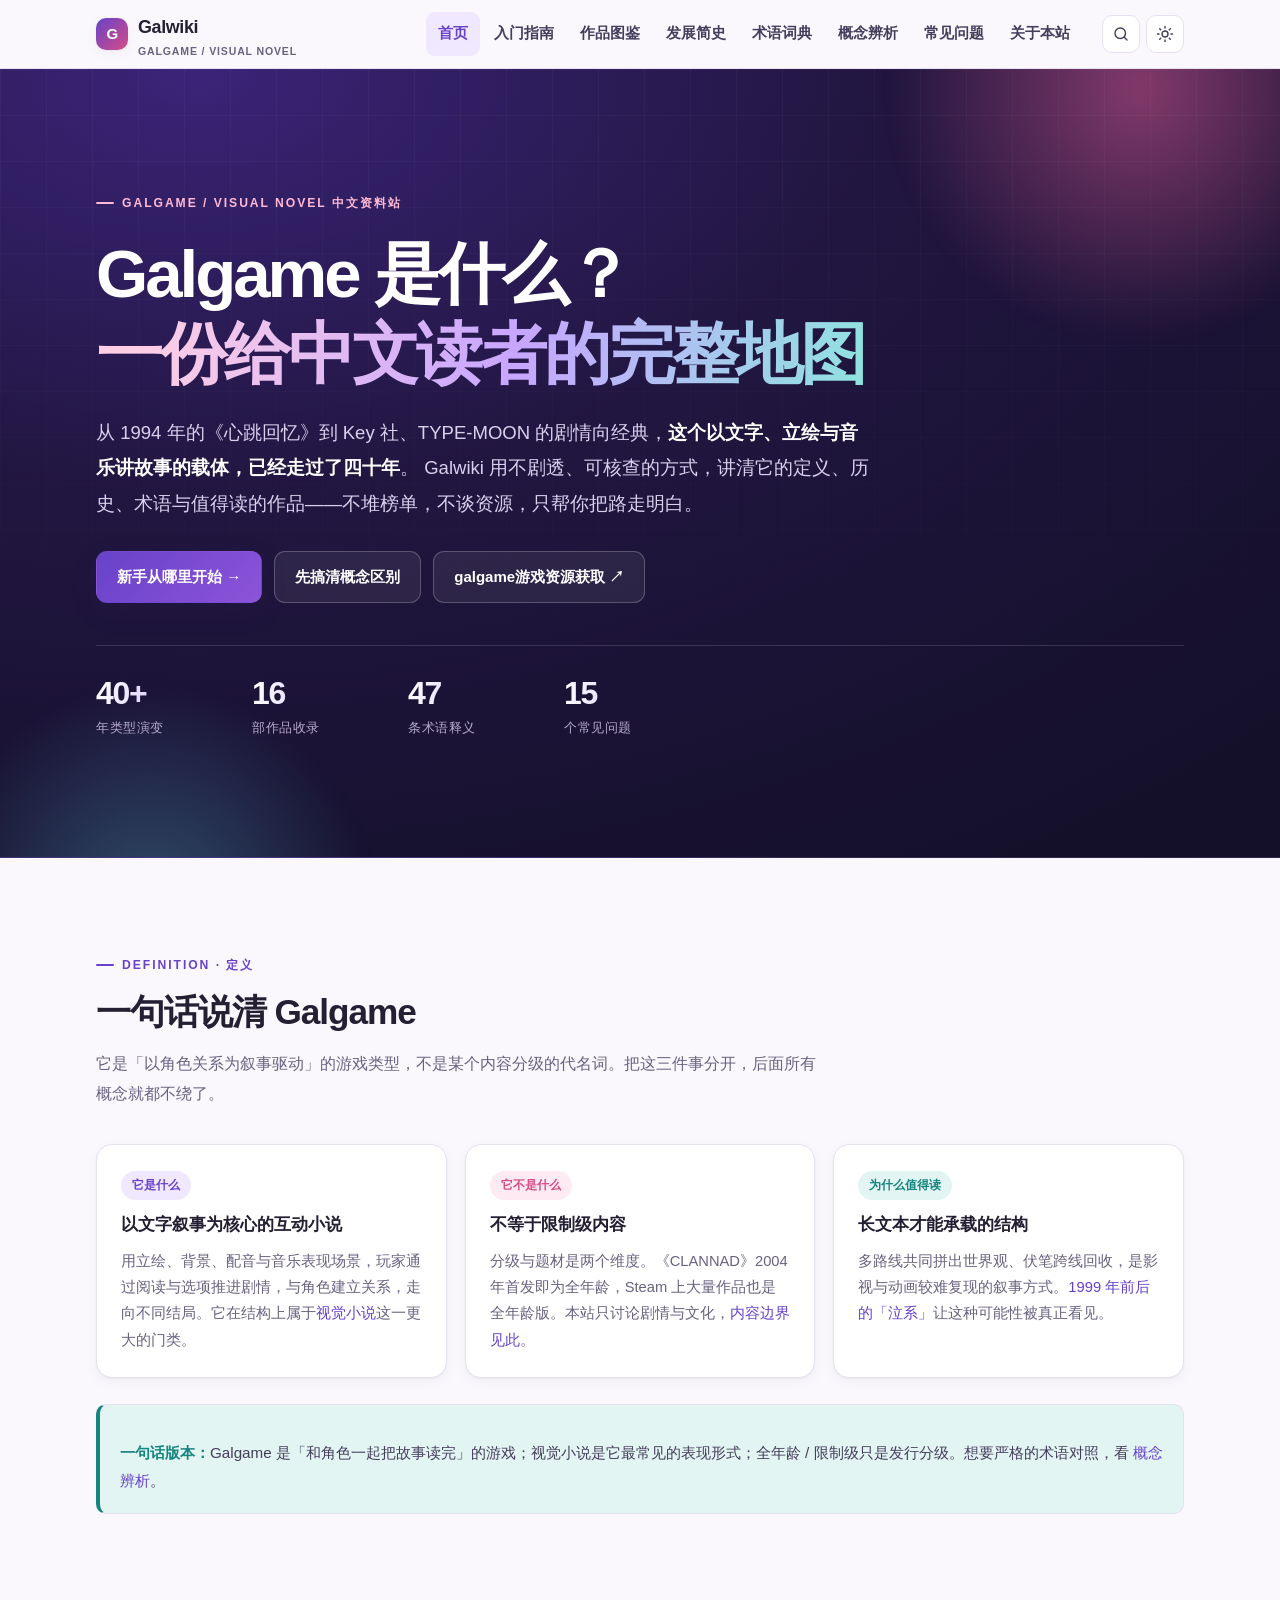
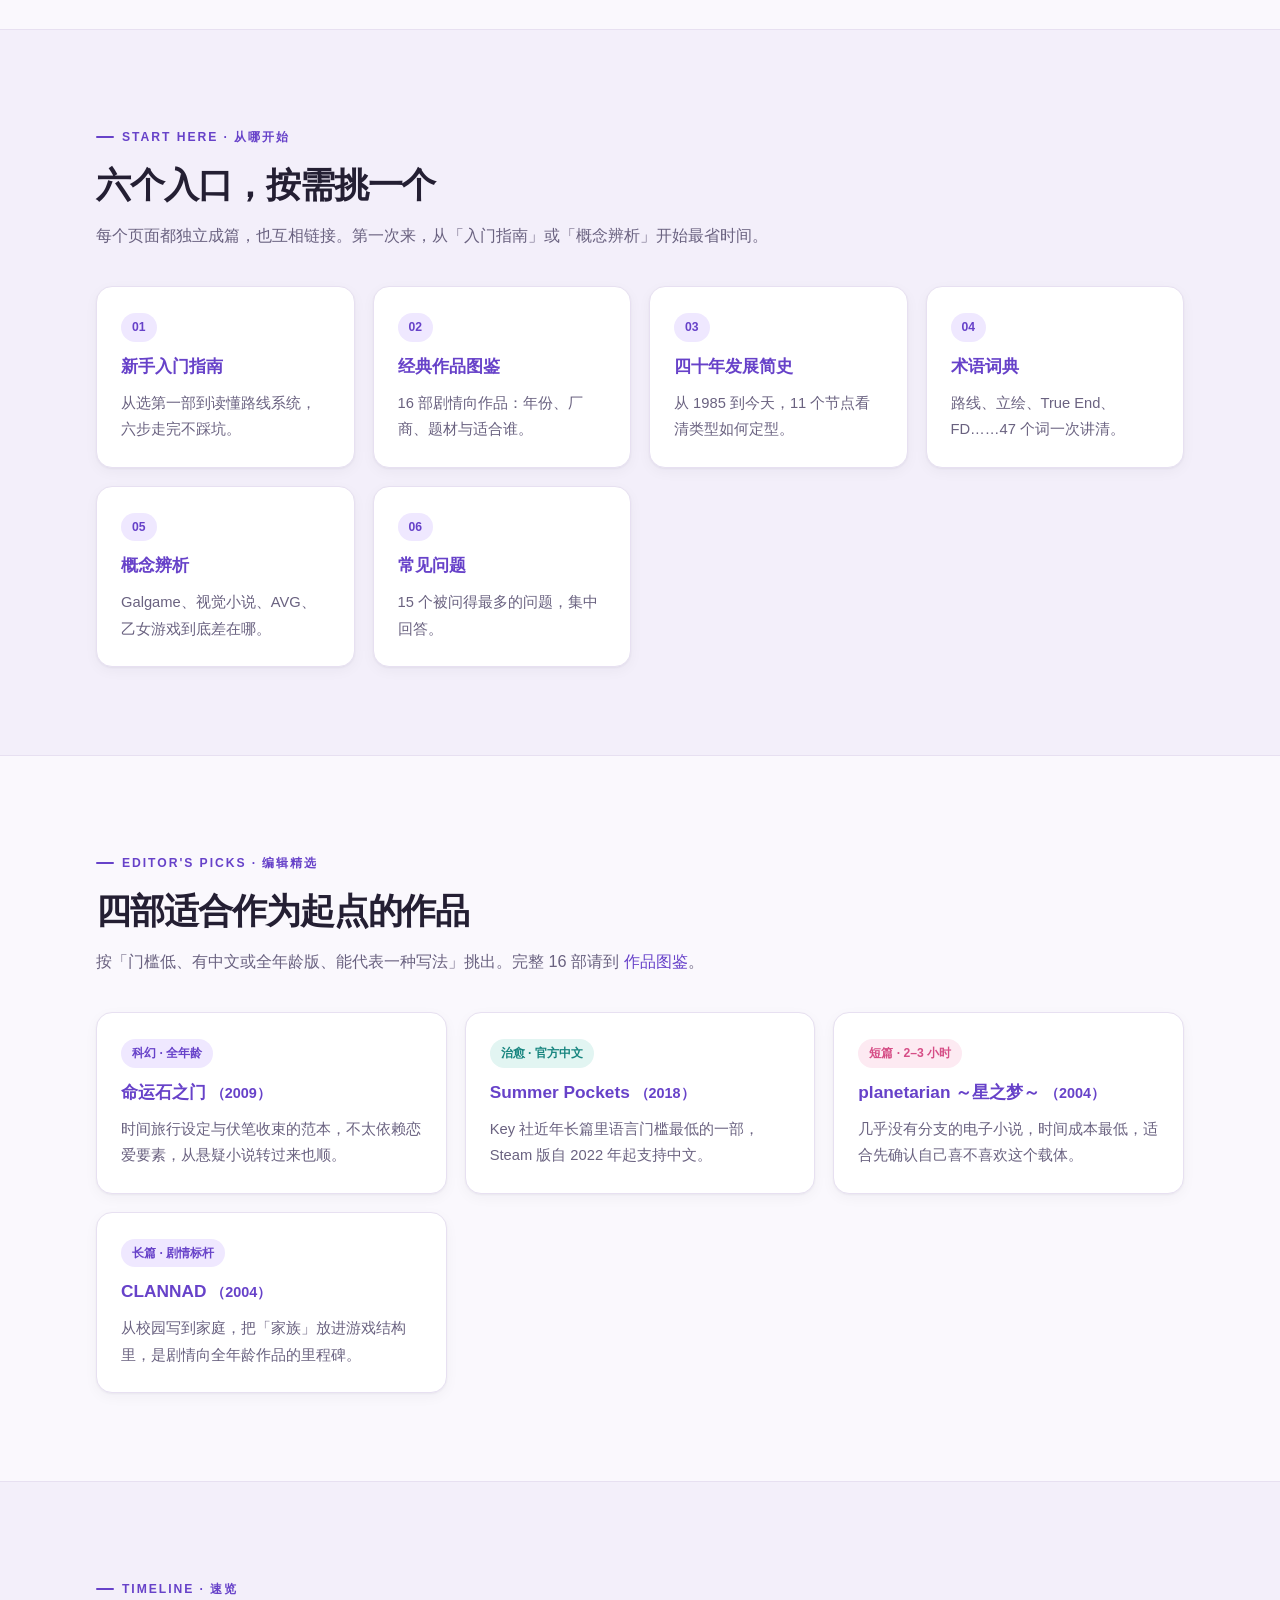
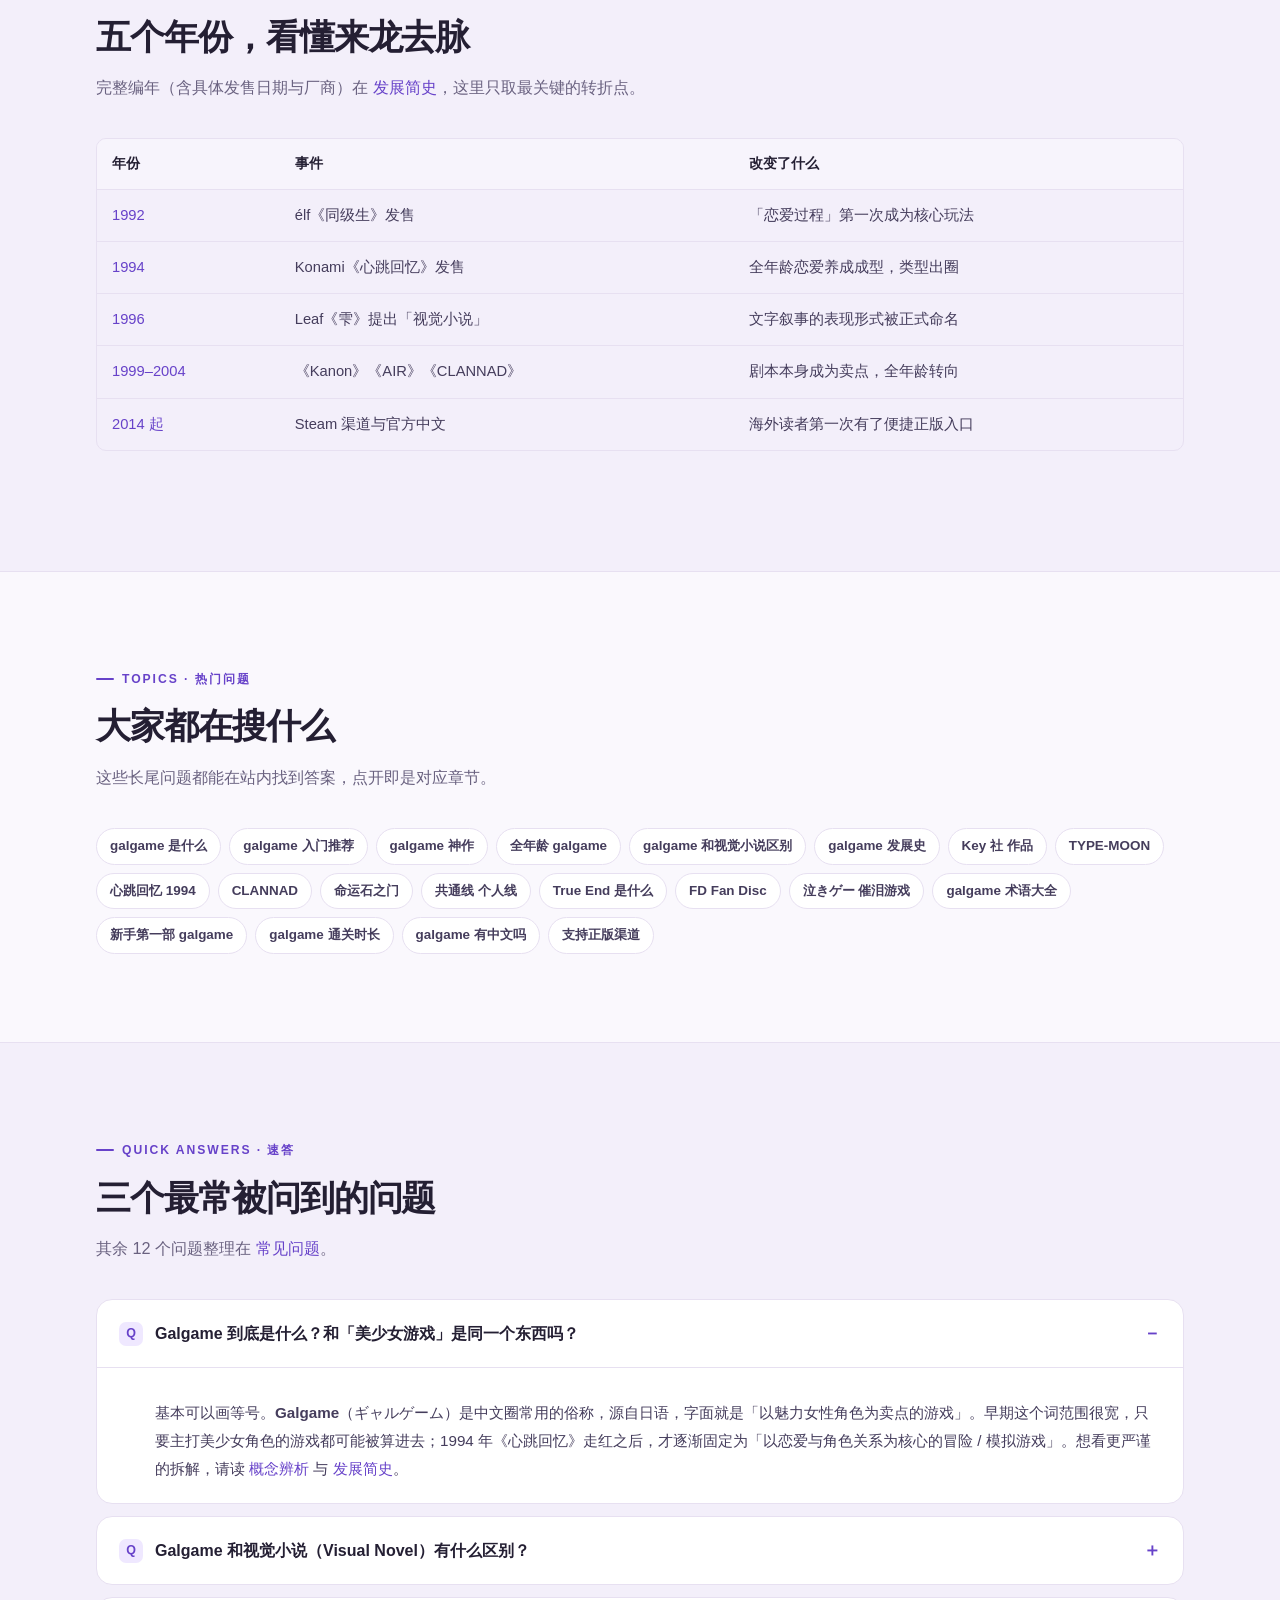
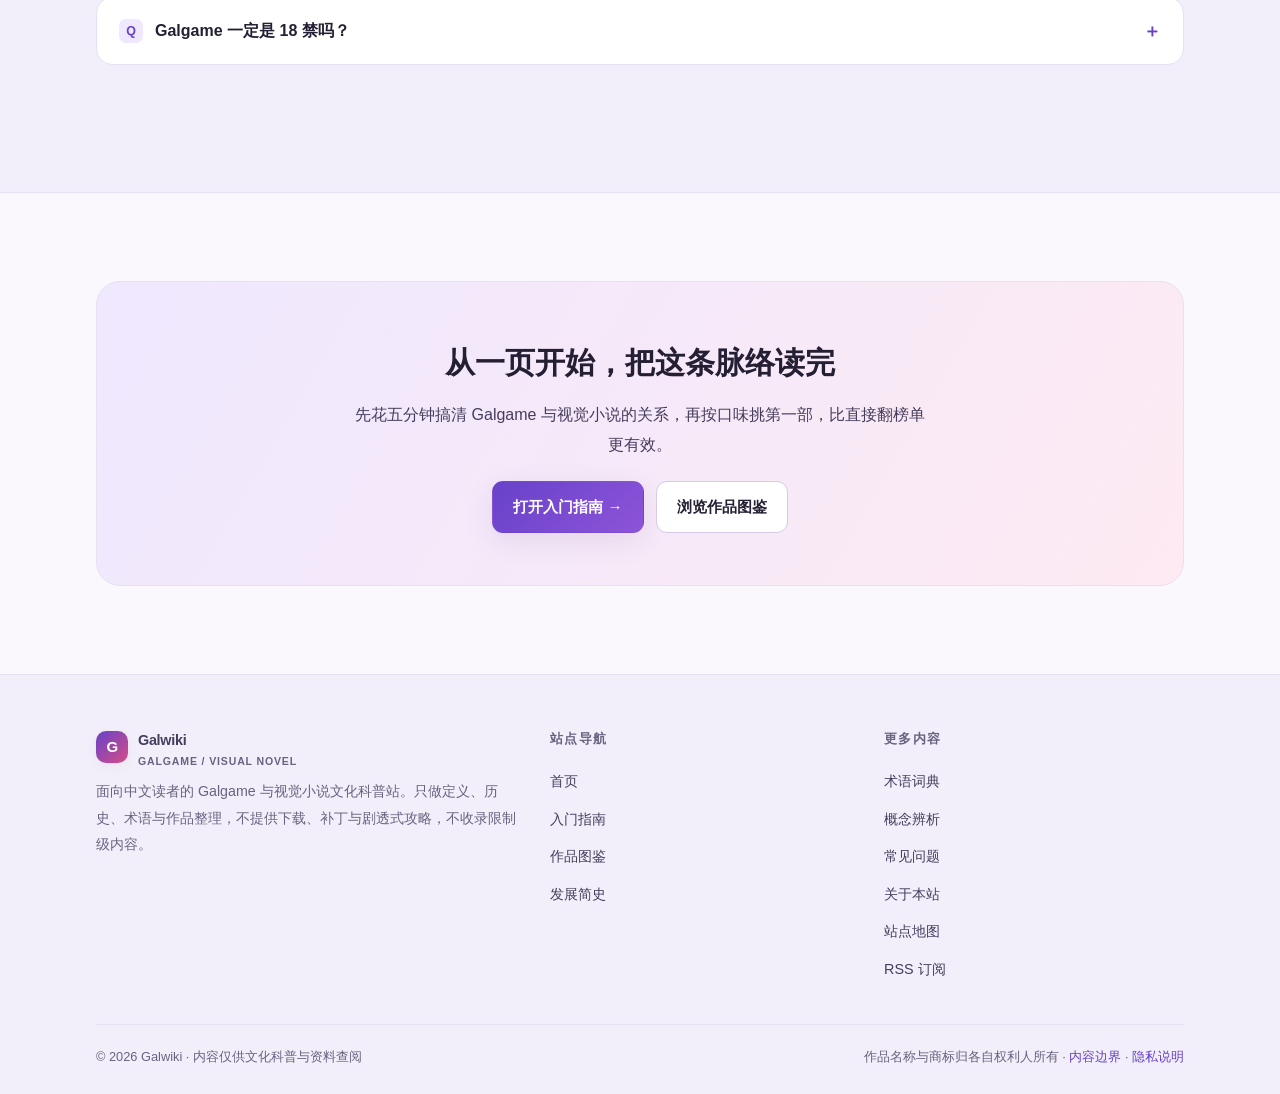
<file: index.html>
<!DOCTYPE html>
<html lang="zh-CN" data-theme="light">
<head>
<meta charset="utf-8">
<meta name="viewport" content="width=device-width, initial-scale=1, viewport-fit=cover">
<title>Galgame 是什么？视觉小说入门、经典作品与发展简史 | Galwiki</title>
<meta name="description" content="Galgame 是什么？用不剧透、可核查的方式讲清定义、与视觉小说的区别、四十年发展简史和 16 部剧情向经典作品，附新手入门指南、术语词典与常见问题。">
<meta name="keywords" content="galgame,galgame是什么,美少女游戏,视觉小说,galgame入门,galgame推荐,galgame发展史,Visual Novel">
<meta name="author" content="Galwiki 编辑部">
<meta name="robots" content="index, follow, max-image-preview:large, max-snippet:-1">
<meta name="theme-color" content="#6742c9" media="(prefers-color-scheme: light)">
<meta name="theme-color" content="#100e19" media="(prefers-color-scheme: dark)">
<link rel="canonical" href="https://galgameinfowiki.github.io/">
<link rel="alternate" type="application/rss+xml" title="Galwiki · 视觉小说与 Galgame 文化图鉴 RSS" href="https://galgameinfowiki.github.io/rss.xml">
<link rel="icon" type="image/svg+xml" href="assets/img/favicon.svg">

<meta property="og:site_name" content="Galwiki · 视觉小说与 Galgame 文化图鉴">
<meta property="og:type" content="website">
<meta property="og:locale" content="zh_CN">
<meta property="og:title" content="Galgame 是什么？视觉小说入门、经典作品与发展简史 | Galwiki">
<meta property="og:description" content="Galgame 是什么？用不剧透、可核查的方式讲清定义、与视觉小说的区别、四十年发展简史和 16 部剧情向经典作品，附新手入门指南、术语词典与常见问题。">
<meta property="og:url" content="https://galgameinfowiki.github.io/">
<meta property="og:image" content="https://galgameinfowiki.github.io/assets/img/og-cover.png">
<meta property="og:image:width" content="1200">
<meta property="og:image:height" content="630">
<meta property="og:image:alt" content="Galwiki · 视觉小说与 Galgame 文化图鉴">
<meta name="twitter:card" content="summary_large_image">
<meta name="twitter:title" content="Galgame 是什么？视觉小说入门、经典作品与发展简史 | Galwiki">
<meta name="twitter:description" content="Galgame 是什么？用不剧透、可核查的方式讲清定义、与视觉小说的区别、四十年发展简史和 16 部剧情向经典作品，附新手入门指南、术语词典与常见问题。">
<meta name="twitter:image" content="https://galgameinfowiki.github.io/assets/img/og-cover.png">

<script>(function(){var t;try{t=localStorage.getItem('galwiki-theme')}catch(e){}if(!t){t=window.matchMedia('(prefers-color-scheme: dark)').matches?'dark':'light'}document.documentElement.setAttribute('data-theme',t)})();</script>
<link rel="preload" href="assets/css/style.css" as="style">
<link rel="stylesheet" href="assets/css/style.css">
<script src="search-index.js" defer></script>
<script src="assets/js/main.js" defer></script>
<script type="application/ld+json">
{
  "@context": "https://schema.org",
  "@graph": [
    {
      "@type": "WebSite",
      "@id": "https://galgameinfowiki.github.io/#website",
      "url": "https://galgameinfowiki.github.io/",
      "name": "Galwiki · 视觉小说与 Galgame 文化图鉴",
      "alternateName": "Galwiki",
      "description": "用清晰、准确、无剧透的方式讲清 Galgame 是什么：从 1994 年《心跳回忆》到 Key 社、TYPE-MOON 的剧情向经典，提供新手入门指南、作品图鉴、发展简史、术语词典与常见问题。",
      "inLanguage": "zh-CN",
      "publisher": {
        "@id": "https://galgameinfowiki.github.io/#organization"
      }
    },
    {
      "@type": "Organization",
      "@id": "https://galgameinfowiki.github.io/#organization",
      "name": "Galwiki",
      "url": "https://galgameinfowiki.github.io/",
      "description": "面向中文读者的 Galgame 与视觉小说文化科普与资料站，聚焦剧情向、全年龄向作品的整理与考据。",
      "logo": {
        "@type": "ImageObject",
        "url": "https://galgameinfowiki.github.io/assets/img/og-cover.png"
      },
      "email": "hello@galgameinfowiki.github.io"
    },
    {
      "@type": "WebPage",
      "@id": "https://galgameinfowiki.github.io/#webpage",
      "url": "https://galgameinfowiki.github.io/",
      "name": "Galgame 是什么？一份给中文读者的完整地图",
      "headline": "Galgame 是什么？一份给中文读者的完整地图",
      "description": "Galgame 是什么？用不剧透、可核查的方式讲清定义、与视觉小说的区别、四十年发展简史和 16 部剧情向经典作品，附新手入门指南、术语词典与常见问题。",
      "inLanguage": "zh-CN",
      "isPartOf": {
        "@id": "https://galgameinfowiki.github.io/#website"
      },
      "datePublished": "2026-11-10",
      "dateModified": "2026-11-10",
      "author": {
        "@id": "https://galgameinfowiki.github.io/#organization"
      },
      "publisher": {
        "@id": "https://galgameinfowiki.github.io/#organization"
      },
      "mainEntityOfPage": "https://galgameinfowiki.github.io/",
      "image": {
        "@type": "ImageObject",
        "url": "https://galgameinfowiki.github.io/assets/img/og-cover.png",
        "width": 1200,
        "height": 630
      }
    }
  ]
}
</script>
</head>
<body>
<a class="skip-link" href="#main">跳到正文</a>
<div id="progress" role="presentation"></div>
<header class="site-header">
  <div class="container header-inner">
    <a class="brand" href="index.html" aria-label="Galwiki · 视觉小说与 Galgame 文化图鉴 首页">
      <span class="brand-mark" aria-hidden="true">G</span>
      <span>Galwiki<small>GALGAME / VISUAL NOVEL</small></span>
    </a>
    <nav class="nav" id="primary-nav" aria-label="主导航">
<a href="index.html" aria-current="page">首页</a>
<a href="guide.html">入门指南</a>
<a href="works.html">作品图鉴</a>
<a href="history.html">发展简史</a>
<a href="glossary.html">术语词典</a>
<a href="compare.html">概念辨析</a>
<a href="faq.html">常见问题</a>
<a href="about.html">关于本站</a>
    </nav>
    <div class="header-actions">
      <button class="icon-btn" type="button" data-search-open aria-label="打开站内搜索" title="站内搜索 (Ctrl/⌘ + K)"><svg viewBox="0 0 24 24" aria-hidden="true"><circle cx="11" cy="11" r="7"/><path d="M20 20l-3.6-3.6"/></svg></button>
      <button class="icon-btn" type="button" id="theme-toggle" aria-label="切换深色模式" title="切换深色模式"><svg class="icon-sun" viewBox="0 0 24 24" aria-hidden="true"><circle cx="12" cy="12" r="4"/><path d="M12 2v2M12 20v2M4.9 4.9l1.4 1.4M17.7 17.7l1.4 1.4M2 12h2M20 12h2M4.9 19.1l1.4-1.4M17.7 6.3l1.4-1.4"/></svg><svg class="icon-moon" viewBox="0 0 24 24" aria-hidden="true"><path d="M20 14.5A8.5 8.5 0 0 1 9.5 4a8.5 8.5 0 1 0 10.5 10.5z"/></svg></button>
      <button class="icon-btn menu-toggle" type="button" id="menu-toggle" aria-expanded="false" aria-controls="primary-nav" aria-label="打开导航菜单"><svg viewBox="0 0 24 24" aria-hidden="true"><path d="M4 7h16M4 12h16M4 17h16"/></svg></button>
    </div>
  </div>
</header>
<main id="main" tabindex="-1">

<section class="hero">
  <div class="hero-grid-overlay" aria-hidden="true"></div>
  <div class="container hero-inner">
    <span class="eyebrow">Galgame / Visual Novel 中文资料站</span>
    <h1>Galgame 是什么？<br><span class="grad">一份给中文读者的完整地图</span></h1>
    <p class="hero-lead">
      从 1994 年的《心跳回忆》到 Key 社、TYPE-MOON 的剧情向经典，<strong>这个以文字、立绘与音乐讲故事的载体，已经走过了四十年</strong>。
      Galwiki 用不剧透、可核查的方式，讲清它的定义、历史、术语与值得读的作品——不堆榜单，不谈资源，只帮你把路走明白。
    </p>
    <div class="hero-actions">
      <a class="btn btn-primary" href="guide.html">新手从哪里开始 →</a>
      <a class="btn btn-ghost" href="compare.html">先搞清概念区别</a>
      <a class="btn btn-ghost" href="https://game123.download/" target="_blank" rel="noopener">galgame游戏资源获取 ↗</a>
    </div>
    <div class="hero-stats">
      <div><span class="num">40+</span><span class="label">年类型演变</span></div>
      <div><span class="num">16</span><span class="label">部作品收录</span></div>
      <div><span class="num">47</span><span class="label">条术语释义</span></div>
      <div><span class="num">15</span><span class="label">个常见问题</span></div>
    </div>
  </div>
</section>

<section class="section" id="definition">
  <div class="container">
    <div class="section-head">
      <span class="eyebrow">Definition · 定义</span>
      <h2>一句话说清 Galgame</h2>
      <p>它是「以角色关系为叙事驱动」的游戏类型，不是某个内容分级的代名词。把这三件事分开，后面所有概念就都不绕了。</p>
    </div>
    <div class="grid">
      <div class="card">
        <span class="tag tag-brand">它是什么</span>
        <h3 style="margin-top:12px">以文字叙事为核心的互动小说</h3>
        <p>用立绘、背景、配音与音乐表现场景，玩家通过阅读与选项推进剧情，与角色建立关系，走向不同结局。它在结构上属于<a href="compare.html#matrix">视觉小说</a>这一更大的门类。</p>
      </div>
      <div class="card">
        <span class="tag tag-pink">它不是什么</span>
        <h3 style="margin-top:12px">不等于限制级内容</h3>
        <p>分级与题材是两个维度。《CLANNAD》2004 年首发即为全年龄，Steam 上大量作品也是全年龄版。本站只讨论剧情与文化，<a href="about.html#boundary">内容边界见此</a>。</p>
      </div>
      <div class="card">
        <span class="tag tag-teal">为什么值得读</span>
        <h3 style="margin-top:12px">长文本才能承载的结构</h3>
        <p>多路线共同拼出世界观、伏笔跨线回收，是影视与动画较难复现的叙事方式。<a href="history.html#1999">1999 年前后的「泣系」</a>让这种可能性被真正看见。</p>
      </div>
    </div>
    <div class="callout" style="margin-top:26px">
      <p><strong>一句话版本：</strong>Galgame 是「和角色一起把故事读完」的游戏；视觉小说是它最常见的表现形式；全年龄 / 限制级只是发行分级。想要严格的术语对照，看 <a href="compare.html">概念辨析</a>。</p>
    </div>
  </div>
</section>

<section class="section section-alt" id="start">
  <div class="container">
    <div class="section-head">
      <span class="eyebrow">Start here · 从哪开始</span>
      <h2>六个入口，按需挑一个</h2>
      <p>每个页面都独立成篇，也互相链接。第一次来，从「入门指南」或「概念辨析」开始最省时间。</p>
    </div>
    <div class="grid"><a class="card" href="guide.html"><span class="tag tag-brand">01</span><h3 style="margin-top:12px">新手入门指南</h3><p>从选第一部到读懂路线系统，六步走完不踩坑。</p></a>
<a class="card" href="works.html"><span class="tag tag-brand">02</span><h3 style="margin-top:12px">经典作品图鉴</h3><p>16 部剧情向作品：年份、厂商、题材与适合谁。</p></a>
<a class="card" href="history.html"><span class="tag tag-brand">03</span><h3 style="margin-top:12px">四十年发展简史</h3><p>从 1985 到今天，11 个节点看清类型如何定型。</p></a>
<a class="card" href="glossary.html"><span class="tag tag-brand">04</span><h3 style="margin-top:12px">术语词典</h3><p>路线、立绘、True End、FD……47 个词一次讲清。</p></a>
<a class="card" href="compare.html"><span class="tag tag-brand">05</span><h3 style="margin-top:12px">概念辨析</h3><p>Galgame、视觉小说、AVG、乙女游戏到底差在哪。</p></a>
<a class="card" href="faq.html"><span class="tag tag-brand">06</span><h3 style="margin-top:12px">常见问题</h3><p>15 个被问得最多的问题，集中回答。</p></a></div>
  </div>
</section>

<section class="section" id="picks">
  <div class="container">
    <div class="section-head">
      <span class="eyebrow">Editor's picks · 编辑精选</span>
      <h2>四部适合作为起点的作品</h2>
      <p>按「门槛低、有中文或全年龄版、能代表一种写法」挑出。完整 16 部请到 <a href="works.html">作品图鉴</a>。</p>
    </div>
    <div class="grid grid-2">
      <a class="card" href="works.html#steins-gate"><span class="tag tag-brand">科幻 · 全年龄</span><h3 style="margin-top:12px">命运石之门 <small>（2009）</small></h3><p>时间旅行设定与伏笔收束的范本，不太依赖恋爱要素，从悬疑小说转过来也顺。</p></a>
      <a class="card" href="works.html#summer-pockets"><span class="tag tag-teal">治愈 · 官方中文</span><h3 style="margin-top:12px">Summer Pockets <small>（2018）</small></h3><p>Key 社近年长篇里语言门槛最低的一部，Steam 版自 2022 年起支持中文。</p></a>
      <a class="card" href="works.html#planetarian"><span class="tag tag-pink">短篇 · 2–3 小时</span><h3 style="margin-top:12px">planetarian ～星之梦～ <small>（2004）</small></h3><p>几乎没有分支的电子小说，时间成本最低，适合先确认自己喜不喜欢这个载体。</p></a>
      <a class="card" href="works.html#clannad"><span class="tag tag-brand">长篇 · 剧情标杆</span><h3 style="margin-top:12px">CLANNAD <small>（2004）</small></h3><p>从校园写到家庭，把「家族」放进游戏结构里，是剧情向全年龄作品的里程碑。</p></a>
    </div>
  </div>
</section>

<section class="section section-alt" id="timeline-brief">
  <div class="container">
    <div class="section-head">
      <span class="eyebrow">Timeline · 速览</span>
      <h2>五个年份，看懂来龙去脉</h2>
      <p>完整编年（含具体发售日期与厂商）在 <a href="history.html">发展简史</a>，这里只取最关键的转折点。</p>
    </div>
    <div class="table-wrap">
      <table>
        <caption class="visually-hidden">Galgame 发展史五个关键年份</caption>
        <thead><tr><th scope="col">年份</th><th scope="col">事件</th><th scope="col">改变了什么</th></tr></thead>
        <tbody>
          <tr><td><a href="history.html#1992">1992</a></td><td>élf《同级生》发售</td><td>「恋爱过程」第一次成为核心玩法</td></tr>
          <tr><td><a href="history.html#1994">1994</a></td><td>Konami《心跳回忆》发售</td><td>全年龄恋爱养成成型，类型出圈</td></tr>
          <tr><td><a href="history.html#1996">1996</a></td><td>Leaf《雫》提出「视觉小说」</td><td>文字叙事的表现形式被正式命名</td></tr>
          <tr><td><a href="history.html#1999">1999–2004</a></td><td>《Kanon》《AIR》《CLANNAD》</td><td>剧本本身成为卖点，全年龄转向</td></tr>
          <tr><td><a href="history.html#2014">2014 起</a></td><td>Steam 渠道与官方中文</td><td>海外读者第一次有了便捷正版入口</td></tr>
        </tbody>
      </table>
    </div>
  </div>
</section>

<section class="section" id="keywords">
  <div class="container">
    <div class="section-head">
      <span class="eyebrow">Topics · 热门问题</span>
      <h2>大家都在搜什么</h2>
      <p>这些长尾问题都能在站内找到答案，点开即是对应章节。</p>
    </div>
    <div class="keyword-row">
      <a href="compare.html">galgame 是什么</a><a href="guide.html">galgame 入门推荐</a><a href="works.html">galgame 神作</a><a href="works.html#list">全年龄 galgame</a><a href="compare.html#matrix">galgame 和视觉小说区别</a><a href="history.html">galgame 发展史</a><a href="works.html#clannad">Key 社 作品</a><a href="works.html#fate-stay-night">TYPE-MOON</a><a href="history.html#1994">心跳回忆 1994</a><a href="works.html#clannad">CLANNAD</a><a href="works.html#steins-gate">命运石之门</a><a href="glossary.html#structure">共通线 个人线</a><a href="glossary.html#true-end">True End 是什么</a><a href="glossary.html#release">FD Fan Disc</a><a href="glossary.html#basics">泣きゲー 催泪游戏</a><a href="glossary.html">galgame 术语大全</a><a href="guide.html#step3">新手第一部 galgame</a><a href="guide.html#time">galgame 通关时长</a><a href="faq.html">galgame 有中文吗</a><a href="faq.html">支持正版渠道</a>
    </div>
  </div>
</section>

<section class="section section-alt" id="quick-faq">
  <div class="container">
    <div class="section-head">
      <span class="eyebrow">Quick answers · 速答</span>
      <h2>三个最常被问到的问题</h2>
      <p>其余 12 个问题整理在 <a href="faq.html">常见问题</a>。</p>
    </div>
    <div class="faq-list"><details class="faq-item" open><summary>Galgame 到底是什么？和「美少女游戏」是同一个东西吗？</summary><div class="answer"><p>基本可以画等号。<strong>Galgame</strong>（ギャルゲーム）是中文圈常用的俗称，源自日语，字面就是「以魅力女性角色为卖点的游戏」。早期这个词范围很宽，只要主打美少女角色的游戏都可能被算进去；1994 年《心跳回忆》走红之后，才逐渐固定为「以恋爱与角色关系为核心的冒险 / 模拟游戏」。想看更严谨的拆解，请读 <a href="compare.html">概念辨析</a> 与 <a href="history.html">发展简史</a>。</p></div></details>
<details class="faq-item"><summary>Galgame 和视觉小说（Visual Novel）有什么区别？</summary><div class="answer"><p>严格说，<strong>视觉小说是一种表现形式，Galgame 是一类作品</strong>。视觉小说强调「文字覆盖画面、像读小说一样推进」，这个叫法由 Leaf 社在 1996 年的《雫》上首次使用；Galgame 更强调「攻略角色、达成结局」的目标导向。现实中两者大量重叠，日常交流里混用完全没问题。<a href="compare.html">这里有对照表</a>。</p></div></details>
<details class="faq-item"><summary>Galgame 一定是 18 禁吗？</summary><div class="answer"><p>不是。<strong>内容分级与叙事类型是两个独立维度</strong>。这个品类里既有全年龄定位的作品，也有同一部作品分别推出原版与全年龄版的情况，例如《CLANNAD》从 2004 年首发就是全年龄，Steam 等国际平台上架的也以全年龄版为主。本站只讨论剧情与文化，不收录、不提供限制级内容；未成年人请选择明确标注全年龄的版本，并以官方商店分级为准。</p></div></details></div>
  </div>
</section>

<section class="section" style="padding-top:0">
  <div class="container">
<aside class="cta-band">
  <h2>从一页开始，把这条脉络读完</h2>
  <p>先花五分钟搞清 Galgame 与视觉小说的关系，再按口味挑第一部，比直接翻榜单更有效。</p>
  <div class="hero-actions">
    <a class="btn btn-primary" href="guide.html">打开入门指南 →</a>
    <a class="btn btn-ghost" href="works.html">浏览作品图鉴</a>
  </div>
</aside></div>
</section>

</main>
<footer class="site-footer">
  <div class="container">
    <div class="footer-grid">
      <div class="footer-about">
        <a class="brand" href="index.html" aria-label="Galwiki 首页"><span class="brand-mark" aria-hidden="true">G</span><span>Galwiki<small>GALGAME / VISUAL NOVEL</small></span></a>
        <p>面向中文读者的 Galgame 与视觉小说文化科普站。只做定义、历史、术语与作品整理，不提供下载、补丁与剧透式攻略，不收录限制级内容。</p>
      </div>
      <div><h3>站点导航</h3><ul><li><a href="index.html">首页</a></li>
<li><a href="guide.html">入门指南</a></li>
<li><a href="works.html">作品图鉴</a></li>
<li><a href="history.html">发展简史</a></li></ul></div>
      <div><h3>更多内容</h3><ul><li><a href="glossary.html">术语词典</a></li>
<li><a href="compare.html">概念辨析</a></li>
<li><a href="faq.html">常见问题</a></li>
<li><a href="about.html">关于本站</a></li><li><a href="sitemap.xml">站点地图</a></li><li><a href="rss.xml">RSS 订阅</a></li></ul></div>
    </div>
    <div class="footer-bottom">
      <span>© 2026 Galwiki · 内容仅供文化科普与资料查阅</span>
      <span>作品名称与商标归各自权利人所有 · <a href="about.html#boundary">内容边界</a> · <a href="about.html#privacy">隐私说明</a></span>
    </div>
  </div>
</footer>
<button class="back-top" id="back-top" type="button" aria-label="返回顶部" title="返回顶部"><svg viewBox="0 0 24 24" aria-hidden="true"><path d="M12 19V5M6 11l6-6 6 6"/></svg></button>
<div class="search-backdrop" id="search-backdrop" role="dialog" aria-modal="true" aria-label="站内搜索" aria-hidden="true">
  <div class="search-panel">
    <div class="search-field">
      <svg viewBox="0 0 24 24" aria-hidden="true"><circle cx="11" cy="11" r="7"/><path d="M20 20l-3.6-3.6"/></svg>
      <input id="search-input" type="search" placeholder="搜索作品、术语、年份或问题…" autocomplete="off" spellcheck="false" aria-label="搜索站内内容">
      <kbd>ESC</kbd>
    </div>
    <div class="search-results" id="search-results" role="listbox" aria-label="搜索结果"></div>
    <div class="search-foot">↑ ↓ 选择 · Enter 打开 · Esc 关闭 · 按 D 切换深浅主题</div>
  </div>
</div>
</body>
</html>
</file>
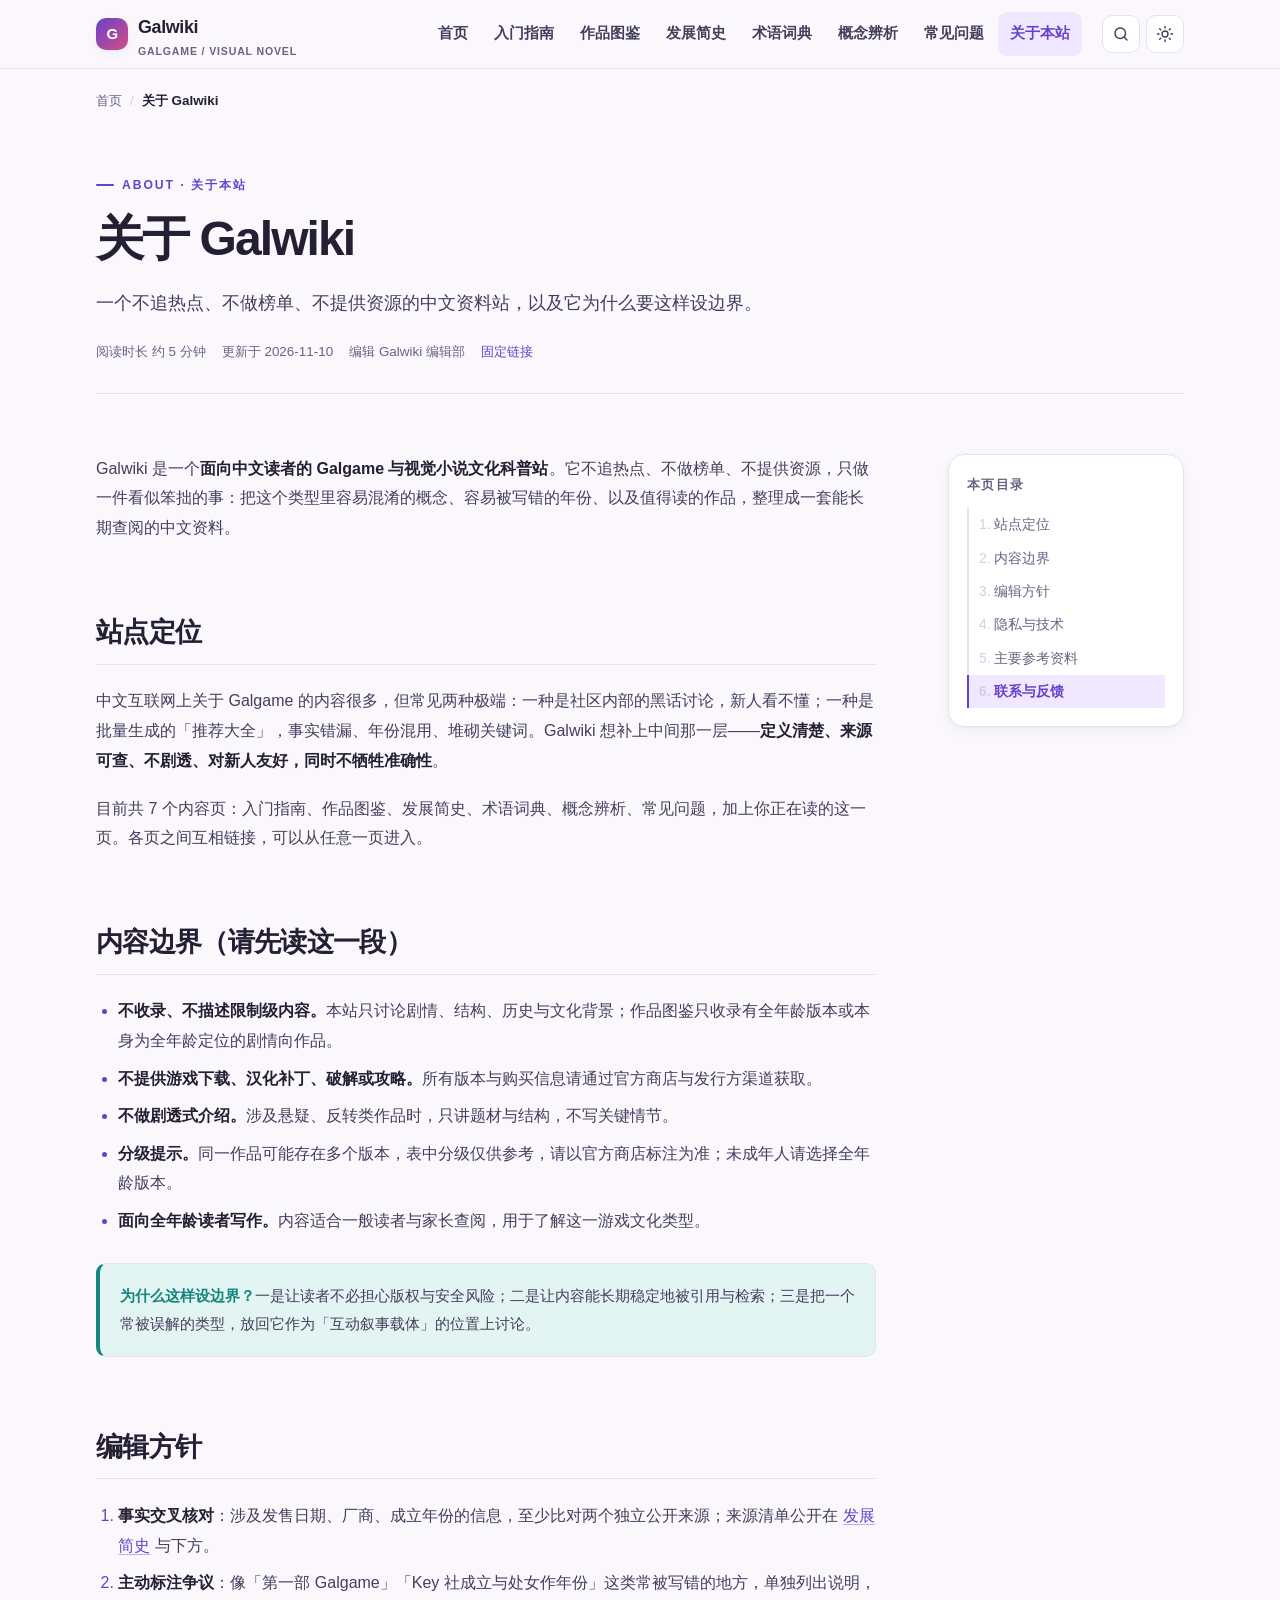
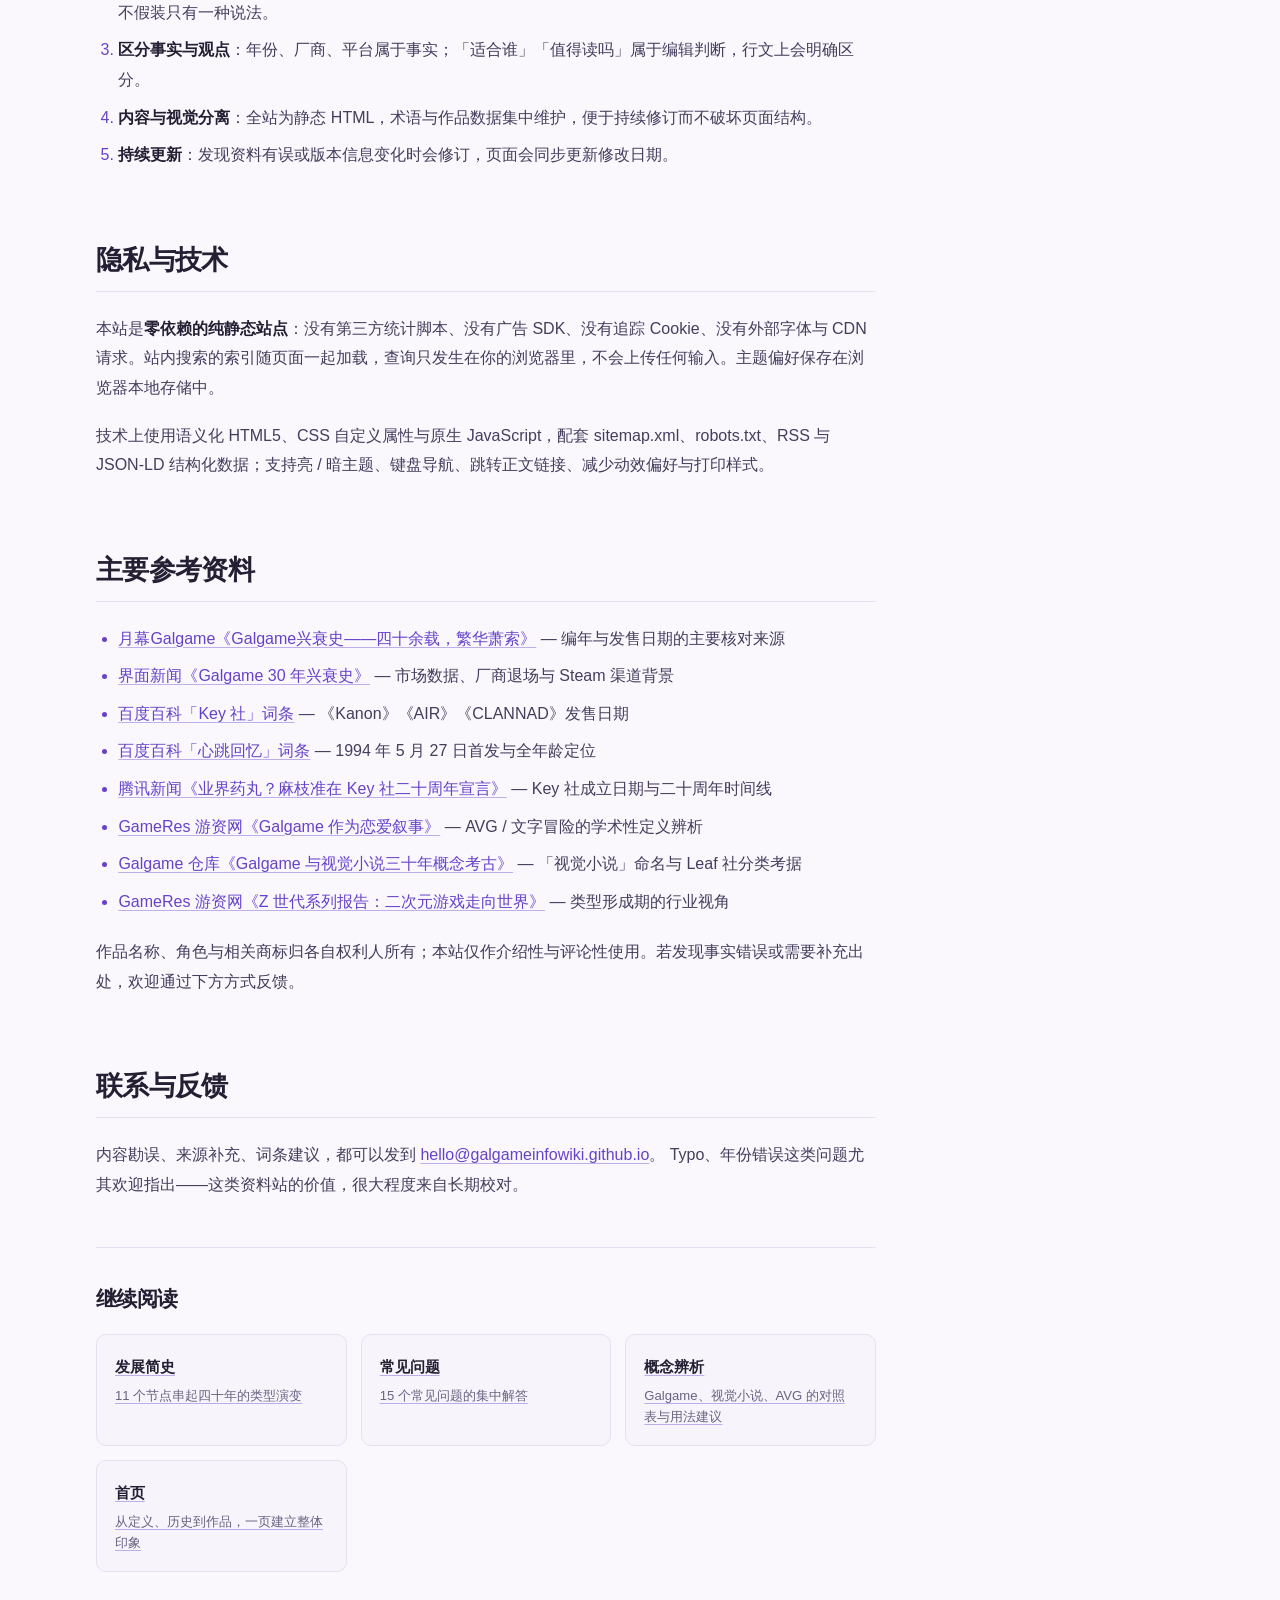
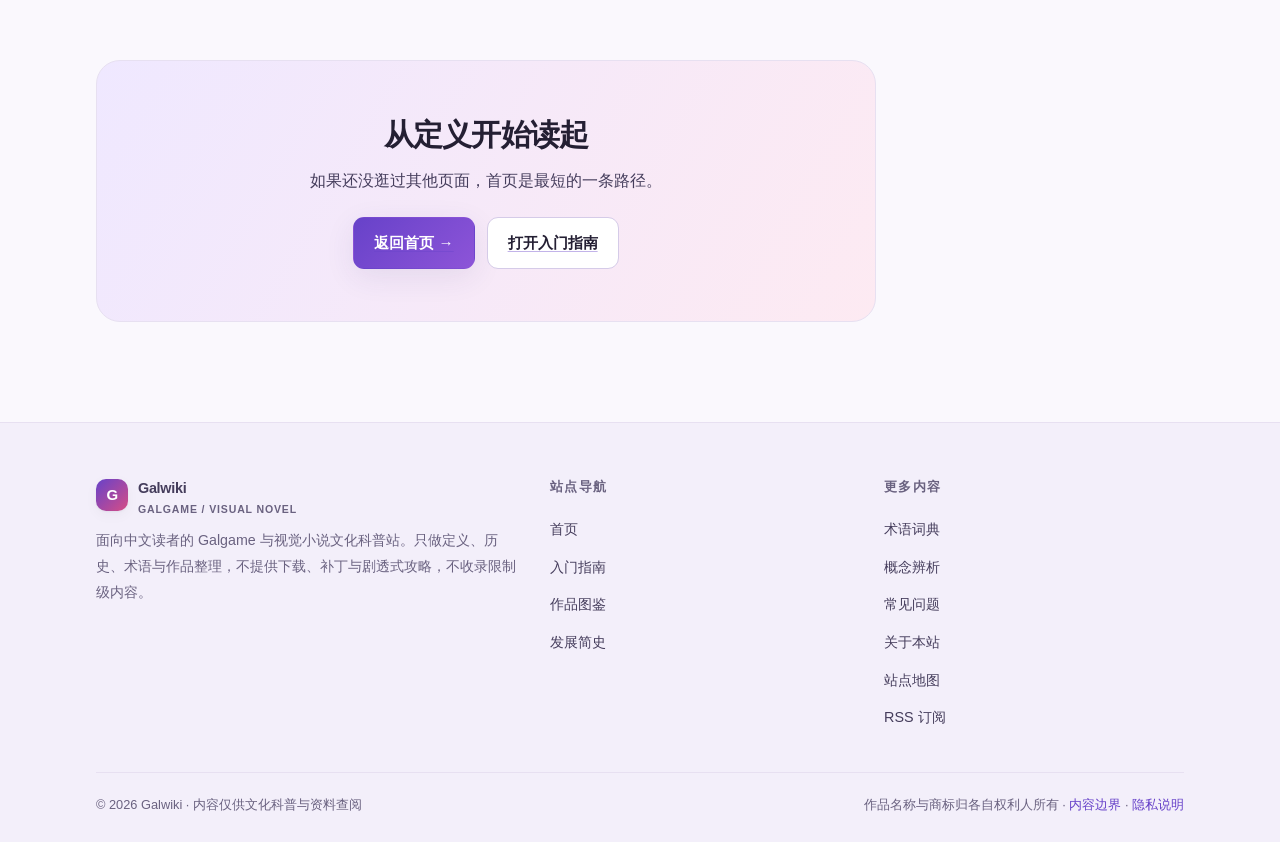
<file: about.html>
<!DOCTYPE html>
<html lang="zh-CN" data-theme="light">
<head>
<meta charset="utf-8">
<meta name="viewport" content="width=device-width, initial-scale=1, viewport-fit=cover">
<title>关于 Galwiki：站点定位、内容边界与编辑方针 | Galwiki</title>
<meta name="description" content="Galwiki 是面向中文读者的 Galgame 与视觉小说文化科普站。了解我们的内容边界、事实核对方针、隐私政策、技术说明与参考资料来源。">
<meta name="keywords" content="关于Galwiki,galgame资料站,内容边界,编辑方针,资料来源,隐私">
<meta name="author" content="Galwiki 编辑部">
<meta name="robots" content="index, follow, max-image-preview:large, max-snippet:-1">
<meta name="theme-color" content="#6742c9" media="(prefers-color-scheme: light)">
<meta name="theme-color" content="#100e19" media="(prefers-color-scheme: dark)">
<link rel="canonical" href="https://galgameinfowiki.github.io/about.html">
<link rel="alternate" type="application/rss+xml" title="Galwiki · 视觉小说与 Galgame 文化图鉴 RSS" href="https://galgameinfowiki.github.io/rss.xml">
<link rel="icon" type="image/svg+xml" href="assets/img/favicon.svg">

<meta property="og:site_name" content="Galwiki · 视觉小说与 Galgame 文化图鉴">
<meta property="og:type" content="article">
<meta property="og:locale" content="zh_CN">
<meta property="og:title" content="关于 Galwiki：站点定位、内容边界与编辑方针 | Galwiki">
<meta property="og:description" content="Galwiki 是面向中文读者的 Galgame 与视觉小说文化科普站。了解我们的内容边界、事实核对方针、隐私政策、技术说明与参考资料来源。">
<meta property="og:url" content="https://galgameinfowiki.github.io/about.html">
<meta property="og:image" content="https://galgameinfowiki.github.io/assets/img/og-cover.png">
<meta property="og:image:width" content="1200">
<meta property="og:image:height" content="630">
<meta property="og:image:alt" content="Galwiki · 视觉小说与 Galgame 文化图鉴">
<meta name="twitter:card" content="summary_large_image">
<meta name="twitter:title" content="关于 Galwiki：站点定位、内容边界与编辑方针 | Galwiki">
<meta name="twitter:description" content="Galwiki 是面向中文读者的 Galgame 与视觉小说文化科普站。了解我们的内容边界、事实核对方针、隐私政策、技术说明与参考资料来源。">
<meta name="twitter:image" content="https://galgameinfowiki.github.io/assets/img/og-cover.png">

<script>(function(){var t;try{t=localStorage.getItem('galwiki-theme')}catch(e){}if(!t){t=window.matchMedia('(prefers-color-scheme: dark)').matches?'dark':'light'}document.documentElement.setAttribute('data-theme',t)})();</script>
<link rel="preload" href="assets/css/style.css" as="style">
<link rel="stylesheet" href="assets/css/style.css">
<script src="search-index.js" defer></script>
<script src="assets/js/main.js" defer></script>
<script type="application/ld+json">
{
  "@context": "https://schema.org",
  "@graph": [
    {
      "@type": "WebSite",
      "@id": "https://galgameinfowiki.github.io/#website",
      "url": "https://galgameinfowiki.github.io/",
      "name": "Galwiki · 视觉小说与 Galgame 文化图鉴",
      "alternateName": "Galwiki",
      "description": "用清晰、准确、无剧透的方式讲清 Galgame 是什么：从 1994 年《心跳回忆》到 Key 社、TYPE-MOON 的剧情向经典，提供新手入门指南、作品图鉴、发展简史、术语词典与常见问题。",
      "inLanguage": "zh-CN",
      "publisher": {
        "@id": "https://galgameinfowiki.github.io/#organization"
      }
    },
    {
      "@type": "Organization",
      "@id": "https://galgameinfowiki.github.io/#organization",
      "name": "Galwiki",
      "url": "https://galgameinfowiki.github.io/",
      "description": "面向中文读者的 Galgame 与视觉小说文化科普与资料站，聚焦剧情向、全年龄向作品的整理与考据。",
      "logo": {
        "@type": "ImageObject",
        "url": "https://galgameinfowiki.github.io/assets/img/og-cover.png"
      },
      "email": "hello@galgameinfowiki.github.io"
    },
    {
      "@type": "BreadcrumbList",
      "@id": "https://galgameinfowiki.github.io/about.html#breadcrumb",
      "itemListElement": [
        {
          "@type": "ListItem",
          "position": 1,
          "name": "首页",
          "item": "https://galgameinfowiki.github.io/"
        },
        {
          "@type": "ListItem",
          "position": 2,
          "name": "关于 Galwiki",
          "item": "https://galgameinfowiki.github.io/about.html"
        }
      ]
    },
    {
      "@type": "AboutPage",
      "@id": "https://galgameinfowiki.github.io/about.html#webpage",
      "url": "https://galgameinfowiki.github.io/about.html",
      "name": "关于 Galwiki",
      "headline": "关于 Galwiki",
      "description": "Galwiki 是面向中文读者的 Galgame 与视觉小说文化科普站。了解我们的内容边界、事实核对方针、隐私政策、技术说明与参考资料来源。",
      "inLanguage": "zh-CN",
      "isPartOf": {
        "@id": "https://galgameinfowiki.github.io/#website"
      },
      "datePublished": "2026-11-10",
      "dateModified": "2026-11-10",
      "author": {
        "@id": "https://galgameinfowiki.github.io/#organization"
      },
      "publisher": {
        "@id": "https://galgameinfowiki.github.io/#organization"
      },
      "mainEntityOfPage": "https://galgameinfowiki.github.io/about.html",
      "image": {
        "@type": "ImageObject",
        "url": "https://galgameinfowiki.github.io/assets/img/og-cover.png",
        "width": 1200,
        "height": 630
      },
      "breadcrumb": {
        "@id": "https://galgameinfowiki.github.io/about.html#breadcrumb"
      }
    }
  ]
}
</script>
</head>
<body>
<a class="skip-link" href="#main">跳到正文</a>
<div id="progress" role="presentation"></div>
<header class="site-header">
  <div class="container header-inner">
    <a class="brand" href="index.html" aria-label="Galwiki · 视觉小说与 Galgame 文化图鉴 首页">
      <span class="brand-mark" aria-hidden="true">G</span>
      <span>Galwiki<small>GALGAME / VISUAL NOVEL</small></span>
    </a>
    <nav class="nav" id="primary-nav" aria-label="主导航">
<a href="index.html">首页</a>
<a href="guide.html">入门指南</a>
<a href="works.html">作品图鉴</a>
<a href="history.html">发展简史</a>
<a href="glossary.html">术语词典</a>
<a href="compare.html">概念辨析</a>
<a href="faq.html">常见问题</a>
<a href="about.html" aria-current="page">关于本站</a>
    </nav>
    <div class="header-actions">
      <button class="icon-btn" type="button" data-search-open aria-label="打开站内搜索" title="站内搜索 (Ctrl/⌘ + K)"><svg viewBox="0 0 24 24" aria-hidden="true"><circle cx="11" cy="11" r="7"/><path d="M20 20l-3.6-3.6"/></svg></button>
      <button class="icon-btn" type="button" id="theme-toggle" aria-label="切换深色模式" title="切换深色模式"><svg class="icon-sun" viewBox="0 0 24 24" aria-hidden="true"><circle cx="12" cy="12" r="4"/><path d="M12 2v2M12 20v2M4.9 4.9l1.4 1.4M17.7 17.7l1.4 1.4M2 12h2M20 12h2M4.9 19.1l1.4-1.4M17.7 6.3l1.4-1.4"/></svg><svg class="icon-moon" viewBox="0 0 24 24" aria-hidden="true"><path d="M20 14.5A8.5 8.5 0 0 1 9.5 4a8.5 8.5 0 1 0 10.5 10.5z"/></svg></button>
      <button class="icon-btn menu-toggle" type="button" id="menu-toggle" aria-expanded="false" aria-controls="primary-nav" aria-label="打开导航菜单"><svg viewBox="0 0 24 24" aria-hidden="true"><path d="M4 7h16M4 12h16M4 17h16"/></svg></button>
    </div>
  </div>
</header>
<main id="main" tabindex="-1">
<nav class="breadcrumb container" aria-label="面包屑导航">
  <ol><li><a href="index.html">首页</a></li><li aria-current="page">关于 Galwiki</li></ol>
</nav>
<div class="container">
  <div class="article-head">
    <span class="eyebrow">About · 关于本站</span>
    <h1>关于 Galwiki</h1>
    <p class="lead">一个不追热点、不做榜单、不提供资源的中文资料站，以及它为什么要这样设边界。</p>
    <div class="article-meta">
      <span>阅读时长 约 5 分钟</span>
      <span>更新于 2026-11-10</span>
      <span>编辑 Galwiki 编辑部</span>
      <span><a href="https://galgameinfowiki.github.io/about.html">固定链接</a></span>
    </div>
  </div>
</div>
<div class="container layout">
  <div class="layout-main">
<details class="toc-mobile"><summary>本页目录（6 节）</summary><ol><li><a href="#position">站点定位</a></li>
<li><a href="#boundary">内容边界</a></li>
<li><a href="#editorial">编辑方针</a></li>
<li><a href="#privacy">隐私与技术</a></li>
<li><a href="#sources">主要参考资料</a></li>
<li><a href="#contact">联系与反馈</a></li></ol></details>

<div class="prose">
  <p>Galwiki 是一个<strong>面向中文读者的 Galgame 与视觉小说文化科普站</strong>。它不追热点、不做榜单、不提供资源，只做一件看似笨拙的事：把这个类型里容易混淆的概念、容易被写错的年份、以及值得读的作品，整理成一套能长期查阅的中文资料。</p>

  <h2 id="position">站点定位</h2>
  <p>中文互联网上关于 Galgame 的内容很多，但常见两种极端：一种是社区内部的黑话讨论，新人看不懂；一种是批量生成的「推荐大全」，事实错漏、年份混用、堆砌关键词。Galwiki 想补上中间那一层——<strong>定义清楚、来源可查、不剧透、对新人友好，同时不牺牲准确性</strong>。</p>
  <p>目前共 7 个内容页：入门指南、作品图鉴、发展简史、术语词典、概念辨析、常见问题，加上你正在读的这一页。各页之间互相链接，可以从任意一页进入。</p>

  <h2 id="boundary">内容边界（请先读这一段）</h2>
  <ul>
    <li><strong>不收录、不描述限制级内容。</strong>本站只讨论剧情、结构、历史与文化背景；作品图鉴只收录有全年龄版本或本身为全年龄定位的剧情向作品。</li>
    <li><strong>不提供游戏下载、汉化补丁、破解或攻略。</strong>所有版本与购买信息请通过官方商店与发行方渠道获取。</li>
    <li><strong>不做剧透式介绍。</strong>涉及悬疑、反转类作品时，只讲题材与结构，不写关键情节。</li>
    <li><strong>分级提示。</strong>同一作品可能存在多个版本，表中分级仅供参考，请以官方商店标注为准；未成年人请选择全年龄版本。</li>
    <li><strong>面向全年龄读者写作。</strong>内容适合一般读者与家长查阅，用于了解这一游戏文化类型。</li>
  </ul>
  <div class="callout"><p><strong>为什么这样设边界？</strong>一是让读者不必担心版权与安全风险；二是让内容能长期稳定地被引用与检索；三是把一个常被误解的类型，放回它作为「互动叙事载体」的位置上讨论。</p></div>

  <h2 id="editorial">编辑方针</h2>
  <ol>
    <li><strong>事实交叉核对</strong>：涉及发售日期、厂商、成立年份的信息，至少比对两个独立公开来源；来源清单公开在 <a href="history.html#sources">发展简史</a> 与下方。</li>
    <li><strong>主动标注争议</strong>：像「第一部 Galgame」「Key 社成立与处女作年份」这类常被写错的地方，单独列出说明，不假装只有一种说法。</li>
    <li><strong>区分事实与观点</strong>：年份、厂商、平台属于事实；「适合谁」「值得读吗」属于编辑判断，行文上会明确区分。</li>
    <li><strong>内容与视觉分离</strong>：全站为静态 HTML，术语与作品数据集中维护，便于持续修订而不破坏页面结构。</li>
    <li><strong>持续更新</strong>：发现资料有误或版本信息变化时会修订，页面会同步更新修改日期。</li>
  </ol>

  <h2 id="privacy">隐私与技术</h2>
  <p>本站是<strong>零依赖的纯静态站点</strong>：没有第三方统计脚本、没有广告 SDK、没有追踪 Cookie、没有外部字体与 CDN 请求。站内搜索的索引随页面一起加载，查询只发生在你的浏览器里，不会上传任何输入。主题偏好保存在浏览器本地存储中。</p>
  <p>技术上使用语义化 HTML5、CSS 自定义属性与原生 JavaScript，配套 sitemap.xml、robots.txt、RSS 与 JSON-LD 结构化数据；支持亮 / 暗主题、键盘导航、跳转正文链接、减少动效偏好与打印样式。</p>

  <h2 id="sources">主要参考资料</h2>
  <ul><li><a href="https://www.ymgal.games/co/article/862229330900549632" rel="noopener noreferrer" target="_blank">月幕Galgame《Galgame兴衰史——四十余载，繁华萧索》</a><span class="visually-hidden">（编年与发售日期的主要核对来源）</span> — 编年与发售日期的主要核对来源</li>
<li><a href="https://www.jiemian.com/article/3066318.html" rel="noopener noreferrer" target="_blank">界面新闻《Galgame 30 年兴衰史》</a><span class="visually-hidden">（市场数据、厂商退场与 Steam 渠道背景）</span> — 市场数据、厂商退场与 Steam 渠道背景</li>
<li><a href="https://baike.baidu.com/item/Key%E7%A4%BE/3496070" rel="noopener noreferrer" target="_blank">百度百科「Key 社」词条</a><span class="visually-hidden">（《Kanon》《AIR》《CLANNAD》发售日期）</span> — 《Kanon》《AIR》《CLANNAD》发售日期</li>
<li><a href="https://baike.baidu.com/item/心跳回忆/12793" rel="noopener noreferrer" target="_blank">百度百科「心跳回忆」词条</a><span class="visually-hidden">（1994 年 5 月 27 日首发与全年龄定位）</span> — 1994 年 5 月 27 日首发与全年龄定位</li>
<li><a href="https://news.qq.com/rain/a/20190605A0S032" rel="noopener noreferrer" target="_blank">腾讯新闻《业界药丸？麻枝准在 Key 社二十周年宣言》</a><span class="visually-hidden">（Key 社成立日期与二十周年时间线）</span> — Key 社成立日期与二十周年时间线</li>
<li><a href="https://www.gameres.com/814538.html" rel="noopener noreferrer" target="_blank">GameRes 游资网《Galgame 作为恋爱叙事》</a><span class="visually-hidden">（AVG / 文字冒险的学术性定义辨析）</span> — AVG / 文字冒险的学术性定义辨析</li>
<li><a href="https://galgame.live/games/galgame-visual-novel-history-definition" rel="noopener noreferrer" target="_blank">Galgame 仓库《Galgame 与视觉小说三十年概念考古》</a><span class="visually-hidden">（「视觉小说」命名与 Leaf 社分类考据）</span> — 「视觉小说」命名与 Leaf 社分类考据</li>
<li><a href="https://www.gameres.com/882666.html" rel="noopener noreferrer" target="_blank">GameRes 游资网《Z 世代系列报告：二次元游戏走向世界》</a><span class="visually-hidden">（类型形成期的行业视角）</span> — 类型形成期的行业视角</li></ul>
  <p>作品名称、角色与相关商标归各自权利人所有；本站仅作介绍性与评论性使用。若发现事实错误或需要补充出处，欢迎通过下方方式反馈。</p>

  <h2 id="contact">联系与反馈</h2>
  <p>内容勘误、来源补充、词条建议，都可以发到 <a href="mailto:hello@galgameinfowiki.github.io">hello@galgameinfowiki.github.io</a>。 Typo、年份错误这类问题尤其欢迎指出——这类资料站的价值，很大程度来自长期校对。</p>

  
<div class="related">
  <h2>继续阅读</h2>
  <div class="related-grid"><a class="related-card" href="history.html"><strong>发展简史</strong><span>11 个节点串起四十年的类型演变</span></a>
<a class="related-card" href="faq.html"><strong>常见问题</strong><span>15 个常见问题的集中解答</span></a>
<a class="related-card" href="compare.html"><strong>概念辨析</strong><span>Galgame、视觉小说、AVG 的对照表与用法建议</span></a>
<a class="related-card" href="index.html"><strong>首页</strong><span>从定义、历史到作品，一页建立整体印象</span></a></div>
</div>
  
<aside class="cta-band">
  <h2>从定义开始读起</h2>
  <p>如果还没逛过其他页面，首页是最短的一条路径。</p>
  <div class="hero-actions">
    <a class="btn btn-primary" href="index.html">返回首页 →</a>
    <a class="btn btn-ghost" href="guide.html">打开入门指南</a>
  </div>
</aside>
</div>

  </div>
<aside class="toc" aria-label="本页目录"><strong>本页目录</strong><ol><li><a href="#position">站点定位</a></li>
<li><a href="#boundary">内容边界</a></li>
<li><a href="#editorial">编辑方针</a></li>
<li><a href="#privacy">隐私与技术</a></li>
<li><a href="#sources">主要参考资料</a></li>
<li><a href="#contact">联系与反馈</a></li></ol></aside>
</div>
</main>
<footer class="site-footer">
  <div class="container">
    <div class="footer-grid">
      <div class="footer-about">
        <a class="brand" href="index.html" aria-label="Galwiki 首页"><span class="brand-mark" aria-hidden="true">G</span><span>Galwiki<small>GALGAME / VISUAL NOVEL</small></span></a>
        <p>面向中文读者的 Galgame 与视觉小说文化科普站。只做定义、历史、术语与作品整理，不提供下载、补丁与剧透式攻略，不收录限制级内容。</p>
      </div>
      <div><h3>站点导航</h3><ul><li><a href="index.html">首页</a></li>
<li><a href="guide.html">入门指南</a></li>
<li><a href="works.html">作品图鉴</a></li>
<li><a href="history.html">发展简史</a></li></ul></div>
      <div><h3>更多内容</h3><ul><li><a href="glossary.html">术语词典</a></li>
<li><a href="compare.html">概念辨析</a></li>
<li><a href="faq.html">常见问题</a></li>
<li><a href="about.html">关于本站</a></li><li><a href="sitemap.xml">站点地图</a></li><li><a href="rss.xml">RSS 订阅</a></li></ul></div>
    </div>
    <div class="footer-bottom">
      <span>© 2026 Galwiki · 内容仅供文化科普与资料查阅</span>
      <span>作品名称与商标归各自权利人所有 · <a href="about.html#boundary">内容边界</a> · <a href="about.html#privacy">隐私说明</a></span>
    </div>
  </div>
</footer>
<button class="back-top" id="back-top" type="button" aria-label="返回顶部" title="返回顶部"><svg viewBox="0 0 24 24" aria-hidden="true"><path d="M12 19V5M6 11l6-6 6 6"/></svg></button>
<div class="search-backdrop" id="search-backdrop" role="dialog" aria-modal="true" aria-label="站内搜索" aria-hidden="true">
  <div class="search-panel">
    <div class="search-field">
      <svg viewBox="0 0 24 24" aria-hidden="true"><circle cx="11" cy="11" r="7"/><path d="M20 20l-3.6-3.6"/></svg>
      <input id="search-input" type="search" placeholder="搜索作品、术语、年份或问题…" autocomplete="off" spellcheck="false" aria-label="搜索站内内容">
      <kbd>ESC</kbd>
    </div>
    <div class="search-results" id="search-results" role="listbox" aria-label="搜索结果"></div>
    <div class="search-foot">↑ ↓ 选择 · Enter 打开 · Esc 关闭 · 按 D 切换深浅主题</div>
  </div>
</div>
</body>
</html>
</file>
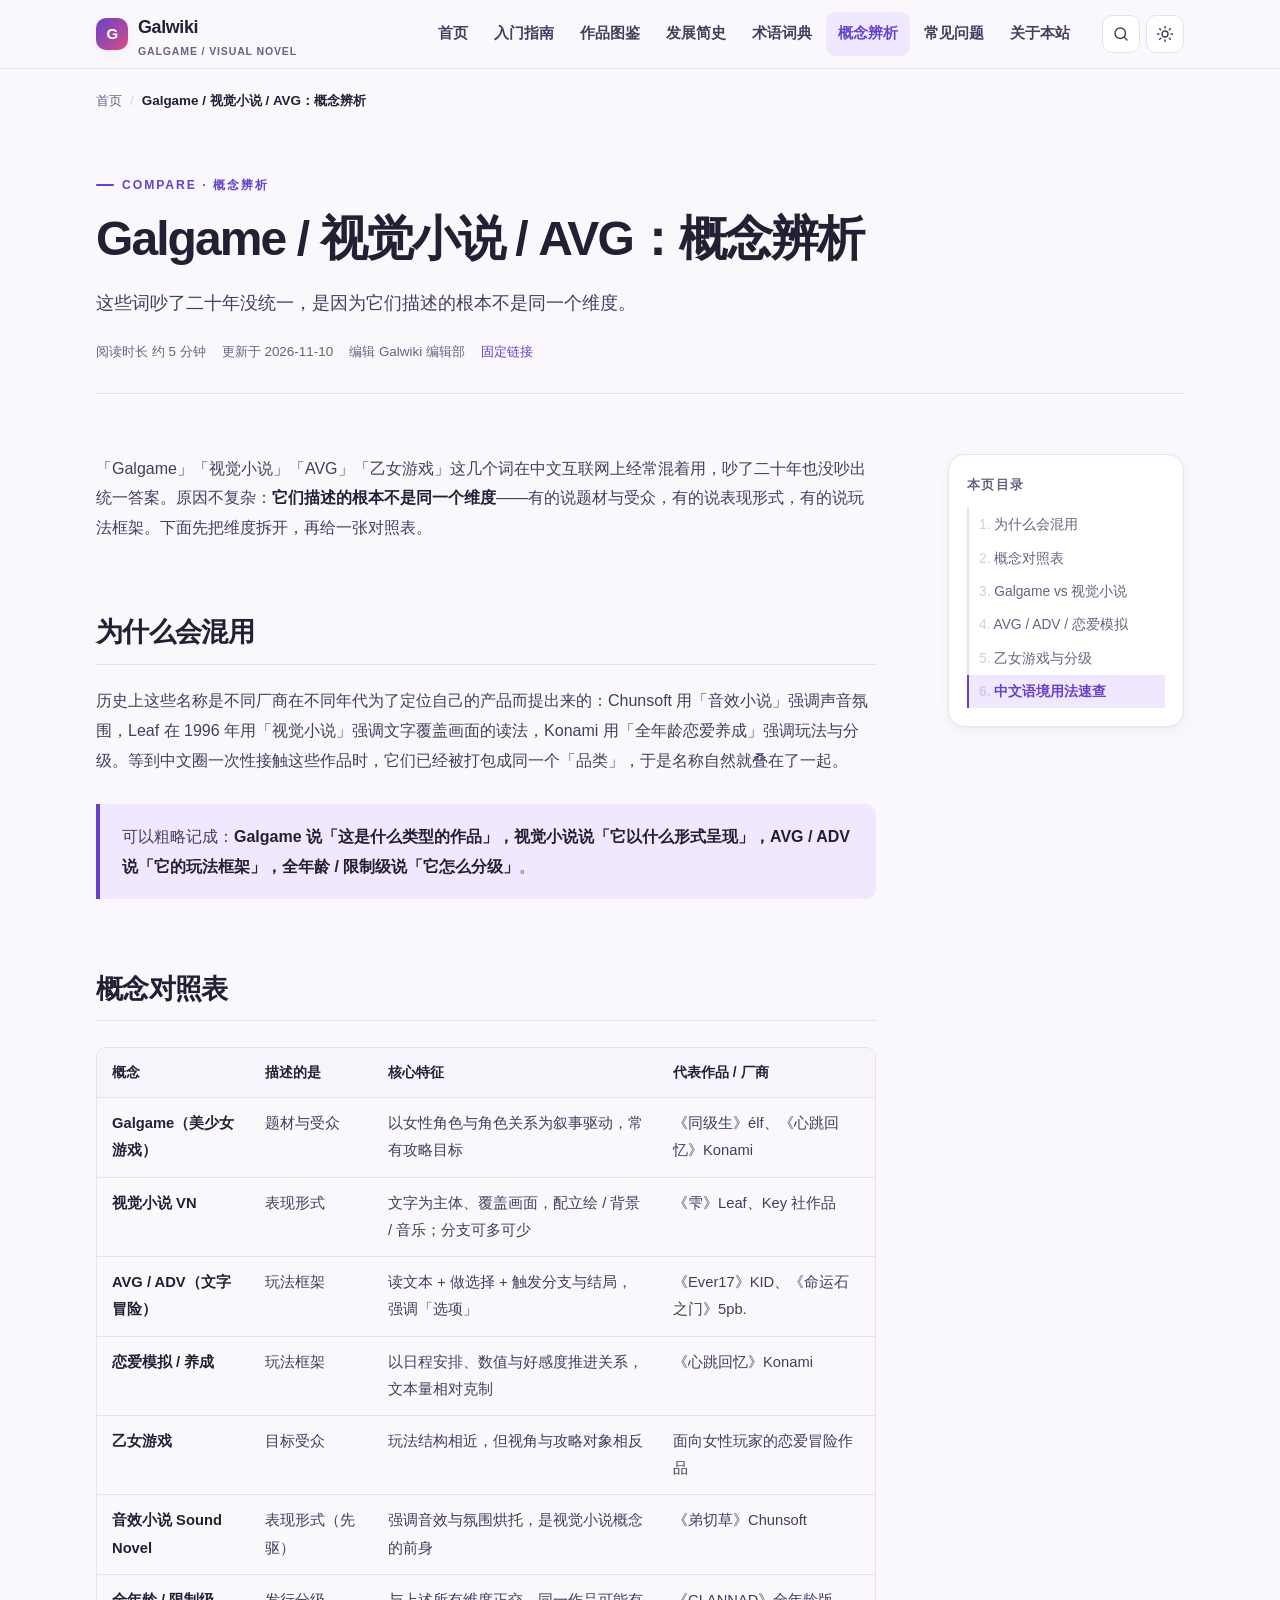
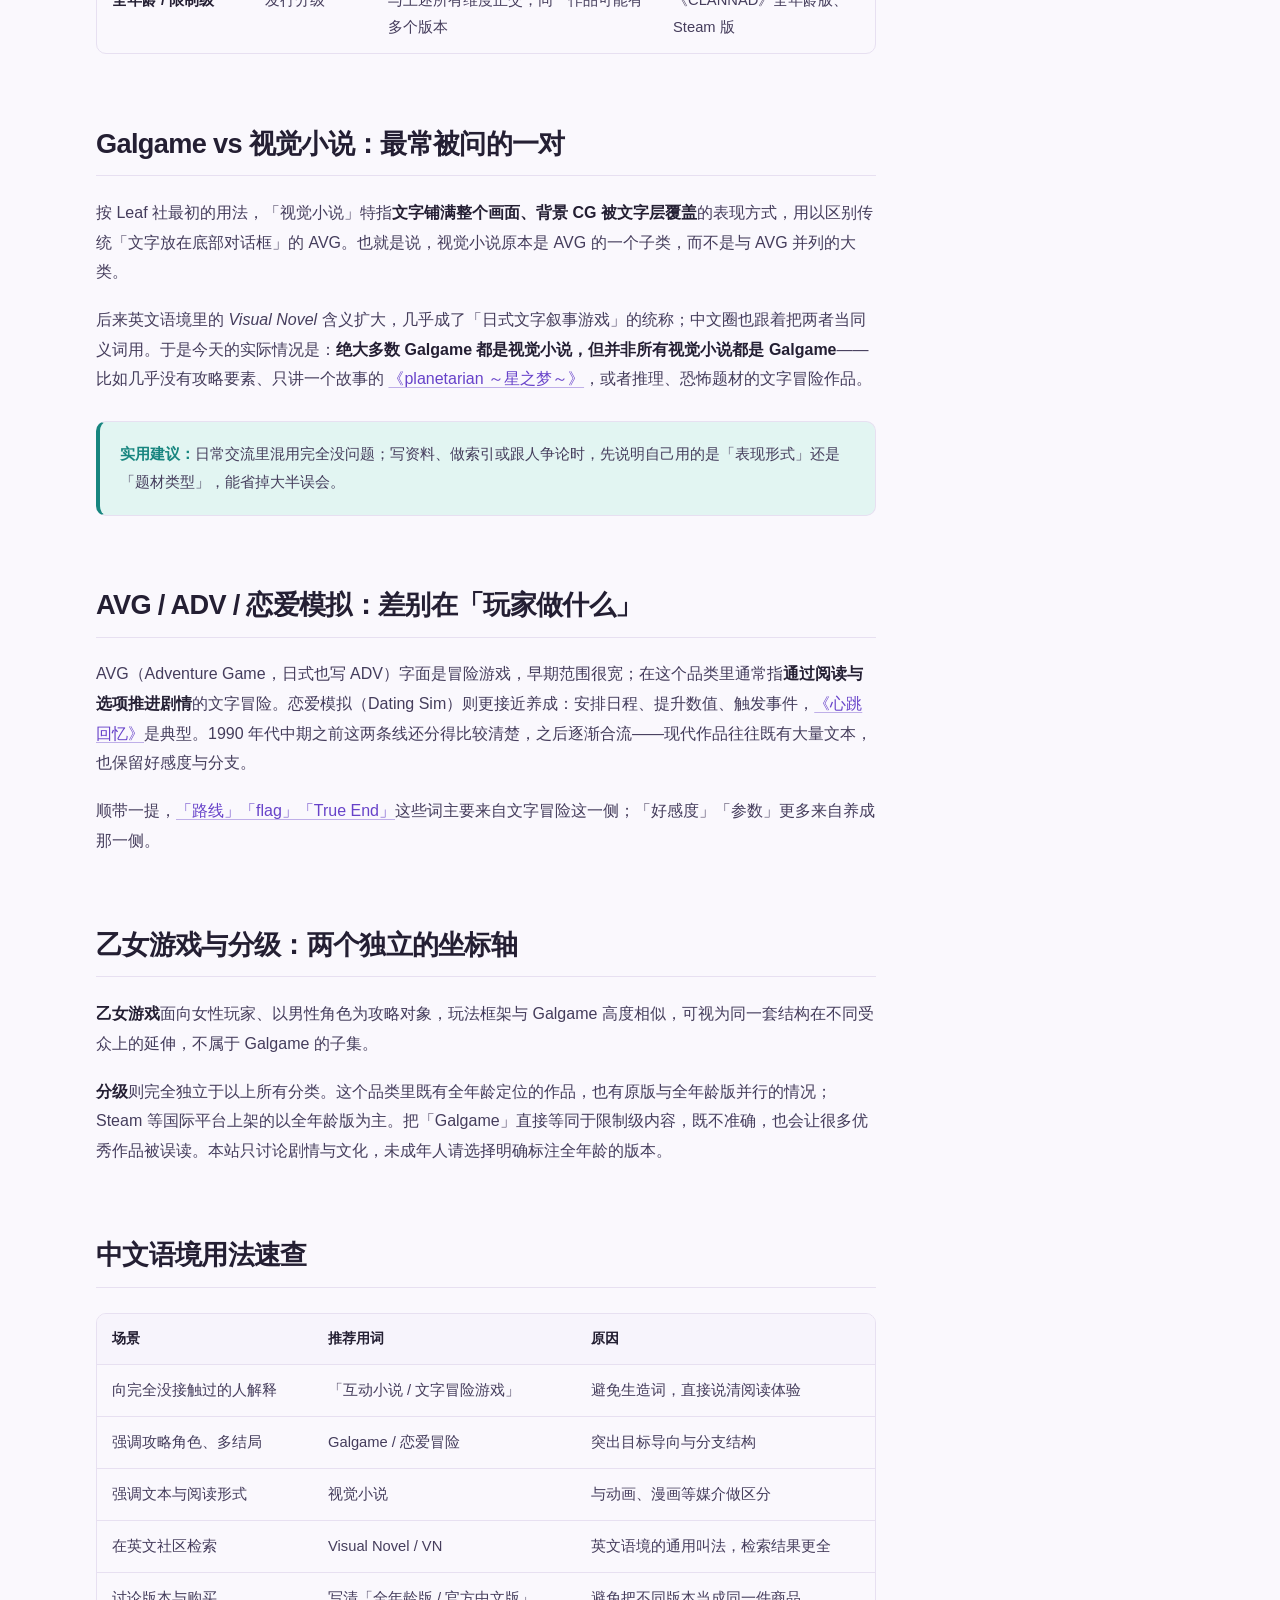
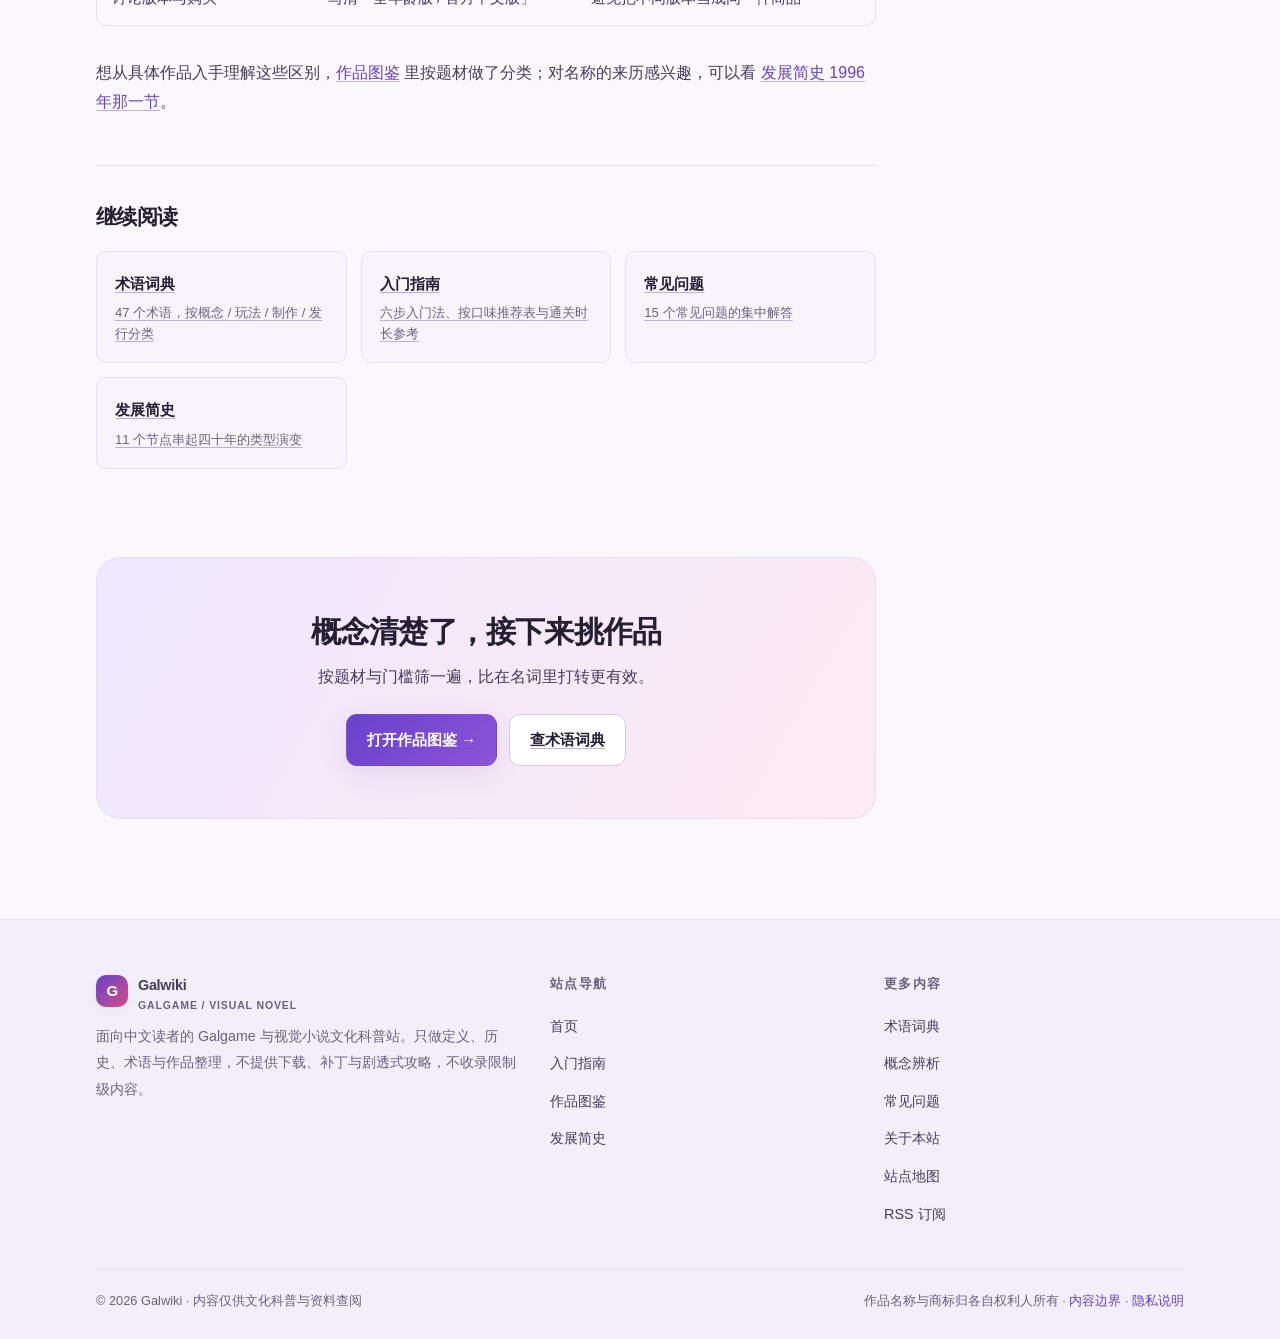
<file: compare.html>
<!DOCTYPE html>
<html lang="zh-CN" data-theme="light">
<head>
<meta charset="utf-8">
<meta name="viewport" content="width=device-width, initial-scale=1, viewport-fit=cover">
<title>Galgame 和视觉小说的区别：AVG、ADV、乙女游戏概念辨析 | Galwiki</title>
<meta name="description" content="Galgame 和视觉小说有什么区别？AVG、ADV、恋爱模拟、乙女游戏、全年龄版分别指什么？用一张对照表讲清各概念描述的维度，并给出中文语境下的推荐用法。">
<meta name="keywords" content="galgame和视觉小说区别,视觉小说是什么,AVG和ADV区别,乙女游戏,galgame定义,Visual Novel">
<meta name="author" content="Galwiki 编辑部">
<meta name="robots" content="index, follow, max-image-preview:large, max-snippet:-1">
<meta name="theme-color" content="#6742c9" media="(prefers-color-scheme: light)">
<meta name="theme-color" content="#100e19" media="(prefers-color-scheme: dark)">
<link rel="canonical" href="https://galgameinfowiki.github.io/compare.html">
<link rel="alternate" type="application/rss+xml" title="Galwiki · 视觉小说与 Galgame 文化图鉴 RSS" href="https://galgameinfowiki.github.io/rss.xml">
<link rel="icon" type="image/svg+xml" href="assets/img/favicon.svg">

<meta property="og:site_name" content="Galwiki · 视觉小说与 Galgame 文化图鉴">
<meta property="og:type" content="article">
<meta property="og:locale" content="zh_CN">
<meta property="og:title" content="Galgame 和视觉小说的区别：AVG、ADV、乙女游戏概念辨析 | Galwiki">
<meta property="og:description" content="Galgame 和视觉小说有什么区别？AVG、ADV、恋爱模拟、乙女游戏、全年龄版分别指什么？用一张对照表讲清各概念描述的维度，并给出中文语境下的推荐用法。">
<meta property="og:url" content="https://galgameinfowiki.github.io/compare.html">
<meta property="og:image" content="https://galgameinfowiki.github.io/assets/img/og-cover.png">
<meta property="og:image:width" content="1200">
<meta property="og:image:height" content="630">
<meta property="og:image:alt" content="Galwiki · 视觉小说与 Galgame 文化图鉴">
<meta name="twitter:card" content="summary_large_image">
<meta name="twitter:title" content="Galgame 和视觉小说的区别：AVG、ADV、乙女游戏概念辨析 | Galwiki">
<meta name="twitter:description" content="Galgame 和视觉小说有什么区别？AVG、ADV、恋爱模拟、乙女游戏、全年龄版分别指什么？用一张对照表讲清各概念描述的维度，并给出中文语境下的推荐用法。">
<meta name="twitter:image" content="https://galgameinfowiki.github.io/assets/img/og-cover.png">

<script>(function(){var t;try{t=localStorage.getItem('galwiki-theme')}catch(e){}if(!t){t=window.matchMedia('(prefers-color-scheme: dark)').matches?'dark':'light'}document.documentElement.setAttribute('data-theme',t)})();</script>
<link rel="preload" href="assets/css/style.css" as="style">
<link rel="stylesheet" href="assets/css/style.css">
<script src="search-index.js" defer></script>
<script src="assets/js/main.js" defer></script>
<script type="application/ld+json">
{
  "@context": "https://schema.org",
  "@graph": [
    {
      "@type": "WebSite",
      "@id": "https://galgameinfowiki.github.io/#website",
      "url": "https://galgameinfowiki.github.io/",
      "name": "Galwiki · 视觉小说与 Galgame 文化图鉴",
      "alternateName": "Galwiki",
      "description": "用清晰、准确、无剧透的方式讲清 Galgame 是什么：从 1994 年《心跳回忆》到 Key 社、TYPE-MOON 的剧情向经典，提供新手入门指南、作品图鉴、发展简史、术语词典与常见问题。",
      "inLanguage": "zh-CN",
      "publisher": {
        "@id": "https://galgameinfowiki.github.io/#organization"
      }
    },
    {
      "@type": "Organization",
      "@id": "https://galgameinfowiki.github.io/#organization",
      "name": "Galwiki",
      "url": "https://galgameinfowiki.github.io/",
      "description": "面向中文读者的 Galgame 与视觉小说文化科普与资料站，聚焦剧情向、全年龄向作品的整理与考据。",
      "logo": {
        "@type": "ImageObject",
        "url": "https://galgameinfowiki.github.io/assets/img/og-cover.png"
      },
      "email": "hello@galgameinfowiki.github.io"
    },
    {
      "@type": "BreadcrumbList",
      "@id": "https://galgameinfowiki.github.io/compare.html#breadcrumb",
      "itemListElement": [
        {
          "@type": "ListItem",
          "position": 1,
          "name": "首页",
          "item": "https://galgameinfowiki.github.io/"
        },
        {
          "@type": "ListItem",
          "position": 2,
          "name": "Galgame / 视觉小说 / AVG：概念辨析",
          "item": "https://galgameinfowiki.github.io/compare.html"
        }
      ]
    },
    {
      "@type": "Article",
      "@id": "https://galgameinfowiki.github.io/compare.html#webpage",
      "url": "https://galgameinfowiki.github.io/compare.html",
      "name": "Galgame / 视觉小说 / AVG：概念辨析",
      "headline": "Galgame / 视觉小说 / AVG：概念辨析",
      "description": "Galgame 和视觉小说有什么区别？AVG、ADV、恋爱模拟、乙女游戏、全年龄版分别指什么？用一张对照表讲清各概念描述的维度，并给出中文语境下的推荐用法。",
      "inLanguage": "zh-CN",
      "isPartOf": {
        "@id": "https://galgameinfowiki.github.io/#website"
      },
      "datePublished": "2026-11-10",
      "dateModified": "2026-11-10",
      "author": {
        "@id": "https://galgameinfowiki.github.io/#organization"
      },
      "publisher": {
        "@id": "https://galgameinfowiki.github.io/#organization"
      },
      "mainEntityOfPage": "https://galgameinfowiki.github.io/compare.html",
      "image": {
        "@type": "ImageObject",
        "url": "https://galgameinfowiki.github.io/assets/img/og-cover.png",
        "width": 1200,
        "height": 630
      },
      "breadcrumb": {
        "@id": "https://galgameinfowiki.github.io/compare.html#breadcrumb"
      }
    }
  ]
}
</script>
</head>
<body>
<a class="skip-link" href="#main">跳到正文</a>
<div id="progress" role="presentation"></div>
<header class="site-header">
  <div class="container header-inner">
    <a class="brand" href="index.html" aria-label="Galwiki · 视觉小说与 Galgame 文化图鉴 首页">
      <span class="brand-mark" aria-hidden="true">G</span>
      <span>Galwiki<small>GALGAME / VISUAL NOVEL</small></span>
    </a>
    <nav class="nav" id="primary-nav" aria-label="主导航">
<a href="index.html">首页</a>
<a href="guide.html">入门指南</a>
<a href="works.html">作品图鉴</a>
<a href="history.html">发展简史</a>
<a href="glossary.html">术语词典</a>
<a href="compare.html" aria-current="page">概念辨析</a>
<a href="faq.html">常见问题</a>
<a href="about.html">关于本站</a>
    </nav>
    <div class="header-actions">
      <button class="icon-btn" type="button" data-search-open aria-label="打开站内搜索" title="站内搜索 (Ctrl/⌘ + K)"><svg viewBox="0 0 24 24" aria-hidden="true"><circle cx="11" cy="11" r="7"/><path d="M20 20l-3.6-3.6"/></svg></button>
      <button class="icon-btn" type="button" id="theme-toggle" aria-label="切换深色模式" title="切换深色模式"><svg class="icon-sun" viewBox="0 0 24 24" aria-hidden="true"><circle cx="12" cy="12" r="4"/><path d="M12 2v2M12 20v2M4.9 4.9l1.4 1.4M17.7 17.7l1.4 1.4M2 12h2M20 12h2M4.9 19.1l1.4-1.4M17.7 6.3l1.4-1.4"/></svg><svg class="icon-moon" viewBox="0 0 24 24" aria-hidden="true"><path d="M20 14.5A8.5 8.5 0 0 1 9.5 4a8.5 8.5 0 1 0 10.5 10.5z"/></svg></button>
      <button class="icon-btn menu-toggle" type="button" id="menu-toggle" aria-expanded="false" aria-controls="primary-nav" aria-label="打开导航菜单"><svg viewBox="0 0 24 24" aria-hidden="true"><path d="M4 7h16M4 12h16M4 17h16"/></svg></button>
    </div>
  </div>
</header>
<main id="main" tabindex="-1">
<nav class="breadcrumb container" aria-label="面包屑导航">
  <ol><li><a href="index.html">首页</a></li><li aria-current="page">Galgame / 视觉小说 / AVG：概念辨析</li></ol>
</nav>
<div class="container">
  <div class="article-head">
    <span class="eyebrow">Compare · 概念辨析</span>
    <h1>Galgame / 视觉小说 / AVG：概念辨析</h1>
    <p class="lead">这些词吵了二十年没统一，是因为它们描述的根本不是同一个维度。</p>
    <div class="article-meta">
      <span>阅读时长 约 5 分钟</span>
      <span>更新于 2026-11-10</span>
      <span>编辑 Galwiki 编辑部</span>
      <span><a href="https://galgameinfowiki.github.io/compare.html">固定链接</a></span>
    </div>
  </div>
</div>
<div class="container layout">
  <div class="layout-main">
<details class="toc-mobile"><summary>本页目录（6 节）</summary><ol><li><a href="#why">为什么会混用</a></li>
<li><a href="#matrix">概念对照表</a></li>
<li><a href="#vn">Galgame vs 视觉小说</a></li>
<li><a href="#adv">AVG / ADV / 恋爱模拟</a></li>
<li><a href="#audience">乙女游戏与分级</a></li>
<li><a href="#usage">中文语境用法速查</a></li></ol></details>

<div class="prose">
  <p>「Galgame」「视觉小说」「AVG」「乙女游戏」这几个词在中文互联网上经常混着用，吵了二十年也没吵出统一答案。原因不复杂：<strong>它们描述的根本不是同一个维度</strong>——有的说题材与受众，有的说表现形式，有的说玩法框架。下面先把维度拆开，再给一张对照表。</p>

  <h2 id="why">为什么会混用</h2>
  <p>历史上这些名称是不同厂商在不同年代为了定位自己的产品而提出来的：Chunsoft 用「音效小说」强调声音氛围，Leaf 在 1996 年用「视觉小说」强调文字覆盖画面的读法，Konami 用「全年龄恋爱养成」强调玩法与分级。等到中文圈一次性接触这些作品时，它们已经被打包成同一个「品类」，于是名称自然就叠在了一起。</p>
  <blockquote><p>可以粗略记成：<strong>Galgame 说「这是什么类型的作品」，视觉小说说「它以什么形式呈现」，AVG / ADV 说「它的玩法框架」，全年龄 / 限制级说「它怎么分级」</strong>。</p></blockquote>

  <h2 id="matrix">概念对照表</h2>
  <div class="table-wrap">
    <table>
      <caption class="visually-hidden">Galgame 及相邻概念对照表</caption>
      <thead><tr><th scope="col">概念</th><th scope="col">描述的是</th><th scope="col">核心特征</th><th scope="col">代表作品 / 厂商</th></tr></thead>
      <tbody>
        <tr><td><strong>Galgame（美少女游戏）</strong></td><td>题材与受众</td><td>以女性角色与角色关系为叙事驱动，常有攻略目标</td><td>《同级生》élf、《心跳回忆》Konami</td></tr>
        <tr><td><strong>视觉小说 VN</strong></td><td>表现形式</td><td>文字为主体、覆盖画面，配立绘 / 背景 / 音乐；分支可多可少</td><td>《雫》Leaf、Key 社作品</td></tr>
        <tr><td><strong>AVG / ADV（文字冒险）</strong></td><td>玩法框架</td><td>读文本 + 做选择 + 触发分支与结局，强调「选项」</td><td>《Ever17》KID、《命运石之门》5pb.</td></tr>
        <tr><td><strong>恋爱模拟 / 养成</strong></td><td>玩法框架</td><td>以日程安排、数值与好感度推进关系，文本量相对克制</td><td>《心跳回忆》Konami</td></tr>
        <tr><td><strong>乙女游戏</strong></td><td>目标受众</td><td>玩法结构相近，但视角与攻略对象相反</td><td>面向女性玩家的恋爱冒险作品</td></tr>
        <tr><td><strong>音效小说 Sound Novel</strong></td><td>表现形式（先驱）</td><td>强调音效与氛围烘托，是视觉小说概念的前身</td><td>《弟切草》Chunsoft</td></tr>
        <tr><td><strong>全年龄 / 限制级</strong></td><td>发行分级</td><td>与上述所有维度正交，同一作品可能有多个版本</td><td>《CLANNAD》全年龄版、Steam 版</td></tr>
      </tbody>
    </table>
  </div>

  <h2 id="vn">Galgame vs 视觉小说：最常被问的一对</h2>
  <p>按 Leaf 社最初的用法，「视觉小说」特指<strong>文字铺满整个画面、背景 CG 被文字层覆盖</strong>的表现方式，用以区别传统「文字放在底部对话框」的 AVG。也就是说，视觉小说原本是 AVG 的一个子类，而不是与 AVG 并列的大类。</p>
  <p>后来英文语境里的 <em>Visual Novel</em> 含义扩大，几乎成了「日式文字叙事游戏」的统称；中文圈也跟着把两者当同义词用。于是今天的实际情况是：<strong>绝大多数 Galgame 都是视觉小说，但并非所有视觉小说都是 Galgame</strong>——比如几乎没有攻略要素、只讲一个故事的 <a href="works.html#planetarian">《planetarian ～星之梦～》</a>，或者推理、恐怖题材的文字冒险作品。</p>
  <div class="callout"><p><strong>实用建议：</strong>日常交流里混用完全没问题；写资料、做索引或跟人争论时，先说明自己用的是「表现形式」还是「题材类型」，能省掉大半误会。</p></div>

  <h2 id="adv">AVG / ADV / 恋爱模拟：差别在「玩家做什么」</h2>
  <p>AVG（Adventure Game，日式也写 ADV）字面是冒险游戏，早期范围很宽；在这个品类里通常指<strong>通过阅读与选项推进剧情</strong>的文字冒险。恋爱模拟（Dating Sim）则更接近养成：安排日程、提升数值、触发事件，<a href="works.html#tokimeki-memorial">《心跳回忆》</a>是典型。1990 年代中期之前这两条线还分得比较清楚，之后逐渐合流——现代作品往往既有大量文本，也保留好感度与分支。</p>
  <p>顺带一提，<a href="glossary.html#structure">「路线」「flag」「True End」</a>这些词主要来自文字冒险这一侧；「好感度」「参数」更多来自养成那一侧。</p>

  <h2 id="audience">乙女游戏与分级：两个独立的坐标轴</h2>
  <p><strong>乙女游戏</strong>面向女性玩家、以男性角色为攻略对象，玩法框架与 Galgame 高度相似，可视为同一套结构在不同受众上的延伸，不属于 Galgame 的子集。</p>
  <p><strong>分级</strong>则完全独立于以上所有分类。这个品类里既有全年龄定位的作品，也有原版与全年龄版并行的情况；Steam 等国际平台上架的以全年龄版为主。把「Galgame」直接等同于限制级内容，既不准确，也会让很多优秀作品被误读。本站只讨论剧情与文化，未成年人请选择明确标注全年龄的版本。</p>

  <h2 id="usage">中文语境用法速查</h2>
  <div class="table-wrap">
    <table>
      <caption class="visually-hidden">中文语境下不同场景的推荐用词</caption>
      <thead><tr><th scope="col">场景</th><th scope="col">推荐用词</th><th scope="col">原因</th></tr></thead>
      <tbody>
        <tr><td>向完全没接触过的人解释</td><td>「互动小说 / 文字冒险游戏」</td><td>避免生造词，直接说清阅读体验</td></tr>
        <tr><td>强调攻略角色、多结局</td><td>Galgame / 恋爱冒险</td><td>突出目标导向与分支结构</td></tr>
        <tr><td>强调文本与阅读形式</td><td>视觉小说</td><td>与动画、漫画等媒介做区分</td></tr>
        <tr><td>在英文社区检索</td><td>Visual Novel / VN</td><td>英文语境的通用叫法，检索结果更全</td></tr>
        <tr><td>讨论版本与购买</td><td>写清「全年龄版 / 官方中文版」</td><td>避免把不同版本当成同一件商品</td></tr>
      </tbody>
    </table>
  </div>
  <p>想从具体作品入手理解这些区别，<a href="works.html">作品图鉴</a> 里按题材做了分类；对名称的来历感兴趣，可以看 <a href="history.html#1996">发展简史 1996 年那一节</a>。</p>

  
<div class="related">
  <h2>继续阅读</h2>
  <div class="related-grid"><a class="related-card" href="glossary.html"><strong>术语词典</strong><span>47 个术语，按概念 / 玩法 / 制作 / 发行分类</span></a>
<a class="related-card" href="guide.html"><strong>入门指南</strong><span>六步入门法、按口味推荐表与通关时长参考</span></a>
<a class="related-card" href="faq.html"><strong>常见问题</strong><span>15 个常见问题的集中解答</span></a>
<a class="related-card" href="history.html"><strong>发展简史</strong><span>11 个节点串起四十年的类型演变</span></a></div>
</div>
  
<aside class="cta-band">
  <h2>概念清楚了，接下来挑作品</h2>
  <p>按题材与门槛筛一遍，比在名词里打转更有效。</p>
  <div class="hero-actions">
    <a class="btn btn-primary" href="works.html">打开作品图鉴 →</a>
    <a class="btn btn-ghost" href="glossary.html">查术语词典</a>
  </div>
</aside>
</div>

  </div>
<aside class="toc" aria-label="本页目录"><strong>本页目录</strong><ol><li><a href="#why">为什么会混用</a></li>
<li><a href="#matrix">概念对照表</a></li>
<li><a href="#vn">Galgame vs 视觉小说</a></li>
<li><a href="#adv">AVG / ADV / 恋爱模拟</a></li>
<li><a href="#audience">乙女游戏与分级</a></li>
<li><a href="#usage">中文语境用法速查</a></li></ol></aside>
</div>
</main>
<footer class="site-footer">
  <div class="container">
    <div class="footer-grid">
      <div class="footer-about">
        <a class="brand" href="index.html" aria-label="Galwiki 首页"><span class="brand-mark" aria-hidden="true">G</span><span>Galwiki<small>GALGAME / VISUAL NOVEL</small></span></a>
        <p>面向中文读者的 Galgame 与视觉小说文化科普站。只做定义、历史、术语与作品整理，不提供下载、补丁与剧透式攻略，不收录限制级内容。</p>
      </div>
      <div><h3>站点导航</h3><ul><li><a href="index.html">首页</a></li>
<li><a href="guide.html">入门指南</a></li>
<li><a href="works.html">作品图鉴</a></li>
<li><a href="history.html">发展简史</a></li></ul></div>
      <div><h3>更多内容</h3><ul><li><a href="glossary.html">术语词典</a></li>
<li><a href="compare.html">概念辨析</a></li>
<li><a href="faq.html">常见问题</a></li>
<li><a href="about.html">关于本站</a></li><li><a href="sitemap.xml">站点地图</a></li><li><a href="rss.xml">RSS 订阅</a></li></ul></div>
    </div>
    <div class="footer-bottom">
      <span>© 2026 Galwiki · 内容仅供文化科普与资料查阅</span>
      <span>作品名称与商标归各自权利人所有 · <a href="about.html#boundary">内容边界</a> · <a href="about.html#privacy">隐私说明</a></span>
    </div>
  </div>
</footer>
<button class="back-top" id="back-top" type="button" aria-label="返回顶部" title="返回顶部"><svg viewBox="0 0 24 24" aria-hidden="true"><path d="M12 19V5M6 11l6-6 6 6"/></svg></button>
<div class="search-backdrop" id="search-backdrop" role="dialog" aria-modal="true" aria-label="站内搜索" aria-hidden="true">
  <div class="search-panel">
    <div class="search-field">
      <svg viewBox="0 0 24 24" aria-hidden="true"><circle cx="11" cy="11" r="7"/><path d="M20 20l-3.6-3.6"/></svg>
      <input id="search-input" type="search" placeholder="搜索作品、术语、年份或问题…" autocomplete="off" spellcheck="false" aria-label="搜索站内内容">
      <kbd>ESC</kbd>
    </div>
    <div class="search-results" id="search-results" role="listbox" aria-label="搜索结果"></div>
    <div class="search-foot">↑ ↓ 选择 · Enter 打开 · Esc 关闭 · 按 D 切换深浅主题</div>
  </div>
</div>
</body>
</html>
</file>
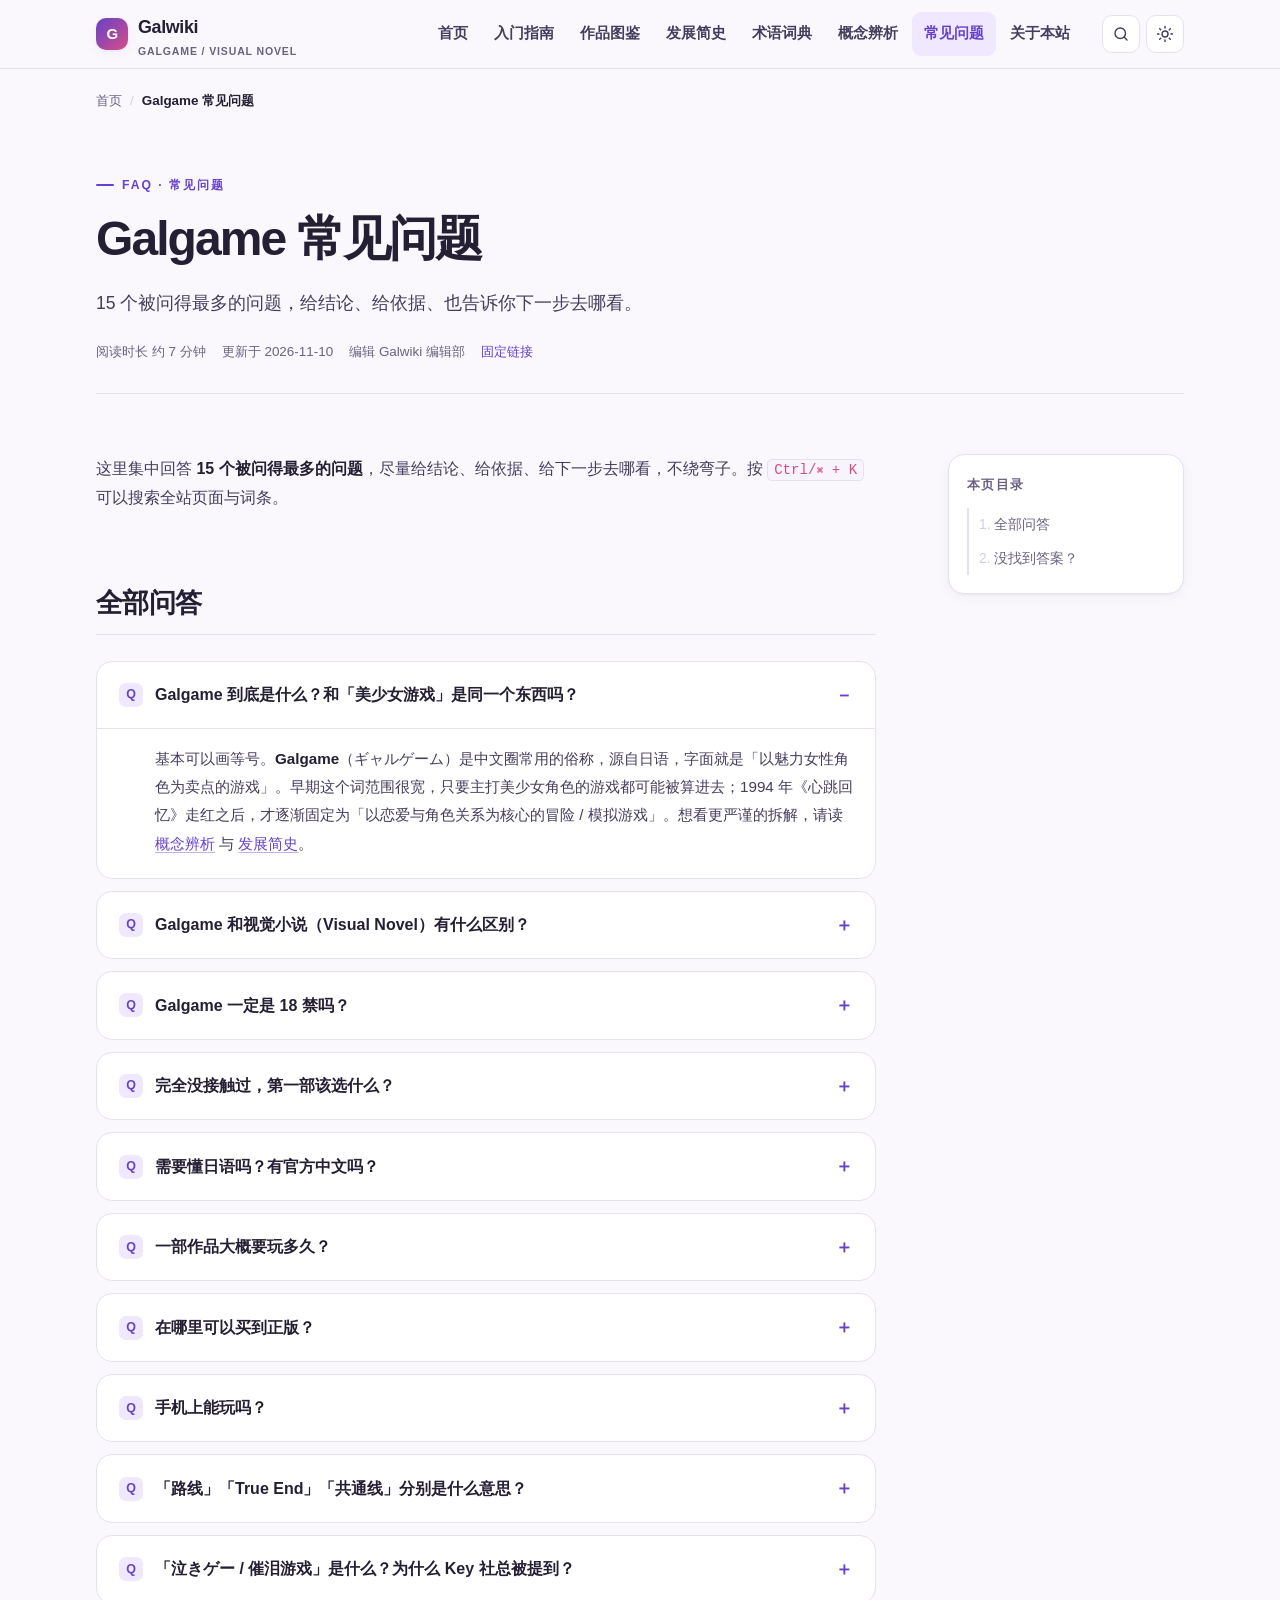
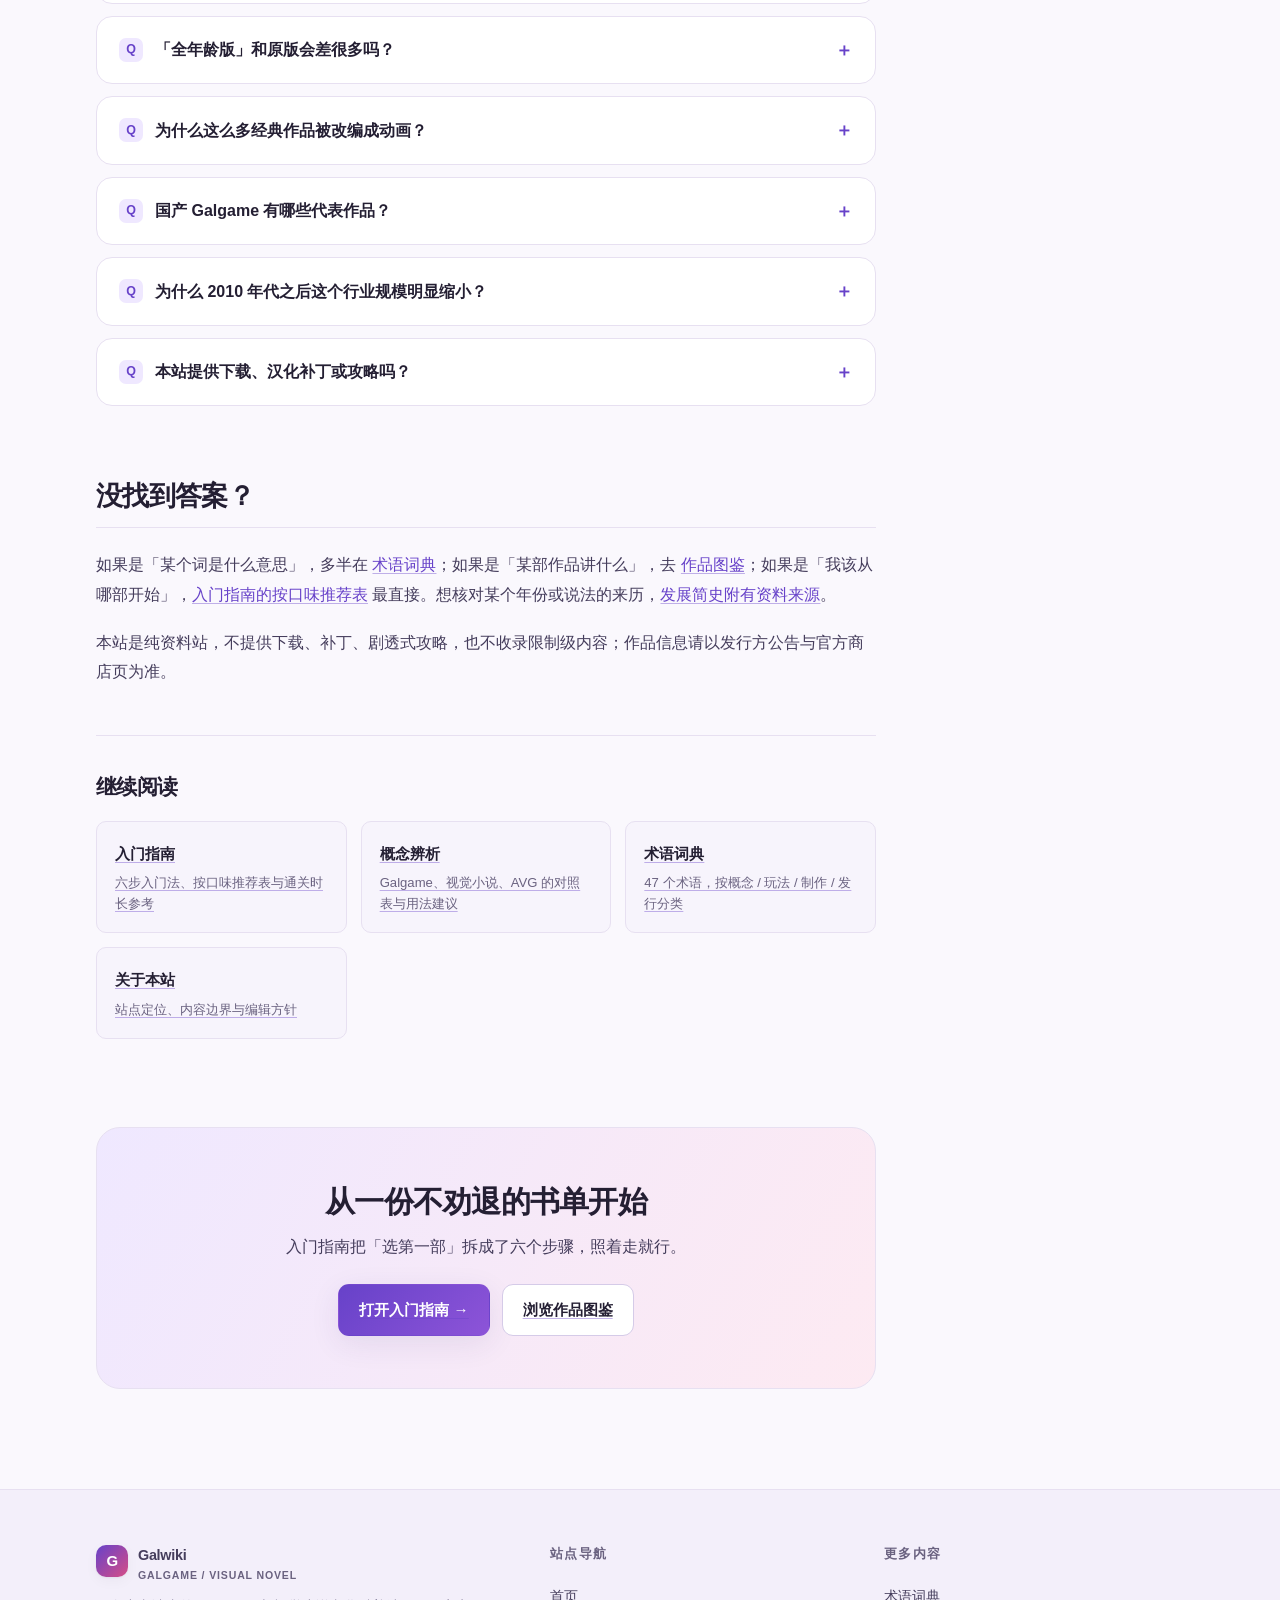
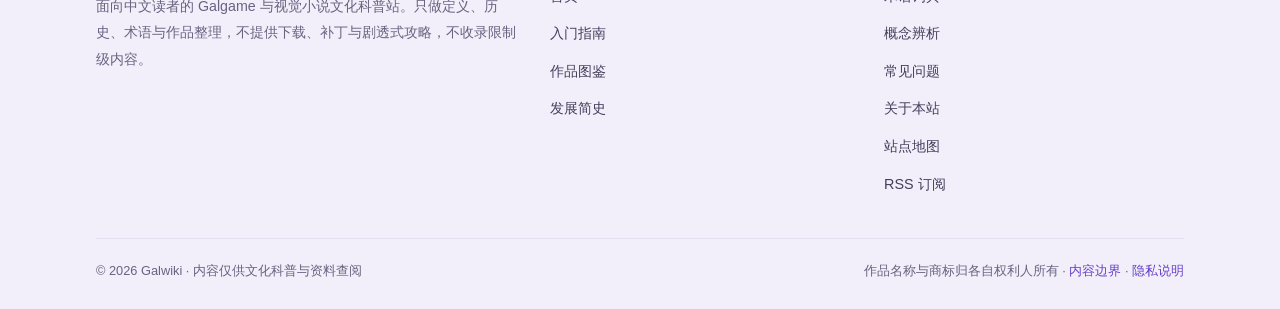
<file: faq.html>
<!DOCTYPE html>
<html lang="zh-CN" data-theme="light">
<head>
<meta charset="utf-8">
<meta name="viewport" content="width=device-width, initial-scale=1, viewport-fit=cover">
<title>Galgame 常见问题 15 问：分级、中文、时长、平台与入门 | Galwiki</title>
<meta name="description" content="Galgame 常见问题集中解答：是不是 18 禁、需要日语吗、有官方中文吗、第一部选什么、要玩多久、手机能玩吗、全年龄版差在哪、为什么行业规模缩小、本站是否提供下载。">
<meta name="keywords" content="galgame常见问题,galgame问答,galgame有中文吗,galgame手机,galgame时长,全年龄版,galgame 18禁">
<meta name="author" content="Galwiki 编辑部">
<meta name="robots" content="index, follow, max-image-preview:large, max-snippet:-1">
<meta name="theme-color" content="#6742c9" media="(prefers-color-scheme: light)">
<meta name="theme-color" content="#100e19" media="(prefers-color-scheme: dark)">
<link rel="canonical" href="https://galgameinfowiki.github.io/faq.html">
<link rel="alternate" type="application/rss+xml" title="Galwiki · 视觉小说与 Galgame 文化图鉴 RSS" href="https://galgameinfowiki.github.io/rss.xml">
<link rel="icon" type="image/svg+xml" href="assets/img/favicon.svg">

<meta property="og:site_name" content="Galwiki · 视觉小说与 Galgame 文化图鉴">
<meta property="og:type" content="article">
<meta property="og:locale" content="zh_CN">
<meta property="og:title" content="Galgame 常见问题 15 问：分级、中文、时长、平台与入门 | Galwiki">
<meta property="og:description" content="Galgame 常见问题集中解答：是不是 18 禁、需要日语吗、有官方中文吗、第一部选什么、要玩多久、手机能玩吗、全年龄版差在哪、为什么行业规模缩小、本站是否提供下载。">
<meta property="og:url" content="https://galgameinfowiki.github.io/faq.html">
<meta property="og:image" content="https://galgameinfowiki.github.io/assets/img/og-cover.png">
<meta property="og:image:width" content="1200">
<meta property="og:image:height" content="630">
<meta property="og:image:alt" content="Galwiki · 视觉小说与 Galgame 文化图鉴">
<meta name="twitter:card" content="summary_large_image">
<meta name="twitter:title" content="Galgame 常见问题 15 问：分级、中文、时长、平台与入门 | Galwiki">
<meta name="twitter:description" content="Galgame 常见问题集中解答：是不是 18 禁、需要日语吗、有官方中文吗、第一部选什么、要玩多久、手机能玩吗、全年龄版差在哪、为什么行业规模缩小、本站是否提供下载。">
<meta name="twitter:image" content="https://galgameinfowiki.github.io/assets/img/og-cover.png">

<script>(function(){var t;try{t=localStorage.getItem('galwiki-theme')}catch(e){}if(!t){t=window.matchMedia('(prefers-color-scheme: dark)').matches?'dark':'light'}document.documentElement.setAttribute('data-theme',t)})();</script>
<link rel="preload" href="assets/css/style.css" as="style">
<link rel="stylesheet" href="assets/css/style.css">
<script src="search-index.js" defer></script>
<script src="assets/js/main.js" defer></script>
<script type="application/ld+json">
{
  "@context": "https://schema.org",
  "@graph": [
    {
      "@type": "WebSite",
      "@id": "https://galgameinfowiki.github.io/#website",
      "url": "https://galgameinfowiki.github.io/",
      "name": "Galwiki · 视觉小说与 Galgame 文化图鉴",
      "alternateName": "Galwiki",
      "description": "用清晰、准确、无剧透的方式讲清 Galgame 是什么：从 1994 年《心跳回忆》到 Key 社、TYPE-MOON 的剧情向经典，提供新手入门指南、作品图鉴、发展简史、术语词典与常见问题。",
      "inLanguage": "zh-CN",
      "publisher": {
        "@id": "https://galgameinfowiki.github.io/#organization"
      }
    },
    {
      "@type": "Organization",
      "@id": "https://galgameinfowiki.github.io/#organization",
      "name": "Galwiki",
      "url": "https://galgameinfowiki.github.io/",
      "description": "面向中文读者的 Galgame 与视觉小说文化科普与资料站，聚焦剧情向、全年龄向作品的整理与考据。",
      "logo": {
        "@type": "ImageObject",
        "url": "https://galgameinfowiki.github.io/assets/img/og-cover.png"
      },
      "email": "hello@galgameinfowiki.github.io"
    },
    {
      "@type": "BreadcrumbList",
      "@id": "https://galgameinfowiki.github.io/faq.html#breadcrumb",
      "itemListElement": [
        {
          "@type": "ListItem",
          "position": 1,
          "name": "首页",
          "item": "https://galgameinfowiki.github.io/"
        },
        {
          "@type": "ListItem",
          "position": 2,
          "name": "Galgame 常见问题",
          "item": "https://galgameinfowiki.github.io/faq.html"
        }
      ]
    },
    {
      "@type": "FAQPage",
      "@id": "https://galgameinfowiki.github.io/faq.html#webpage",
      "url": "https://galgameinfowiki.github.io/faq.html",
      "name": "Galgame 常见问题",
      "description": "Galgame 常见问题集中解答：是不是 18 禁、需要日语吗、有官方中文吗、第一部选什么、要玩多久、手机能玩吗、全年龄版差在哪、为什么行业规模缩小、本站是否提供下载。",
      "inLanguage": "zh-CN",
      "isPartOf": {
        "@id": "https://galgameinfowiki.github.io/#website"
      },
      "datePublished": "2026-11-10",
      "dateModified": "2026-11-10",
      "mainEntity": [
        {
          "@type": "Question",
          "name": "Galgame 到底是什么？和「美少女游戏」是同一个东西吗？",
          "acceptedAnswer": {
            "@type": "Answer",
            "text": "基本可以画等号。 Galgame （ギャルゲーム）是中文圈常用的俗称，源自日语，字面就是「以魅力女性角色为卖点的游戏」。早期这个词范围很宽，只要主打美少女角色的游戏都可能被算进去；1994 年《心跳回忆》走红之后，才逐渐固定为「以恋爱与角色关系为核心的冒险 / 模拟游戏」。想看更严谨的拆解，请读 概念辨析 与 发展简史 。"
          }
        },
        {
          "@type": "Question",
          "name": "Galgame 和视觉小说（Visual Novel）有什么区别？",
          "acceptedAnswer": {
            "@type": "Answer",
            "text": "严格说， 视觉小说是一种表现形式，Galgame 是一类作品 。视觉小说强调「文字覆盖画面、像读小说一样推进」，这个叫法由 Leaf 社在 1996 年的《雫》上首次使用；Galgame 更强调「攻略角色、达成结局」的目标导向。现实中两者大量重叠，日常交流里混用完全没问题。 这里有对照表 。"
          }
        },
        {
          "@type": "Question",
          "name": "Galgame 一定是 18 禁吗？",
          "acceptedAnswer": {
            "@type": "Answer",
            "text": "不是。 内容分级与叙事类型是两个独立维度 。这个品类里既有全年龄定位的作品，也有同一部作品分别推出原版与全年龄版的情况，例如《CLANNAD》从 2004 年首发就是全年龄，Steam 等国际平台上架的也以全年龄版为主。本站只讨论剧情与文化，不收录、不提供限制级内容；未成年人请选择明确标注全年龄的版本，并以官方商店分级为准。"
          }
        },
        {
          "@type": "Question",
          "name": "完全没接触过，第一部该选什么？",
          "acceptedAnswer": {
            "@type": "Answer",
            "text": "先按口味挑，不要直接冲「最难最长」的榜单。喜欢悬疑科幻可以选《命运石之门》或《Ever17》；想要短平快可以选《planetarian ～星之梦～》或《ATRI》；想读情感长篇且有官方中文，《Summer Pockets》门槛最低；偏好轻松日常可以从《千恋＊万花》这类作品入手。 入门指南 里有一份按口味分类的推荐表。"
          }
        },
        {
          "@type": "Question",
          "name": "需要懂日语吗？有官方中文吗？",
          "acceptedAnswer": {
            "@type": "Answer",
            "text": "不必须。近年官方中文明显增多：《Summer Pockets》Steam 版自 2022 年 3 月起支持中文，多部经典作品也有主机或移动端的中文移植版。购买前在商店页确认「界面 / 字幕」语言标注即可。老作品的民间汉化质量参差，还可能遇到新版系统兼容性问题，新手建议从官方中文版本开始。"
          }
        },
        {
          "@type": "Question",
          "name": "一部作品大概要玩多久？",
          "acceptedAnswer": {
            "@type": "Answer",
            "text": "差异很大：短篇电子小说约 2–10 小时；中等篇幅单条路线约 10–20 小时；长篇全路线、全结局可能到 50–100 小时。第一次接触建议从短篇或节奏明快的作品开始，先确认自己是否喜欢「大量阅读」这个形式，再投入长篇。"
          }
        },
        {
          "@type": "Question",
          "name": "在哪里可以买到正版？",
          "acceptedAnswer": {
            "@type": "Answer",
            "text": "Steam 是目前中文读者最方便的渠道 ，支持中文的作品越来越多，促销时价格也比较友好；此外还有各主机平台的官方移植版、日本的数字发行平台，以及厂商官方商店。本站不提供任何下载、补丁或资源链接，只做资料整理与阅读引导。"
          }
        },
        {
          "@type": "Question",
          "name": "手机上能玩吗？",
          "acceptedAnswer": {
            "@type": "Answer",
            "text": "可以，但要分情况。部分作品有官方 iOS / Android 移植版；也有厂商推出了官方移动端播放器。至于用模拟器在手机上运行 PC 版，涉及版权与兼容性问题，本站不做推荐。最稳妥的方式仍是查看该作品官方商店页列出的支持平台。"
          }
        },
        {
          "@type": "Question",
          "name": "「路线」「True End」「共通线」分别是什么意思？",
          "acceptedAnswer": {
            "@type": "Answer",
            "text": "多数作品的结构是：先走所有人共享的 共通线 ，在关键选项处分岔进某个角色的 个人线 ，最终抵达该线的结局。 True End （真结局）通常负责揭示核心伏笔，往往要通关其他路线后才解锁。 术语词典的「玩法与结构」一节 把这些词集中列了出来。"
          }
        },
        {
          "@type": "Question",
          "name": "「泣きゲー / 催泪游戏」是什么？为什么 Key 社总被提到？",
          "acceptedAnswer": {
            "@type": "Answer",
            "text": "指以情感铺垫与命运转折让玩家落泪的子类型。1998 年《ONE ～光辉的季节～》与 1999 年 Key 社处女作《Kanon》确立范式，随后《AIR》《CLANNAD》把它推到高峰，并带动了大量动画改编。它证明了这个载体可以不靠尺度、只靠剧本站住脚，这也是 Key 社在类型史里位置特殊的原因。"
          }
        },
        {
          "@type": "Question",
          "name": "「全年龄版」和原版会差很多吗？",
          "acceptedAnswer": {
            "@type": "Answer",
            "text": "视作品而定。多数情况下是删去限制级段落并做文本衔接，主线结构不变；也有厂商会为全年龄版补写剧情、新增 CG 或调整演出。个别作品的情感铺陈会受一定影响。购买前建议查看官方版本说明，别只看标题。"
          }
        },
        {
          "@type": "Question",
          "name": "为什么这么多经典作品被改编成动画？",
          "acceptedAnswer": {
            "@type": "Answer",
            "text": "一是这类作品本身剧本完成度高、角色人气集中，改编基础好；二是 2000 年代动画与游戏、轻小说之间的跨媒体联动已经很成熟，《Kanon》《AIR》《CLANNAD》《Fate/stay night》《命运石之门》都因此进入了更大众的视野。反过来，动画往往只能走一条路线，想看完整结构仍要回到原作。"
          }
        },
        {
          "@type": "Question",
          "name": "国产 Galgame 有哪些代表作品？",
          "acceptedAnswer": {
            "@type": "Answer",
            "text": "2014 年之后，国内同人团队陆续推出了一批中文原创作品，例如《高考恋爱一百天》《三色绘恋》等，多以校园与本土生活经验为题材，也常以低价策略在数字平台发行。 发展简史 里把这条线索放在了行业转向海外市场的背景中一起讲。"
          }
        },
        {
          "@type": "Question",
          "name": "为什么 2010 年代之后这个行业规模明显缩小？",
          "acceptedAnswer": {
            "@type": "Answer",
            "text": "公开资料里比较常被引用的是矢野经济研究所的统计：日本相关市场规模从 2003 年约 560 亿日元的高点，到 2015 年缩减至约 150 亿日元量级。原因通常是多重的——智能手机与手游改变了娱乐时间分配、单机长文本的时间成本偏高、优秀剧本家转向轻小说与动画编剧、以及盗版与渠道变化。与此同时，Steam 等国际平台又打开了海外增量，所以更准确的说法是 「本土收缩、渠道重构」 ，而非简单消失。"
          }
        },
        {
          "@type": "Question",
          "name": "本站提供下载、汉化补丁或攻略吗？",
          "acceptedAnswer": {
            "@type": "Answer",
            "text": "不提供。Galwiki 是一个 纯资料与文化科普站 ：只做定义、历史、术语、作品信息与阅读路径的整理，不含游戏资源、不含限制级内容、不提供剧透式攻略。所有作品信息请以官方商店与发行方公告为准。这样既能保持内容长期可用，也避免给读者带来版权与安全风险。"
          }
        }
      ],
      "breadcrumb": {
        "@id": "https://galgameinfowiki.github.io/faq.html#breadcrumb"
      }
    }
  ]
}
</script>
</head>
<body>
<a class="skip-link" href="#main">跳到正文</a>
<div id="progress" role="presentation"></div>
<header class="site-header">
  <div class="container header-inner">
    <a class="brand" href="index.html" aria-label="Galwiki · 视觉小说与 Galgame 文化图鉴 首页">
      <span class="brand-mark" aria-hidden="true">G</span>
      <span>Galwiki<small>GALGAME / VISUAL NOVEL</small></span>
    </a>
    <nav class="nav" id="primary-nav" aria-label="主导航">
<a href="index.html">首页</a>
<a href="guide.html">入门指南</a>
<a href="works.html">作品图鉴</a>
<a href="history.html">发展简史</a>
<a href="glossary.html">术语词典</a>
<a href="compare.html">概念辨析</a>
<a href="faq.html" aria-current="page">常见问题</a>
<a href="about.html">关于本站</a>
    </nav>
    <div class="header-actions">
      <button class="icon-btn" type="button" data-search-open aria-label="打开站内搜索" title="站内搜索 (Ctrl/⌘ + K)"><svg viewBox="0 0 24 24" aria-hidden="true"><circle cx="11" cy="11" r="7"/><path d="M20 20l-3.6-3.6"/></svg></button>
      <button class="icon-btn" type="button" id="theme-toggle" aria-label="切换深色模式" title="切换深色模式"><svg class="icon-sun" viewBox="0 0 24 24" aria-hidden="true"><circle cx="12" cy="12" r="4"/><path d="M12 2v2M12 20v2M4.9 4.9l1.4 1.4M17.7 17.7l1.4 1.4M2 12h2M20 12h2M4.9 19.1l1.4-1.4M17.7 6.3l1.4-1.4"/></svg><svg class="icon-moon" viewBox="0 0 24 24" aria-hidden="true"><path d="M20 14.5A8.5 8.5 0 0 1 9.5 4a8.5 8.5 0 1 0 10.5 10.5z"/></svg></button>
      <button class="icon-btn menu-toggle" type="button" id="menu-toggle" aria-expanded="false" aria-controls="primary-nav" aria-label="打开导航菜单"><svg viewBox="0 0 24 24" aria-hidden="true"><path d="M4 7h16M4 12h16M4 17h16"/></svg></button>
    </div>
  </div>
</header>
<main id="main" tabindex="-1">
<nav class="breadcrumb container" aria-label="面包屑导航">
  <ol><li><a href="index.html">首页</a></li><li aria-current="page">Galgame 常见问题</li></ol>
</nav>
<div class="container">
  <div class="article-head">
    <span class="eyebrow">FAQ · 常见问题</span>
    <h1>Galgame 常见问题</h1>
    <p class="lead">15 个被问得最多的问题，给结论、给依据、也告诉你下一步去哪看。</p>
    <div class="article-meta">
      <span>阅读时长 约 7 分钟</span>
      <span>更新于 2026-11-10</span>
      <span>编辑 Galwiki 编辑部</span>
      <span><a href="https://galgameinfowiki.github.io/faq.html">固定链接</a></span>
    </div>
  </div>
</div>
<div class="container layout">
  <div class="layout-main">
<details class="toc-mobile"><summary>本页目录（2 节）</summary><ol><li><a href="#list">全部问答</a></li>
<li><a href="#more">没找到答案？</a></li></ol></details>

<div class="prose">
  <p>这里集中回答 <strong>15 个被问得最多的问题</strong>，尽量给结论、给依据、给下一步去哪看，不绕弯子。按 <code>Ctrl/⌘ + K</code> 可以搜索全站页面与词条。</p>

  <h2 id="list">全部问答</h2>
  <div class="faq-list"><details class="faq-item" open><summary>Galgame 到底是什么？和「美少女游戏」是同一个东西吗？</summary><div class="answer"><p>基本可以画等号。<strong>Galgame</strong>（ギャルゲーム）是中文圈常用的俗称，源自日语，字面就是「以魅力女性角色为卖点的游戏」。早期这个词范围很宽，只要主打美少女角色的游戏都可能被算进去；1994 年《心跳回忆》走红之后，才逐渐固定为「以恋爱与角色关系为核心的冒险 / 模拟游戏」。想看更严谨的拆解，请读 <a href="compare.html">概念辨析</a> 与 <a href="history.html">发展简史</a>。</p></div></details>
<details class="faq-item"><summary>Galgame 和视觉小说（Visual Novel）有什么区别？</summary><div class="answer"><p>严格说，<strong>视觉小说是一种表现形式，Galgame 是一类作品</strong>。视觉小说强调「文字覆盖画面、像读小说一样推进」，这个叫法由 Leaf 社在 1996 年的《雫》上首次使用；Galgame 更强调「攻略角色、达成结局」的目标导向。现实中两者大量重叠，日常交流里混用完全没问题。<a href="compare.html">这里有对照表</a>。</p></div></details>
<details class="faq-item"><summary>Galgame 一定是 18 禁吗？</summary><div class="answer"><p>不是。<strong>内容分级与叙事类型是两个独立维度</strong>。这个品类里既有全年龄定位的作品，也有同一部作品分别推出原版与全年龄版的情况，例如《CLANNAD》从 2004 年首发就是全年龄，Steam 等国际平台上架的也以全年龄版为主。本站只讨论剧情与文化，不收录、不提供限制级内容；未成年人请选择明确标注全年龄的版本，并以官方商店分级为准。</p></div></details>
<details class="faq-item"><summary>完全没接触过，第一部该选什么？</summary><div class="answer"><p>先按口味挑，不要直接冲「最难最长」的榜单。喜欢悬疑科幻可以选《命运石之门》或《Ever17》；想要短平快可以选《planetarian ～星之梦～》或《ATRI》；想读情感长篇且有官方中文，《Summer Pockets》门槛最低；偏好轻松日常可以从《千恋＊万花》这类作品入手。<a href="guide.html">入门指南</a>里有一份按口味分类的推荐表。</p></div></details>
<details class="faq-item"><summary>需要懂日语吗？有官方中文吗？</summary><div class="answer"><p>不必须。近年官方中文明显增多：《Summer Pockets》Steam 版自 2022 年 3 月起支持中文，多部经典作品也有主机或移动端的中文移植版。购买前在商店页确认「界面 / 字幕」语言标注即可。老作品的民间汉化质量参差，还可能遇到新版系统兼容性问题，新手建议从官方中文版本开始。</p></div></details>
<details class="faq-item"><summary>一部作品大概要玩多久？</summary><div class="answer"><p>差异很大：短篇电子小说约 2–10 小时；中等篇幅单条路线约 10–20 小时；长篇全路线、全结局可能到 50–100 小时。第一次接触建议从短篇或节奏明快的作品开始，先确认自己是否喜欢「大量阅读」这个形式，再投入长篇。</p></div></details>
<details class="faq-item"><summary>在哪里可以买到正版？</summary><div class="answer"><p><strong>Steam 是目前中文读者最方便的渠道</strong>，支持中文的作品越来越多，促销时价格也比较友好；此外还有各主机平台的官方移植版、日本的数字发行平台，以及厂商官方商店。本站不提供任何下载、补丁或资源链接，只做资料整理与阅读引导。</p></div></details>
<details class="faq-item"><summary>手机上能玩吗？</summary><div class="answer"><p>可以，但要分情况。部分作品有官方 iOS / Android 移植版；也有厂商推出了官方移动端播放器。至于用模拟器在手机上运行 PC 版，涉及版权与兼容性问题，本站不做推荐。最稳妥的方式仍是查看该作品官方商店页列出的支持平台。</p></div></details>
<details class="faq-item"><summary>「路线」「True End」「共通线」分别是什么意思？</summary><div class="answer"><p>多数作品的结构是：先走所有人共享的<strong>共通线</strong>，在关键选项处分岔进某个角色的<strong>个人线</strong>，最终抵达该线的结局。<strong>True End</strong>（真结局）通常负责揭示核心伏笔，往往要通关其他路线后才解锁。<a href="glossary.html#structure">术语词典的「玩法与结构」一节</a>把这些词集中列了出来。</p></div></details>
<details class="faq-item"><summary>「泣きゲー / 催泪游戏」是什么？为什么 Key 社总被提到？</summary><div class="answer"><p>指以情感铺垫与命运转折让玩家落泪的子类型。1998 年《ONE ～光辉的季节～》与 1999 年 Key 社处女作《Kanon》确立范式，随后《AIR》《CLANNAD》把它推到高峰，并带动了大量动画改编。它证明了这个载体可以不靠尺度、只靠剧本站住脚，这也是 Key 社在类型史里位置特殊的原因。</p></div></details>
<details class="faq-item"><summary>「全年龄版」和原版会差很多吗？</summary><div class="answer"><p>视作品而定。多数情况下是删去限制级段落并做文本衔接，主线结构不变；也有厂商会为全年龄版补写剧情、新增 CG 或调整演出。个别作品的情感铺陈会受一定影响。购买前建议查看官方版本说明，别只看标题。</p></div></details>
<details class="faq-item"><summary>为什么这么多经典作品被改编成动画？</summary><div class="answer"><p>一是这类作品本身剧本完成度高、角色人气集中，改编基础好；二是 2000 年代动画与游戏、轻小说之间的跨媒体联动已经很成熟，《Kanon》《AIR》《CLANNAD》《Fate/stay night》《命运石之门》都因此进入了更大众的视野。反过来，动画往往只能走一条路线，想看完整结构仍要回到原作。</p></div></details>
<details class="faq-item"><summary>国产 Galgame 有哪些代表作品？</summary><div class="answer"><p>2014 年之后，国内同人团队陆续推出了一批中文原创作品，例如《高考恋爱一百天》《三色绘恋》等，多以校园与本土生活经验为题材，也常以低价策略在数字平台发行。<a href="history.html#2014">发展简史</a>里把这条线索放在了行业转向海外市场的背景中一起讲。</p></div></details>
<details class="faq-item"><summary>为什么 2010 年代之后这个行业规模明显缩小？</summary><div class="answer"><p>公开资料里比较常被引用的是矢野经济研究所的统计：日本相关市场规模从 2003 年约 560 亿日元的高点，到 2015 年缩减至约 150 亿日元量级。原因通常是多重的——智能手机与手游改变了娱乐时间分配、单机长文本的时间成本偏高、优秀剧本家转向轻小说与动画编剧、以及盗版与渠道变化。与此同时，Steam 等国际平台又打开了海外增量，所以更准确的说法是<strong>「本土收缩、渠道重构」</strong>，而非简单消失。</p></div></details>
<details class="faq-item"><summary>本站提供下载、汉化补丁或攻略吗？</summary><div class="answer"><p>不提供。Galwiki 是一个<strong>纯资料与文化科普站</strong>：只做定义、历史、术语、作品信息与阅读路径的整理，不含游戏资源、不含限制级内容、不提供剧透式攻略。所有作品信息请以官方商店与发行方公告为准。这样既能保持内容长期可用，也避免给读者带来版权与安全风险。</p></div></details></div>

  <h2 id="more">没找到答案？</h2>
  <p>如果是「某个词是什么意思」，多半在 <a href="glossary.html">术语词典</a>；如果是「某部作品讲什么」，去 <a href="works.html">作品图鉴</a>；如果是「我该从哪部开始」，<a href="guide.html#step3">入门指南的按口味推荐表</a> 最直接。想核对某个年份或说法的来历，<a href="history.html#sources">发展简史附有资料来源</a>。</p>
  <p>本站是纯资料站，不提供下载、补丁、剧透式攻略，也不收录限制级内容；作品信息请以发行方公告与官方商店页为准。</p>

  
<div class="related">
  <h2>继续阅读</h2>
  <div class="related-grid"><a class="related-card" href="guide.html"><strong>入门指南</strong><span>六步入门法、按口味推荐表与通关时长参考</span></a>
<a class="related-card" href="compare.html"><strong>概念辨析</strong><span>Galgame、视觉小说、AVG 的对照表与用法建议</span></a>
<a class="related-card" href="glossary.html"><strong>术语词典</strong><span>47 个术语，按概念 / 玩法 / 制作 / 发行分类</span></a>
<a class="related-card" href="about.html"><strong>关于本站</strong><span>站点定位、内容边界与编辑方针</span></a></div>
</div>
  
<aside class="cta-band">
  <h2>从一份不劝退的书单开始</h2>
  <p>入门指南把「选第一部」拆成了六个步骤，照着走就行。</p>
  <div class="hero-actions">
    <a class="btn btn-primary" href="guide.html">打开入门指南 →</a>
    <a class="btn btn-ghost" href="works.html">浏览作品图鉴</a>
  </div>
</aside>
</div>

  </div>
<aside class="toc" aria-label="本页目录"><strong>本页目录</strong><ol><li><a href="#list">全部问答</a></li>
<li><a href="#more">没找到答案？</a></li></ol></aside>
</div>
</main>
<footer class="site-footer">
  <div class="container">
    <div class="footer-grid">
      <div class="footer-about">
        <a class="brand" href="index.html" aria-label="Galwiki 首页"><span class="brand-mark" aria-hidden="true">G</span><span>Galwiki<small>GALGAME / VISUAL NOVEL</small></span></a>
        <p>面向中文读者的 Galgame 与视觉小说文化科普站。只做定义、历史、术语与作品整理，不提供下载、补丁与剧透式攻略，不收录限制级内容。</p>
      </div>
      <div><h3>站点导航</h3><ul><li><a href="index.html">首页</a></li>
<li><a href="guide.html">入门指南</a></li>
<li><a href="works.html">作品图鉴</a></li>
<li><a href="history.html">发展简史</a></li></ul></div>
      <div><h3>更多内容</h3><ul><li><a href="glossary.html">术语词典</a></li>
<li><a href="compare.html">概念辨析</a></li>
<li><a href="faq.html">常见问题</a></li>
<li><a href="about.html">关于本站</a></li><li><a href="sitemap.xml">站点地图</a></li><li><a href="rss.xml">RSS 订阅</a></li></ul></div>
    </div>
    <div class="footer-bottom">
      <span>© 2026 Galwiki · 内容仅供文化科普与资料查阅</span>
      <span>作品名称与商标归各自权利人所有 · <a href="about.html#boundary">内容边界</a> · <a href="about.html#privacy">隐私说明</a></span>
    </div>
  </div>
</footer>
<button class="back-top" id="back-top" type="button" aria-label="返回顶部" title="返回顶部"><svg viewBox="0 0 24 24" aria-hidden="true"><path d="M12 19V5M6 11l6-6 6 6"/></svg></button>
<div class="search-backdrop" id="search-backdrop" role="dialog" aria-modal="true" aria-label="站内搜索" aria-hidden="true">
  <div class="search-panel">
    <div class="search-field">
      <svg viewBox="0 0 24 24" aria-hidden="true"><circle cx="11" cy="11" r="7"/><path d="M20 20l-3.6-3.6"/></svg>
      <input id="search-input" type="search" placeholder="搜索作品、术语、年份或问题…" autocomplete="off" spellcheck="false" aria-label="搜索站内内容">
      <kbd>ESC</kbd>
    </div>
    <div class="search-results" id="search-results" role="listbox" aria-label="搜索结果"></div>
    <div class="search-foot">↑ ↓ 选择 · Enter 打开 · Esc 关闭 · 按 D 切换深浅主题</div>
  </div>
</div>
</body>
</html>
</file>
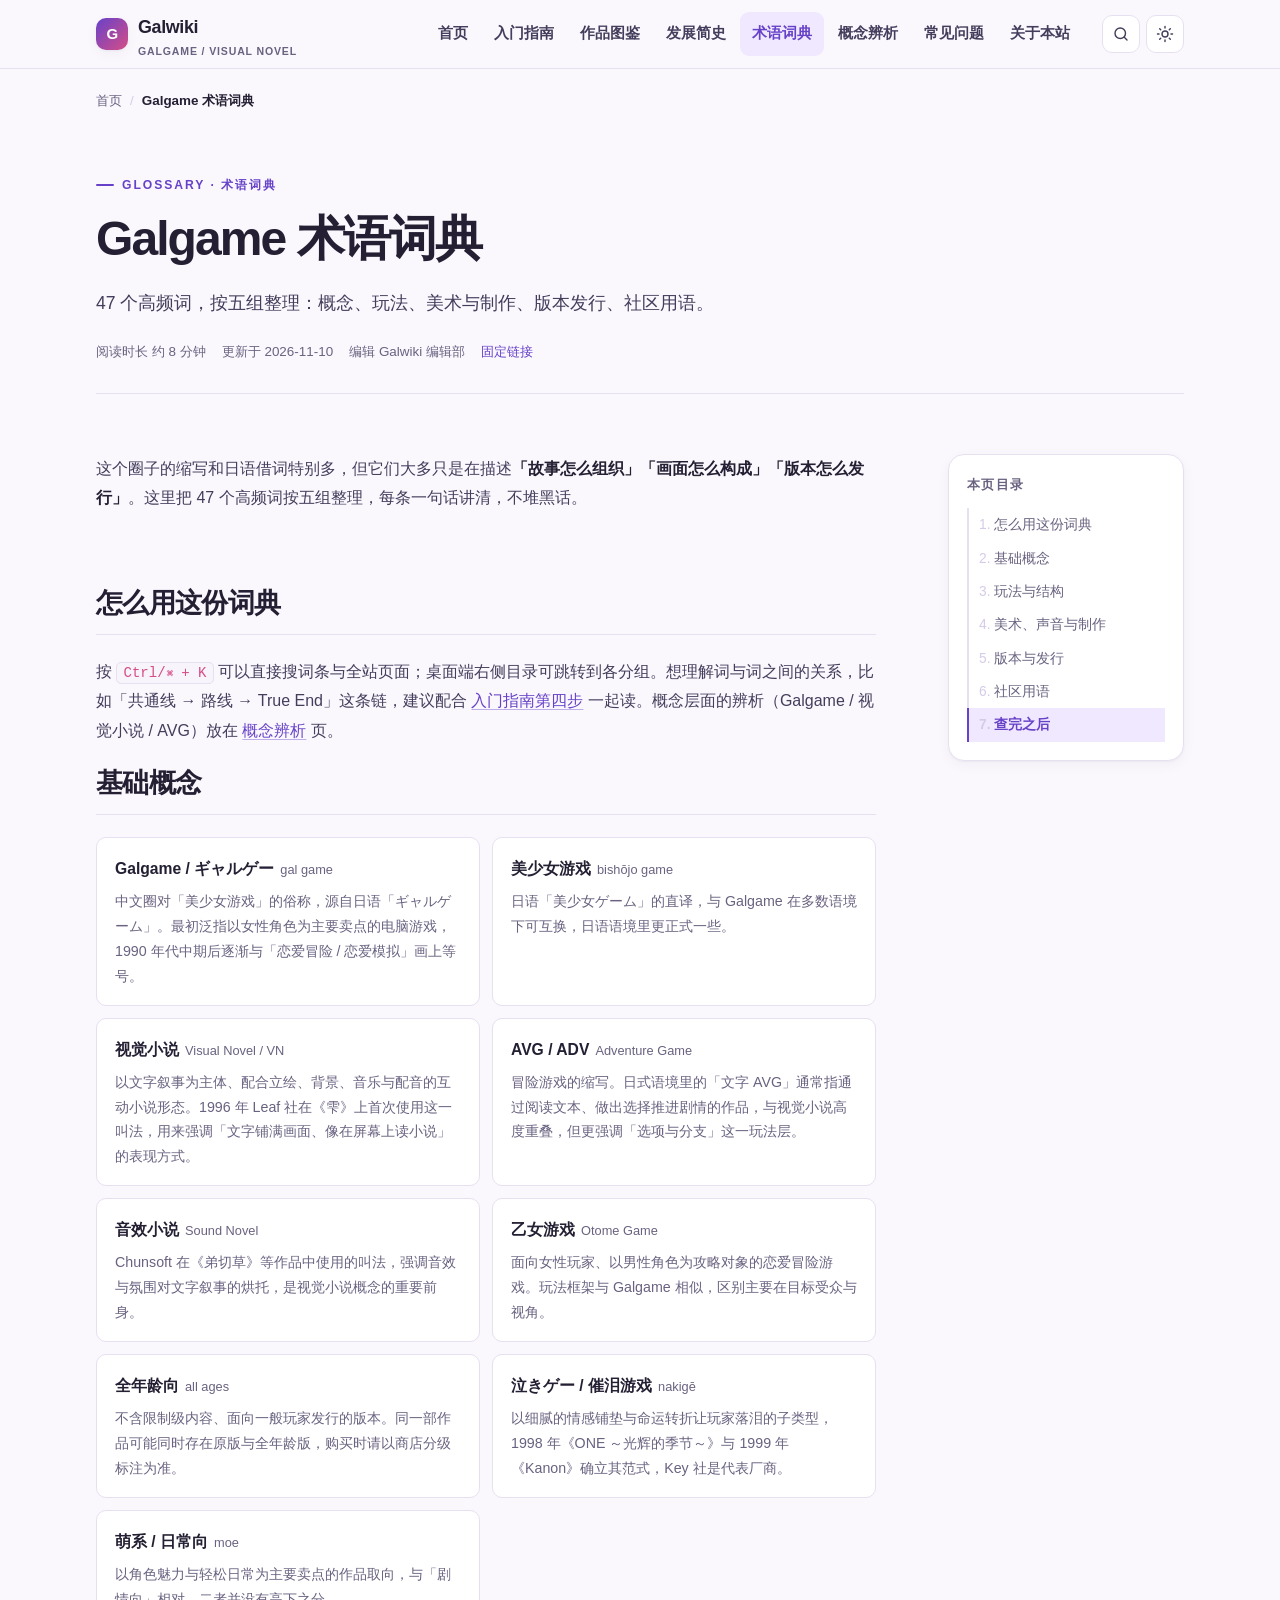
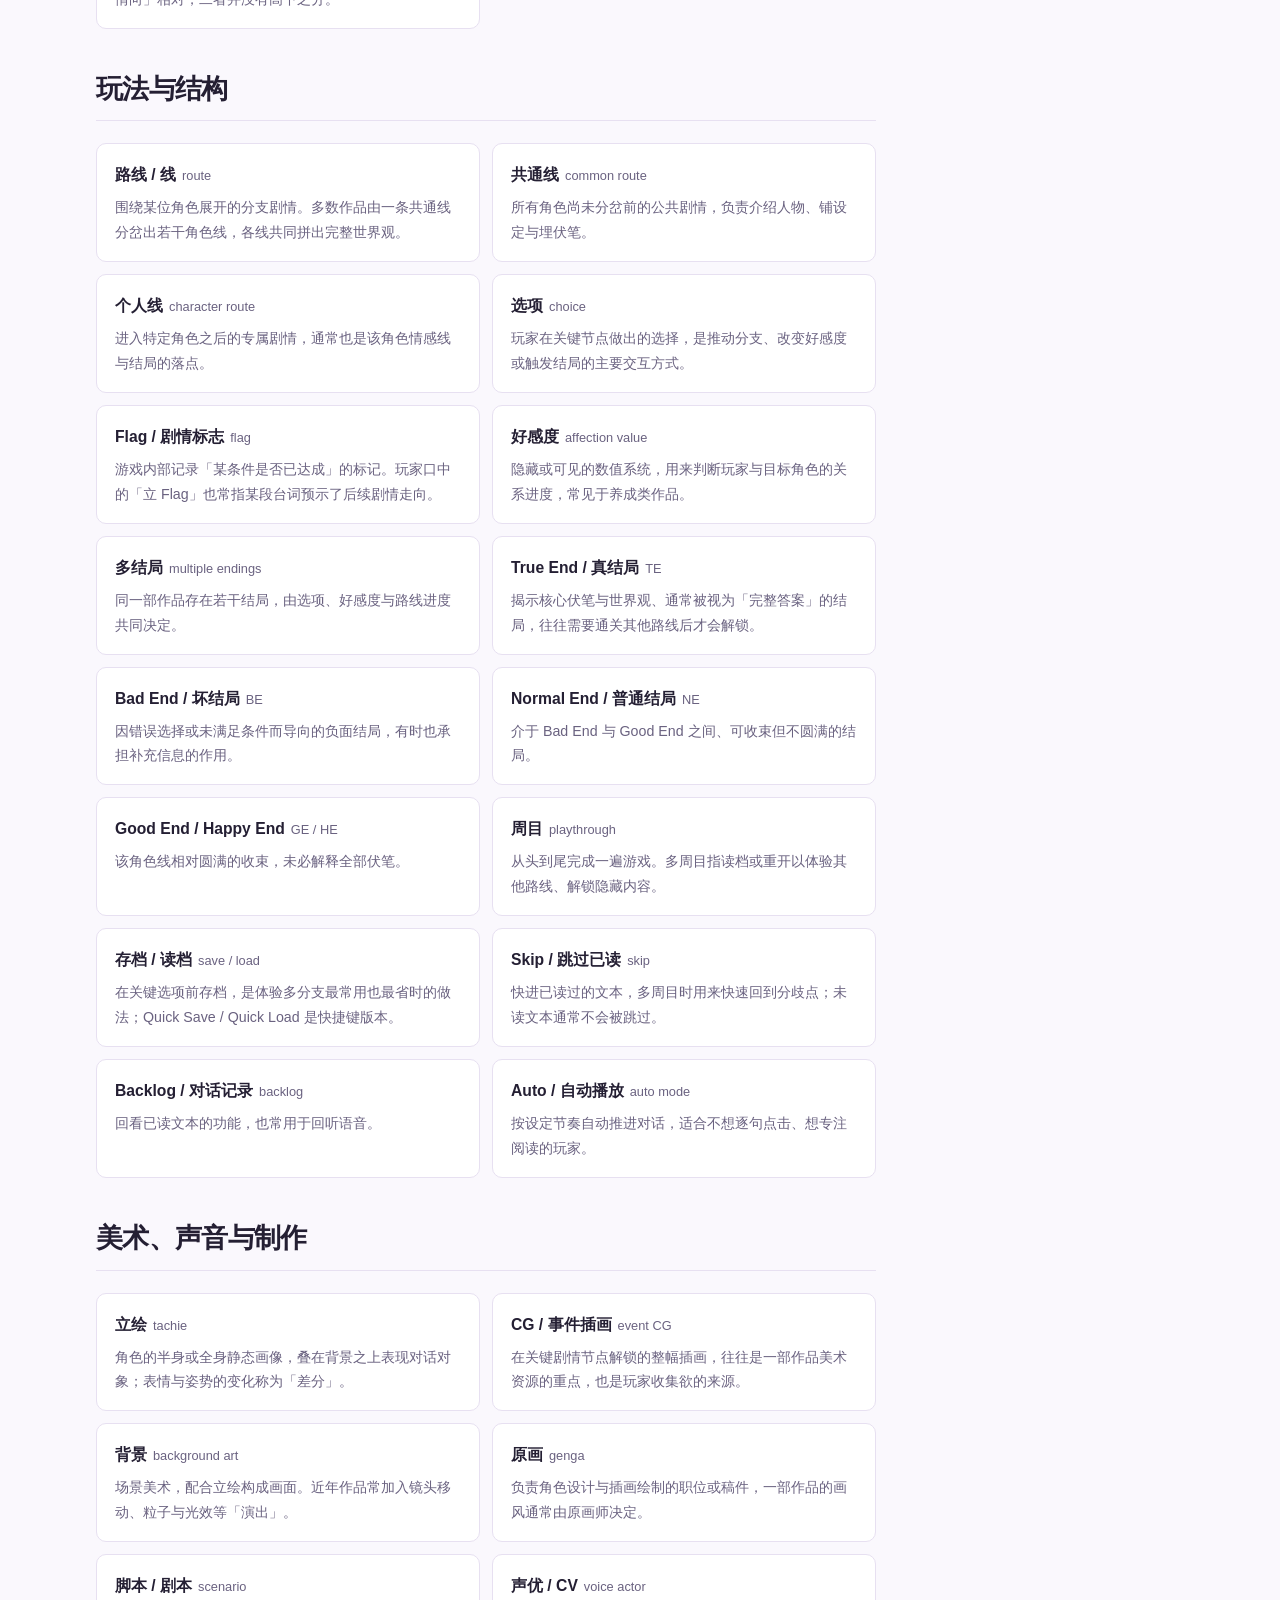
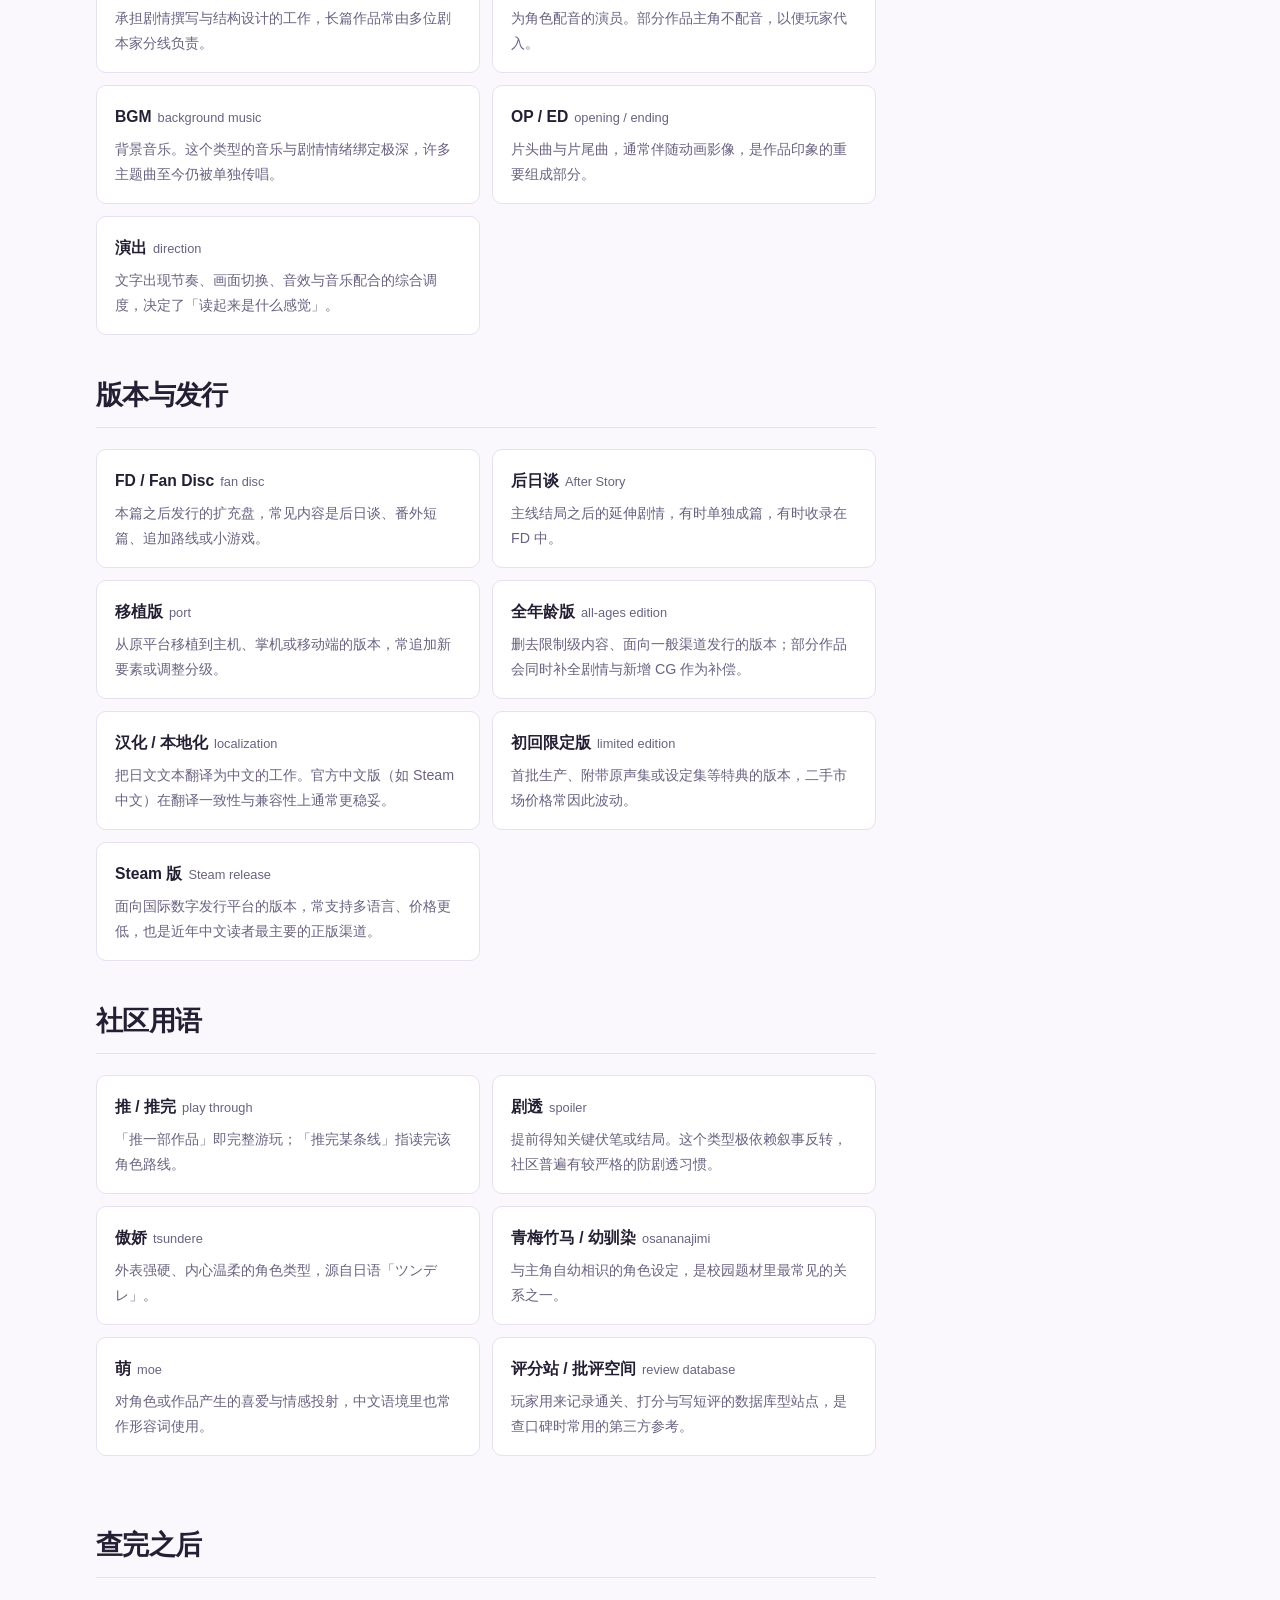
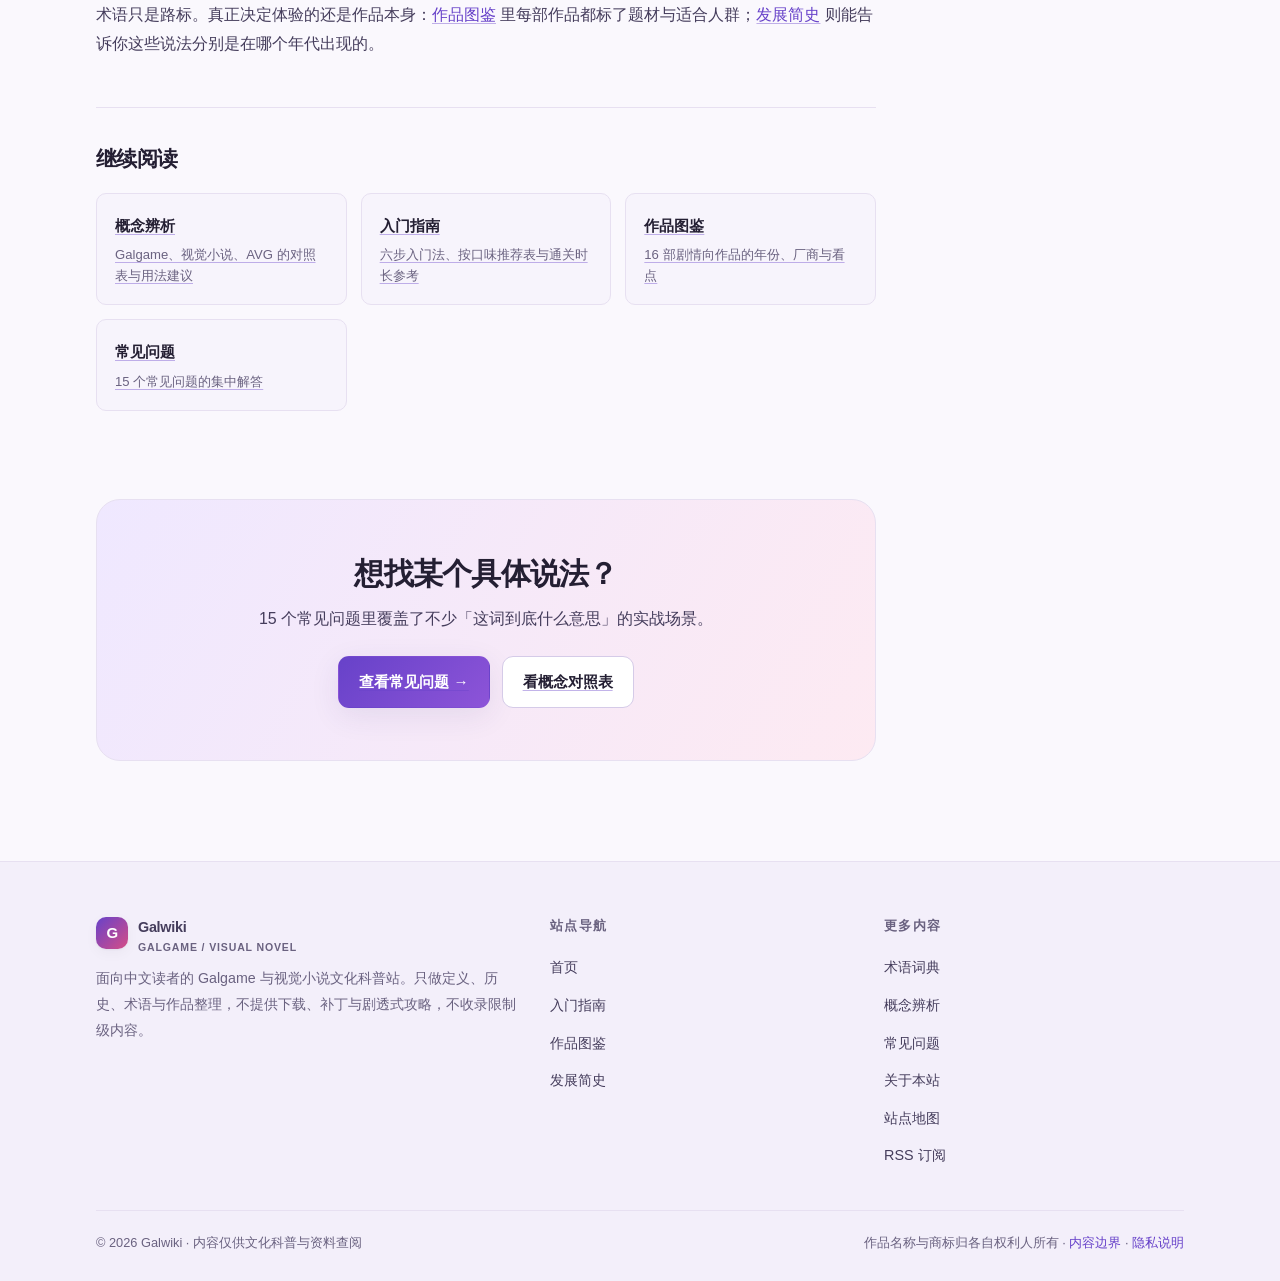
<file: glossary.html>
<!DOCTYPE html>
<html lang="zh-CN" data-theme="light">
<head>
<meta charset="utf-8">
<meta name="viewport" content="width=device-width, initial-scale=1, viewport-fit=cover">
<title>Galgame 术语词典：47 个高频词一次讲清 | Galwiki</title>
<meta name="description" content="Galgame 常用术语大全：路线、共通线、flag、True End、立绘、CG、差分、FD、泣きゲー、全年龄版等 47 个词，按基础概念、玩法结构、美术制作、版本发行、社区用语五组整理。">
<meta name="keywords" content="galgame术语,galgame名词,共通线,个人线,True End,立绘,CG,FD,泣きゲー,AVG,ADV">
<meta name="author" content="Galwiki 编辑部">
<meta name="robots" content="index, follow, max-image-preview:large, max-snippet:-1">
<meta name="theme-color" content="#6742c9" media="(prefers-color-scheme: light)">
<meta name="theme-color" content="#100e19" media="(prefers-color-scheme: dark)">
<link rel="canonical" href="https://galgameinfowiki.github.io/glossary.html">
<link rel="alternate" type="application/rss+xml" title="Galwiki · 视觉小说与 Galgame 文化图鉴 RSS" href="https://galgameinfowiki.github.io/rss.xml">
<link rel="icon" type="image/svg+xml" href="assets/img/favicon.svg">

<meta property="og:site_name" content="Galwiki · 视觉小说与 Galgame 文化图鉴">
<meta property="og:type" content="article">
<meta property="og:locale" content="zh_CN">
<meta property="og:title" content="Galgame 术语词典：47 个高频词一次讲清 | Galwiki">
<meta property="og:description" content="Galgame 常用术语大全：路线、共通线、flag、True End、立绘、CG、差分、FD、泣きゲー、全年龄版等 47 个词，按基础概念、玩法结构、美术制作、版本发行、社区用语五组整理。">
<meta property="og:url" content="https://galgameinfowiki.github.io/glossary.html">
<meta property="og:image" content="https://galgameinfowiki.github.io/assets/img/og-cover.png">
<meta property="og:image:width" content="1200">
<meta property="og:image:height" content="630">
<meta property="og:image:alt" content="Galwiki · 视觉小说与 Galgame 文化图鉴">
<meta name="twitter:card" content="summary_large_image">
<meta name="twitter:title" content="Galgame 术语词典：47 个高频词一次讲清 | Galwiki">
<meta name="twitter:description" content="Galgame 常用术语大全：路线、共通线、flag、True End、立绘、CG、差分、FD、泣きゲー、全年龄版等 47 个词，按基础概念、玩法结构、美术制作、版本发行、社区用语五组整理。">
<meta name="twitter:image" content="https://galgameinfowiki.github.io/assets/img/og-cover.png">

<script>(function(){var t;try{t=localStorage.getItem('galwiki-theme')}catch(e){}if(!t){t=window.matchMedia('(prefers-color-scheme: dark)').matches?'dark':'light'}document.documentElement.setAttribute('data-theme',t)})();</script>
<link rel="preload" href="assets/css/style.css" as="style">
<link rel="stylesheet" href="assets/css/style.css">
<script src="search-index.js" defer></script>
<script src="assets/js/main.js" defer></script>
<script type="application/ld+json">
{
  "@context": "https://schema.org",
  "@graph": [
    {
      "@type": "WebSite",
      "@id": "https://galgameinfowiki.github.io/#website",
      "url": "https://galgameinfowiki.github.io/",
      "name": "Galwiki · 视觉小说与 Galgame 文化图鉴",
      "alternateName": "Galwiki",
      "description": "用清晰、准确、无剧透的方式讲清 Galgame 是什么：从 1994 年《心跳回忆》到 Key 社、TYPE-MOON 的剧情向经典，提供新手入门指南、作品图鉴、发展简史、术语词典与常见问题。",
      "inLanguage": "zh-CN",
      "publisher": {
        "@id": "https://galgameinfowiki.github.io/#organization"
      }
    },
    {
      "@type": "Organization",
      "@id": "https://galgameinfowiki.github.io/#organization",
      "name": "Galwiki",
      "url": "https://galgameinfowiki.github.io/",
      "description": "面向中文读者的 Galgame 与视觉小说文化科普与资料站，聚焦剧情向、全年龄向作品的整理与考据。",
      "logo": {
        "@type": "ImageObject",
        "url": "https://galgameinfowiki.github.io/assets/img/og-cover.png"
      },
      "email": "hello@galgameinfowiki.github.io"
    },
    {
      "@type": "BreadcrumbList",
      "@id": "https://galgameinfowiki.github.io/glossary.html#breadcrumb",
      "itemListElement": [
        {
          "@type": "ListItem",
          "position": 1,
          "name": "首页",
          "item": "https://galgameinfowiki.github.io/"
        },
        {
          "@type": "ListItem",
          "position": 2,
          "name": "Galgame 术语词典",
          "item": "https://galgameinfowiki.github.io/glossary.html"
        }
      ]
    },
    {
      "@type": "DefinedTermSet",
      "@id": "https://galgameinfowiki.github.io/glossary.html#webpage",
      "url": "https://galgameinfowiki.github.io/glossary.html",
      "name": "Galgame 术语词典",
      "headline": "Galgame 术语词典",
      "description": "Galgame 常用术语大全：路线、共通线、flag、True End、立绘、CG、差分、FD、泣きゲー、全年龄版等 47 个词，按基础概念、玩法结构、美术制作、版本发行、社区用语五组整理。",
      "inLanguage": "zh-CN",
      "isPartOf": {
        "@id": "https://galgameinfowiki.github.io/#website"
      },
      "datePublished": "2026-11-10",
      "dateModified": "2026-11-10",
      "author": {
        "@id": "https://galgameinfowiki.github.io/#organization"
      },
      "publisher": {
        "@id": "https://galgameinfowiki.github.io/#organization"
      },
      "mainEntityOfPage": "https://galgameinfowiki.github.io/glossary.html",
      "image": {
        "@type": "ImageObject",
        "url": "https://galgameinfowiki.github.io/assets/img/og-cover.png",
        "width": 1200,
        "height": 630
      },
      "hasDefinedTerm": [
        {
          "@type": "DefinedTerm",
          "name": "Galgame / ギャルゲー",
          "description": "中文圈对「美少女游戏」的俗称，源自日语「ギャルゲーム」。最初泛指以女性角色为主要卖点的电脑游戏，1990 年代中期后逐渐与「恋爱冒险 / 恋爱模拟」画上等号。"
        },
        {
          "@type": "DefinedTerm",
          "name": "美少女游戏",
          "description": "日语「美少女ゲーム」的直译，与 Galgame 在多数语境下可互换，日语语境里更正式一些。"
        },
        {
          "@type": "DefinedTerm",
          "name": "视觉小说",
          "description": "以文字叙事为主体、配合立绘、背景、音乐与配音的互动小说形态。1996 年 Leaf 社在《雫》上首次使用这一叫法，用来强调「文字铺满画面、像在屏幕上读小说」的表现方式。"
        },
        {
          "@type": "DefinedTerm",
          "name": "AVG / ADV",
          "description": "冒险游戏的缩写。日式语境里的「文字 AVG」通常指通过阅读文本、做出选择推进剧情的作品，与视觉小说高度重叠，但更强调「选项与分支」这一玩法层。"
        },
        {
          "@type": "DefinedTerm",
          "name": "音效小说",
          "description": "Chunsoft 在《弟切草》等作品中使用的叫法，强调音效与氛围对文字叙事的烘托，是视觉小说概念的重要前身。"
        },
        {
          "@type": "DefinedTerm",
          "name": "乙女游戏",
          "description": "面向女性玩家、以男性角色为攻略对象的恋爱冒险游戏。玩法框架与 Galgame 相似，区别主要在目标受众与视角。"
        },
        {
          "@type": "DefinedTerm",
          "name": "全年龄向",
          "description": "不含限制级内容、面向一般玩家发行的版本。同一部作品可能同时存在原版与全年龄版，购买时请以商店分级标注为准。"
        },
        {
          "@type": "DefinedTerm",
          "name": "泣きゲー / 催泪游戏",
          "description": "以细腻的情感铺垫与命运转折让玩家落泪的子类型，1998 年《ONE ～光辉的季节～》与 1999 年《Kanon》确立其范式，Key 社是代表厂商。"
        },
        {
          "@type": "DefinedTerm",
          "name": "萌系 / 日常向",
          "description": "以角色魅力与轻松日常为主要卖点的作品取向，与「剧情向」相对，二者并没有高下之分。"
        },
        {
          "@type": "DefinedTerm",
          "name": "路线 / 线",
          "description": "围绕某位角色展开的分支剧情。多数作品由一条共通线分岔出若干角色线，各线共同拼出完整世界观。"
        },
        {
          "@type": "DefinedTerm",
          "name": "共通线",
          "description": "所有角色尚未分岔前的公共剧情，负责介绍人物、铺设定与埋伏笔。"
        },
        {
          "@type": "DefinedTerm",
          "name": "个人线",
          "description": "进入特定角色之后的专属剧情，通常也是该角色情感线与结局的落点。"
        },
        {
          "@type": "DefinedTerm",
          "name": "选项",
          "description": "玩家在关键节点做出的选择，是推动分支、改变好感度或触发结局的主要交互方式。"
        },
        {
          "@type": "DefinedTerm",
          "name": "Flag / 剧情标志",
          "description": "游戏内部记录「某条件是否已达成」的标记。玩家口中的「立 Flag」也常指某段台词预示了后续剧情走向。"
        },
        {
          "@type": "DefinedTerm",
          "name": "好感度",
          "description": "隐藏或可见的数值系统，用来判断玩家与目标角色的关系进度，常见于养成类作品。"
        },
        {
          "@type": "DefinedTerm",
          "name": "多结局",
          "description": "同一部作品存在若干结局，由选项、好感度与路线进度共同决定。"
        },
        {
          "@type": "DefinedTerm",
          "name": "True End / 真结局",
          "description": "揭示核心伏笔与世界观、通常被视为「完整答案」的结局，往往需要通关其他路线后才会解锁。"
        },
        {
          "@type": "DefinedTerm",
          "name": "Bad End / 坏结局",
          "description": "因错误选择或未满足条件而导向的负面结局，有时也承担补充信息的作用。"
        },
        {
          "@type": "DefinedTerm",
          "name": "Normal End / 普通结局",
          "description": "介于 Bad End 与 Good End 之间、可收束但不圆满的结局。"
        },
        {
          "@type": "DefinedTerm",
          "name": "Good End / Happy End",
          "description": "该角色线相对圆满的收束，未必解释全部伏笔。"
        },
        {
          "@type": "DefinedTerm",
          "name": "周目",
          "description": "从头到尾完成一遍游戏。多周目指读档或重开以体验其他路线、解锁隐藏内容。"
        },
        {
          "@type": "DefinedTerm",
          "name": "存档 / 读档",
          "description": "在关键选项前存档，是体验多分支最常用也最省时的做法；Quick Save / Quick Load 是快捷键版本。"
        },
        {
          "@type": "DefinedTerm",
          "name": "Skip / 跳过已读",
          "description": "快进已读过的文本，多周目时用来快速回到分歧点；未读文本通常不会被跳过。"
        },
        {
          "@type": "DefinedTerm",
          "name": "Backlog / 对话记录",
          "description": "回看已读文本的功能，也常用于回听语音。"
        },
        {
          "@type": "DefinedTerm",
          "name": "Auto / 自动播放",
          "description": "按设定节奏自动推进对话，适合不想逐句点击、想专注阅读的玩家。"
        },
        {
          "@type": "DefinedTerm",
          "name": "立绘",
          "description": "角色的半身或全身静态画像，叠在背景之上表现对话对象；表情与姿势的变化称为「差分」。"
        },
        {
          "@type": "DefinedTerm",
          "name": "CG / 事件插画",
          "description": "在关键剧情节点解锁的整幅插画，往往是一部作品美术资源的重点，也是玩家收集欲的来源。"
        },
        {
          "@type": "DefinedTerm",
          "name": "背景",
          "description": "场景美术，配合立绘构成画面。近年作品常加入镜头移动、粒子与光效等「演出」。"
        },
        {
          "@type": "DefinedTerm",
          "name": "原画",
          "description": "负责角色设计与插画绘制的职位或稿件，一部作品的画风通常由原画师决定。"
        },
        {
          "@type": "DefinedTerm",
          "name": "脚本 / 剧本",
          "description": "承担剧情撰写与结构设计的工作，长篇作品常由多位剧本家分线负责。"
        },
        {
          "@type": "DefinedTerm",
          "name": "声优 / CV",
          "description": "为角色配音的演员。部分作品主角不配音，以便玩家代入。"
        },
        {
          "@type": "DefinedTerm",
          "name": "BGM",
          "description": "背景音乐。这个类型的音乐与剧情情绪绑定极深，许多主题曲至今仍被单独传唱。"
        },
        {
          "@type": "DefinedTerm",
          "name": "OP / ED",
          "description": "片头曲与片尾曲，通常伴随动画影像，是作品印象的重要组成部分。"
        },
        {
          "@type": "DefinedTerm",
          "name": "演出",
          "description": "文字出现节奏、画面切换、音效与音乐配合的综合调度，决定了「读起来是什么感觉」。"
        },
        {
          "@type": "DefinedTerm",
          "name": "FD / Fan Disc",
          "description": "本篇之后发行的扩充盘，常见内容是后日谈、番外短篇、追加路线或小游戏。"
        },
        {
          "@type": "DefinedTerm",
          "name": "后日谈",
          "description": "主线结局之后的延伸剧情，有时单独成篇，有时收录在 FD 中。"
        },
        {
          "@type": "DefinedTerm",
          "name": "移植版",
          "description": "从原平台移植到主机、掌机或移动端的版本，常追加新要素或调整分级。"
        },
        {
          "@type": "DefinedTerm",
          "name": "全年龄版",
          "description": "删去限制级内容、面向一般渠道发行的版本；部分作品会同时补全剧情与新增 CG 作为补偿。"
        },
        {
          "@type": "DefinedTerm",
          "name": "汉化 / 本地化",
          "description": "把日文文本翻译为中文的工作。官方中文版（如 Steam 中文）在翻译一致性与兼容性上通常更稳妥。"
        },
        {
          "@type": "DefinedTerm",
          "name": "初回限定版",
          "description": "首批生产、附带原声集或设定集等特典的版本，二手市场价格常因此波动。"
        },
        {
          "@type": "DefinedTerm",
          "name": "Steam 版",
          "description": "面向国际数字发行平台的版本，常支持多语言、价格更低，也是近年中文读者最主要的正版渠道。"
        },
        {
          "@type": "DefinedTerm",
          "name": "推 / 推完",
          "description": "「推一部作品」即完整游玩；「推完某条线」指读完该角色路线。"
        },
        {
          "@type": "DefinedTerm",
          "name": "剧透",
          "description": "提前得知关键伏笔或结局。这个类型极依赖叙事反转，社区普遍有较严格的防剧透习惯。"
        },
        {
          "@type": "DefinedTerm",
          "name": "傲娇",
          "description": "外表强硬、内心温柔的角色类型，源自日语「ツンデレ」。"
        },
        {
          "@type": "DefinedTerm",
          "name": "青梅竹马 / 幼驯染",
          "description": "与主角自幼相识的角色设定，是校园题材里最常见的关系之一。"
        },
        {
          "@type": "DefinedTerm",
          "name": "萌",
          "description": "对角色或作品产生的喜爱与情感投射，中文语境里也常作形容词使用。"
        },
        {
          "@type": "DefinedTerm",
          "name": "评分站 / 批评空间",
          "description": "玩家用来记录通关、打分与写短评的数据库型站点，是查口碑时常用的第三方参考。"
        }
      ],
      "breadcrumb": {
        "@id": "https://galgameinfowiki.github.io/glossary.html#breadcrumb"
      }
    }
  ]
}
</script>
</head>
<body>
<a class="skip-link" href="#main">跳到正文</a>
<div id="progress" role="presentation"></div>
<header class="site-header">
  <div class="container header-inner">
    <a class="brand" href="index.html" aria-label="Galwiki · 视觉小说与 Galgame 文化图鉴 首页">
      <span class="brand-mark" aria-hidden="true">G</span>
      <span>Galwiki<small>GALGAME / VISUAL NOVEL</small></span>
    </a>
    <nav class="nav" id="primary-nav" aria-label="主导航">
<a href="index.html">首页</a>
<a href="guide.html">入门指南</a>
<a href="works.html">作品图鉴</a>
<a href="history.html">发展简史</a>
<a href="glossary.html" aria-current="page">术语词典</a>
<a href="compare.html">概念辨析</a>
<a href="faq.html">常见问题</a>
<a href="about.html">关于本站</a>
    </nav>
    <div class="header-actions">
      <button class="icon-btn" type="button" data-search-open aria-label="打开站内搜索" title="站内搜索 (Ctrl/⌘ + K)"><svg viewBox="0 0 24 24" aria-hidden="true"><circle cx="11" cy="11" r="7"/><path d="M20 20l-3.6-3.6"/></svg></button>
      <button class="icon-btn" type="button" id="theme-toggle" aria-label="切换深色模式" title="切换深色模式"><svg class="icon-sun" viewBox="0 0 24 24" aria-hidden="true"><circle cx="12" cy="12" r="4"/><path d="M12 2v2M12 20v2M4.9 4.9l1.4 1.4M17.7 17.7l1.4 1.4M2 12h2M20 12h2M4.9 19.1l1.4-1.4M17.7 6.3l1.4-1.4"/></svg><svg class="icon-moon" viewBox="0 0 24 24" aria-hidden="true"><path d="M20 14.5A8.5 8.5 0 0 1 9.5 4a8.5 8.5 0 1 0 10.5 10.5z"/></svg></button>
      <button class="icon-btn menu-toggle" type="button" id="menu-toggle" aria-expanded="false" aria-controls="primary-nav" aria-label="打开导航菜单"><svg viewBox="0 0 24 24" aria-hidden="true"><path d="M4 7h16M4 12h16M4 17h16"/></svg></button>
    </div>
  </div>
</header>
<main id="main" tabindex="-1">
<nav class="breadcrumb container" aria-label="面包屑导航">
  <ol><li><a href="index.html">首页</a></li><li aria-current="page">Galgame 术语词典</li></ol>
</nav>
<div class="container">
  <div class="article-head">
    <span class="eyebrow">Glossary · 术语词典</span>
    <h1>Galgame 术语词典</h1>
    <p class="lead">47 个高频词，按五组整理：概念、玩法、美术与制作、版本发行、社区用语。</p>
    <div class="article-meta">
      <span>阅读时长 约 8 分钟</span>
      <span>更新于 2026-11-10</span>
      <span>编辑 Galwiki 编辑部</span>
      <span><a href="https://galgameinfowiki.github.io/glossary.html">固定链接</a></span>
    </div>
  </div>
</div>
<div class="container layout">
  <div class="layout-main">
<details class="toc-mobile"><summary>本页目录（7 节）</summary><ol><li><a href="#how">怎么用这份词典</a></li>
<li><a href="#basics">基础概念</a></li>
<li><a href="#structure">玩法与结构</a></li>
<li><a href="#production">美术、声音与制作</a></li>
<li><a href="#release">版本与发行</a></li>
<li><a href="#community">社区用语</a></li>
<li><a href="#next">查完之后</a></li></ol></details>

<div class="prose">
  <p>这个圈子的缩写和日语借词特别多，但它们大多只是在描述<strong>「故事怎么组织」「画面怎么构成」「版本怎么发行」</strong>。这里把 47 个高频词按五组整理，每条一句话讲清，不堆黑话。</p>

  <h2 id="how">怎么用这份词典</h2>
  <p>按 <code>Ctrl/⌘ + K</code> 可以直接搜词条与全站页面；桌面端右侧目录可跳转到各分组。想理解词与词之间的关系，比如「共通线 → 路线 → True End」这条链，建议配合 <a href="guide.html#step4">入门指南第四步</a> 一起读。概念层面的辨析（Galgame / 视觉小说 / AVG）放在 <a href="compare.html">概念辨析</a> 页。</p>

  <section class="term-group" id="basics"><h2>基础概念</h2><div class="term-grid"><dl style="display:contents"><div class="term" id="galgame"><dt>Galgame / ギャルゲー<small>gal game</small></dt><dd>中文圈对「美少女游戏」的俗称，源自日语「ギャルゲーム」。最初泛指以女性角色为主要卖点的电脑游戏，1990 年代中期后逐渐与「恋爱冒险 / 恋爱模拟」画上等号。</dd></div>
<div class="term" id="bishojo"><dt>美少女游戏<small>bishōjo game</small></dt><dd>日语「美少女ゲーム」的直译，与 Galgame 在多数语境下可互换，日语语境里更正式一些。</dd></div>
<div class="term" id="visual-novel"><dt>视觉小说<small>Visual Novel / VN</small></dt><dd>以文字叙事为主体、配合立绘、背景、音乐与配音的互动小说形态。1996 年 Leaf 社在《雫》上首次使用这一叫法，用来强调「文字铺满画面、像在屏幕上读小说」的表现方式。</dd></div>
<div class="term" id="avg-adv"><dt>AVG / ADV<small>Adventure Game</small></dt><dd>冒险游戏的缩写。日式语境里的「文字 AVG」通常指通过阅读文本、做出选择推进剧情的作品，与视觉小说高度重叠，但更强调「选项与分支」这一玩法层。</dd></div>
<div class="term" id="sound-novel"><dt>音效小说<small>Sound Novel</small></dt><dd>Chunsoft 在《弟切草》等作品中使用的叫法，强调音效与氛围对文字叙事的烘托，是视觉小说概念的重要前身。</dd></div>
<div class="term" id="otome"><dt>乙女游戏<small>Otome Game</small></dt><dd>面向女性玩家、以男性角色为攻略对象的恋爱冒险游戏。玩法框架与 Galgame 相似，区别主要在目标受众与视角。</dd></div>
<div class="term" id="all-ages"><dt>全年龄向<small>all ages</small></dt><dd>不含限制级内容、面向一般玩家发行的版本。同一部作品可能同时存在原版与全年龄版，购买时请以商店分级标注为准。</dd></div>
<div class="term" id="nakige"><dt>泣きゲー / 催泪游戏<small>nakigē</small></dt><dd>以细腻的情感铺垫与命运转折让玩家落泪的子类型，1998 年《ONE ～光辉的季节～》与 1999 年《Kanon》确立其范式，Key 社是代表厂商。</dd></div>
<div class="term" id="moegame"><dt>萌系 / 日常向<small>moe</small></dt><dd>以角色魅力与轻松日常为主要卖点的作品取向，与「剧情向」相对，二者并没有高下之分。</dd></div></dl></div></section>
<section class="term-group" id="structure"><h2>玩法与结构</h2><div class="term-grid"><dl style="display:contents"><div class="term" id="route"><dt>路线 / 线<small>route</small></dt><dd>围绕某位角色展开的分支剧情。多数作品由一条共通线分岔出若干角色线，各线共同拼出完整世界观。</dd></div>
<div class="term" id="common-route"><dt>共通线<small>common route</small></dt><dd>所有角色尚未分岔前的公共剧情，负责介绍人物、铺设定与埋伏笔。</dd></div>
<div class="term" id="character-route"><dt>个人线<small>character route</small></dt><dd>进入特定角色之后的专属剧情，通常也是该角色情感线与结局的落点。</dd></div>
<div class="term" id="choice"><dt>选项<small>choice</small></dt><dd>玩家在关键节点做出的选择，是推动分支、改变好感度或触发结局的主要交互方式。</dd></div>
<div class="term" id="flag"><dt>Flag / 剧情标志<small>flag</small></dt><dd>游戏内部记录「某条件是否已达成」的标记。玩家口中的「立 Flag」也常指某段台词预示了后续剧情走向。</dd></div>
<div class="term" id="affection"><dt>好感度<small>affection value</small></dt><dd>隐藏或可见的数值系统，用来判断玩家与目标角色的关系进度，常见于养成类作品。</dd></div>
<div class="term" id="multi-ending"><dt>多结局<small>multiple endings</small></dt><dd>同一部作品存在若干结局，由选项、好感度与路线进度共同决定。</dd></div>
<div class="term" id="true-end"><dt>True End / 真结局<small>TE</small></dt><dd>揭示核心伏笔与世界观、通常被视为「完整答案」的结局，往往需要通关其他路线后才会解锁。</dd></div>
<div class="term" id="bad-end"><dt>Bad End / 坏结局<small>BE</small></dt><dd>因错误选择或未满足条件而导向的负面结局，有时也承担补充信息的作用。</dd></div>
<div class="term" id="normal-end"><dt>Normal End / 普通结局<small>NE</small></dt><dd>介于 Bad End 与 Good End 之间、可收束但不圆满的结局。</dd></div>
<div class="term" id="good-end"><dt>Good End / Happy End<small>GE / HE</small></dt><dd>该角色线相对圆满的收束，未必解释全部伏笔。</dd></div>
<div class="term" id="playthrough"><dt>周目<small>playthrough</small></dt><dd>从头到尾完成一遍游戏。多周目指读档或重开以体验其他路线、解锁隐藏内容。</dd></div>
<div class="term" id="save-load"><dt>存档 / 读档<small>save / load</small></dt><dd>在关键选项前存档，是体验多分支最常用也最省时的做法；Quick Save / Quick Load 是快捷键版本。</dd></div>
<div class="term" id="skip"><dt>Skip / 跳过已读<small>skip</small></dt><dd>快进已读过的文本，多周目时用来快速回到分歧点；未读文本通常不会被跳过。</dd></div>
<div class="term" id="backlog"><dt>Backlog / 对话记录<small>backlog</small></dt><dd>回看已读文本的功能，也常用于回听语音。</dd></div>
<div class="term" id="auto"><dt>Auto / 自动播放<small>auto mode</small></dt><dd>按设定节奏自动推进对话，适合不想逐句点击、想专注阅读的玩家。</dd></div></dl></div></section>
<section class="term-group" id="production"><h2>美术、声音与制作</h2><div class="term-grid"><dl style="display:contents"><div class="term" id="tachie"><dt>立绘<small>tachie</small></dt><dd>角色的半身或全身静态画像，叠在背景之上表现对话对象；表情与姿势的变化称为「差分」。</dd></div>
<div class="term" id="cg"><dt>CG / 事件插画<small>event CG</small></dt><dd>在关键剧情节点解锁的整幅插画，往往是一部作品美术资源的重点，也是玩家收集欲的来源。</dd></div>
<div class="term" id="background"><dt>背景<small>background art</small></dt><dd>场景美术，配合立绘构成画面。近年作品常加入镜头移动、粒子与光效等「演出」。</dd></div>
<div class="term" id="genga"><dt>原画<small>genga</small></dt><dd>负责角色设计与插画绘制的职位或稿件，一部作品的画风通常由原画师决定。</dd></div>
<div class="term" id="scenario"><dt>脚本 / 剧本<small>scenario</small></dt><dd>承担剧情撰写与结构设计的工作，长篇作品常由多位剧本家分线负责。</dd></div>
<div class="term" id="cv"><dt>声优 / CV<small>voice actor</small></dt><dd>为角色配音的演员。部分作品主角不配音，以便玩家代入。</dd></div>
<div class="term" id="bgm"><dt>BGM<small>background music</small></dt><dd>背景音乐。这个类型的音乐与剧情情绪绑定极深，许多主题曲至今仍被单独传唱。</dd></div>
<div class="term" id="op-ed"><dt>OP / ED<small>opening / ending</small></dt><dd>片头曲与片尾曲，通常伴随动画影像，是作品印象的重要组成部分。</dd></div>
<div class="term" id="scene"><dt>演出<small>direction</small></dt><dd>文字出现节奏、画面切换、音效与音乐配合的综合调度，决定了「读起来是什么感觉」。</dd></div></dl></div></section>
<section class="term-group" id="release"><h2>版本与发行</h2><div class="term-grid"><dl style="display:contents"><div class="term" id="fan-disc"><dt>FD / Fan Disc<small>fan disc</small></dt><dd>本篇之后发行的扩充盘，常见内容是后日谈、番外短篇、追加路线或小游戏。</dd></div>
<div class="term" id="after-story"><dt>后日谈<small>After Story</small></dt><dd>主线结局之后的延伸剧情，有时单独成篇，有时收录在 FD 中。</dd></div>
<div class="term" id="port"><dt>移植版<small>port</small></dt><dd>从原平台移植到主机、掌机或移动端的版本，常追加新要素或调整分级。</dd></div>
<div class="term" id="all-ages-version"><dt>全年龄版<small>all-ages edition</small></dt><dd>删去限制级内容、面向一般渠道发行的版本；部分作品会同时补全剧情与新增 CG 作为补偿。</dd></div>
<div class="term" id="localization"><dt>汉化 / 本地化<small>localization</small></dt><dd>把日文文本翻译为中文的工作。官方中文版（如 Steam 中文）在翻译一致性与兼容性上通常更稳妥。</dd></div>
<div class="term" id="limited-edition"><dt>初回限定版<small>limited edition</small></dt><dd>首批生产、附带原声集或设定集等特典的版本，二手市场价格常因此波动。</dd></div>
<div class="term" id="steam-version"><dt>Steam 版<small>Steam release</small></dt><dd>面向国际数字发行平台的版本，常支持多语言、价格更低，也是近年中文读者最主要的正版渠道。</dd></div></dl></div></section>
<section class="term-group" id="community"><h2>社区用语</h2><div class="term-grid"><dl style="display:contents"><div class="term" id="push"><dt>推 / 推完<small>play through</small></dt><dd>「推一部作品」即完整游玩；「推完某条线」指读完该角色路线。</dd></div>
<div class="term" id="spoiler"><dt>剧透<small>spoiler</small></dt><dd>提前得知关键伏笔或结局。这个类型极依赖叙事反转，社区普遍有较严格的防剧透习惯。</dd></div>
<div class="term" id="tsundere"><dt>傲娇<small>tsundere</small></dt><dd>外表强硬、内心温柔的角色类型，源自日语「ツンデレ」。</dd></div>
<div class="term" id="osananajimi"><dt>青梅竹马 / 幼驯染<small>osananajimi</small></dt><dd>与主角自幼相识的角色设定，是校园题材里最常见的关系之一。</dd></div>
<div class="term" id="moe"><dt>萌<small>moe</small></dt><dd>对角色或作品产生的喜爱与情感投射，中文语境里也常作形容词使用。</dd></div>
<div class="term" id="review-site"><dt>评分站 / 批评空间<small>review database</small></dt><dd>玩家用来记录通关、打分与写短评的数据库型站点，是查口碑时常用的第三方参考。</dd></div></dl></div></section>

  <h2 id="next">查完之后</h2>
  <p>术语只是路标。真正决定体验的还是作品本身：<a href="works.html">作品图鉴</a> 里每部作品都标了题材与适合人群；<a href="history.html">发展简史</a> 则能告诉你这些说法分别是在哪个年代出现的。</p>

  
<div class="related">
  <h2>继续阅读</h2>
  <div class="related-grid"><a class="related-card" href="compare.html"><strong>概念辨析</strong><span>Galgame、视觉小说、AVG 的对照表与用法建议</span></a>
<a class="related-card" href="guide.html"><strong>入门指南</strong><span>六步入门法、按口味推荐表与通关时长参考</span></a>
<a class="related-card" href="works.html"><strong>作品图鉴</strong><span>16 部剧情向作品的年份、厂商与看点</span></a>
<a class="related-card" href="faq.html"><strong>常见问题</strong><span>15 个常见问题的集中解答</span></a></div>
</div>
  
<aside class="cta-band">
  <h2>想找某个具体说法？</h2>
  <p>15 个常见问题里覆盖了不少「这词到底什么意思」的实战场景。</p>
  <div class="hero-actions">
    <a class="btn btn-primary" href="faq.html">查看常见问题 →</a>
    <a class="btn btn-ghost" href="compare.html">看概念对照表</a>
  </div>
</aside>
</div>

  </div>
<aside class="toc" aria-label="本页目录"><strong>本页目录</strong><ol><li><a href="#how">怎么用这份词典</a></li>
<li><a href="#basics">基础概念</a></li>
<li><a href="#structure">玩法与结构</a></li>
<li><a href="#production">美术、声音与制作</a></li>
<li><a href="#release">版本与发行</a></li>
<li><a href="#community">社区用语</a></li>
<li><a href="#next">查完之后</a></li></ol></aside>
</div>
</main>
<footer class="site-footer">
  <div class="container">
    <div class="footer-grid">
      <div class="footer-about">
        <a class="brand" href="index.html" aria-label="Galwiki 首页"><span class="brand-mark" aria-hidden="true">G</span><span>Galwiki<small>GALGAME / VISUAL NOVEL</small></span></a>
        <p>面向中文读者的 Galgame 与视觉小说文化科普站。只做定义、历史、术语与作品整理，不提供下载、补丁与剧透式攻略，不收录限制级内容。</p>
      </div>
      <div><h3>站点导航</h3><ul><li><a href="index.html">首页</a></li>
<li><a href="guide.html">入门指南</a></li>
<li><a href="works.html">作品图鉴</a></li>
<li><a href="history.html">发展简史</a></li></ul></div>
      <div><h3>更多内容</h3><ul><li><a href="glossary.html">术语词典</a></li>
<li><a href="compare.html">概念辨析</a></li>
<li><a href="faq.html">常见问题</a></li>
<li><a href="about.html">关于本站</a></li><li><a href="sitemap.xml">站点地图</a></li><li><a href="rss.xml">RSS 订阅</a></li></ul></div>
    </div>
    <div class="footer-bottom">
      <span>© 2026 Galwiki · 内容仅供文化科普与资料查阅</span>
      <span>作品名称与商标归各自权利人所有 · <a href="about.html#boundary">内容边界</a> · <a href="about.html#privacy">隐私说明</a></span>
    </div>
  </div>
</footer>
<button class="back-top" id="back-top" type="button" aria-label="返回顶部" title="返回顶部"><svg viewBox="0 0 24 24" aria-hidden="true"><path d="M12 19V5M6 11l6-6 6 6"/></svg></button>
<div class="search-backdrop" id="search-backdrop" role="dialog" aria-modal="true" aria-label="站内搜索" aria-hidden="true">
  <div class="search-panel">
    <div class="search-field">
      <svg viewBox="0 0 24 24" aria-hidden="true"><circle cx="11" cy="11" r="7"/><path d="M20 20l-3.6-3.6"/></svg>
      <input id="search-input" type="search" placeholder="搜索作品、术语、年份或问题…" autocomplete="off" spellcheck="false" aria-label="搜索站内内容">
      <kbd>ESC</kbd>
    </div>
    <div class="search-results" id="search-results" role="listbox" aria-label="搜索结果"></div>
    <div class="search-foot">↑ ↓ 选择 · Enter 打开 · Esc 关闭 · 按 D 切换深浅主题</div>
  </div>
</div>
</body>
</html>
</file>
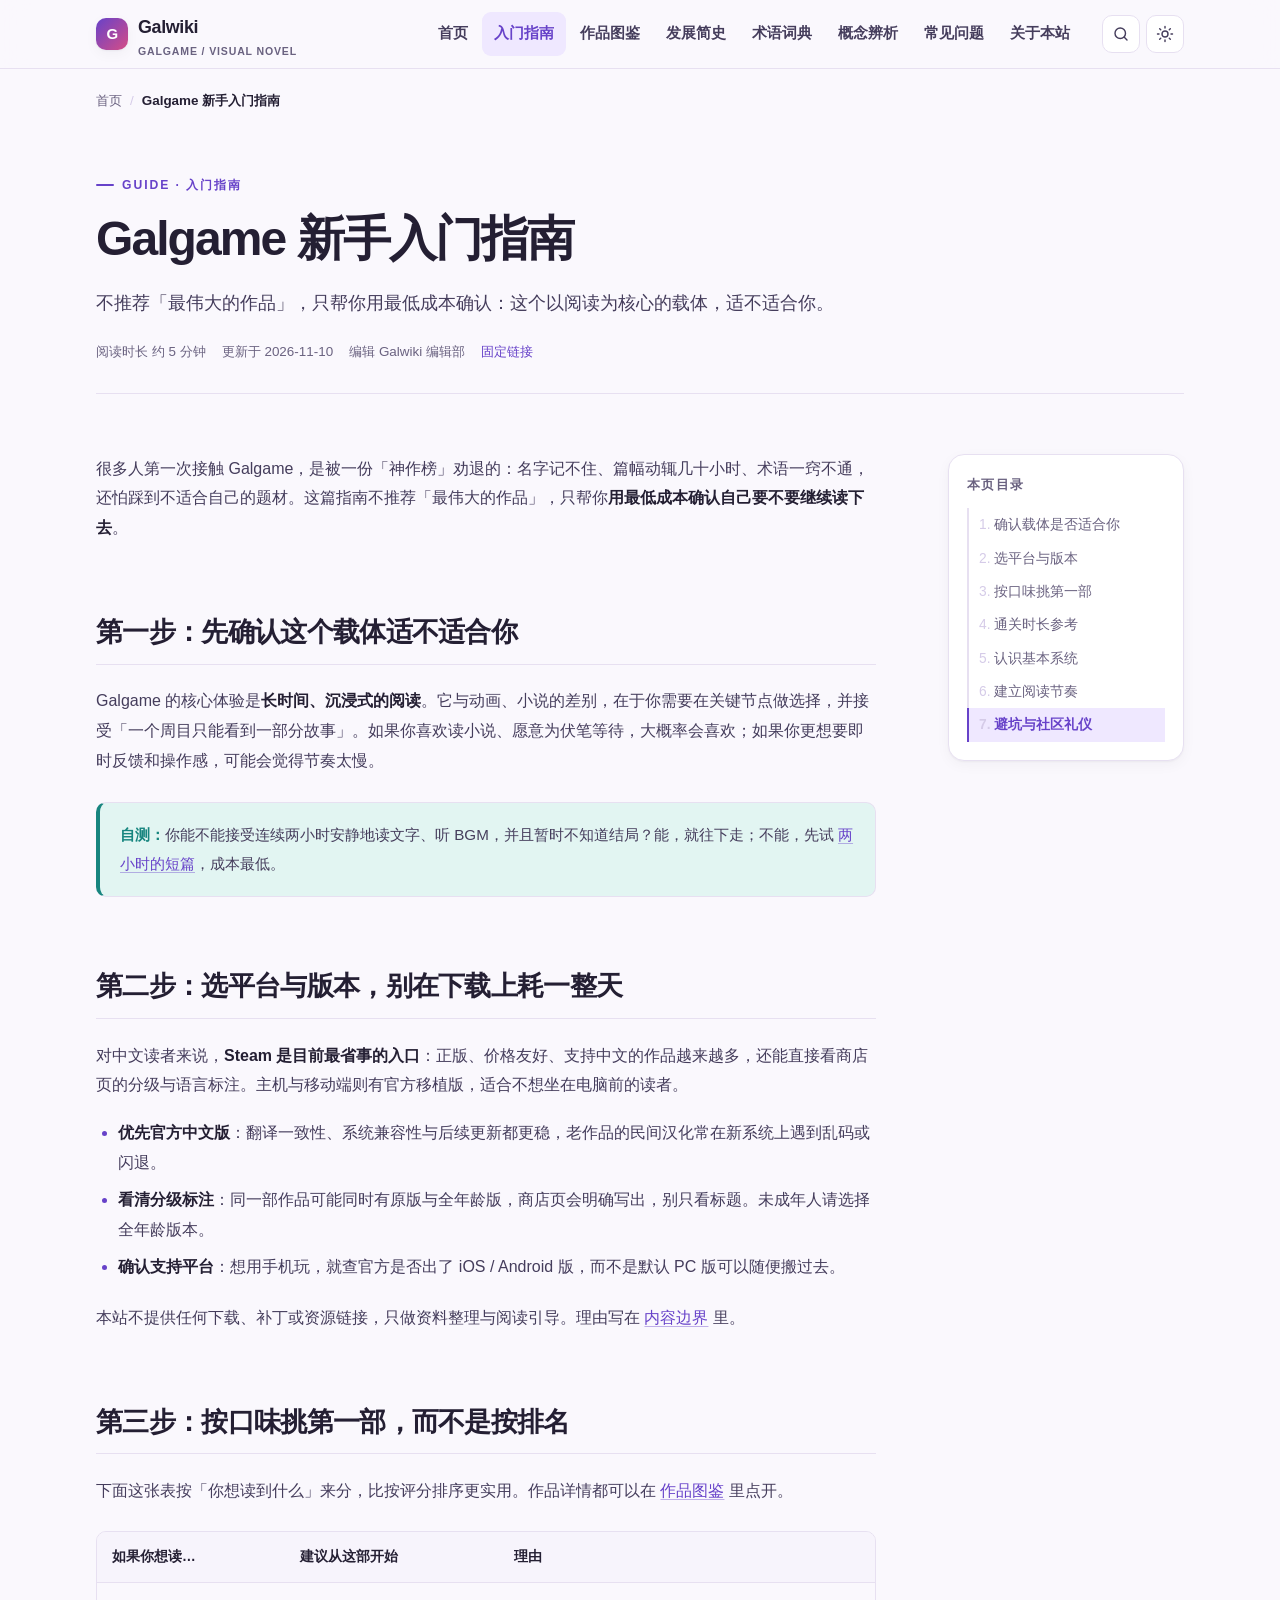
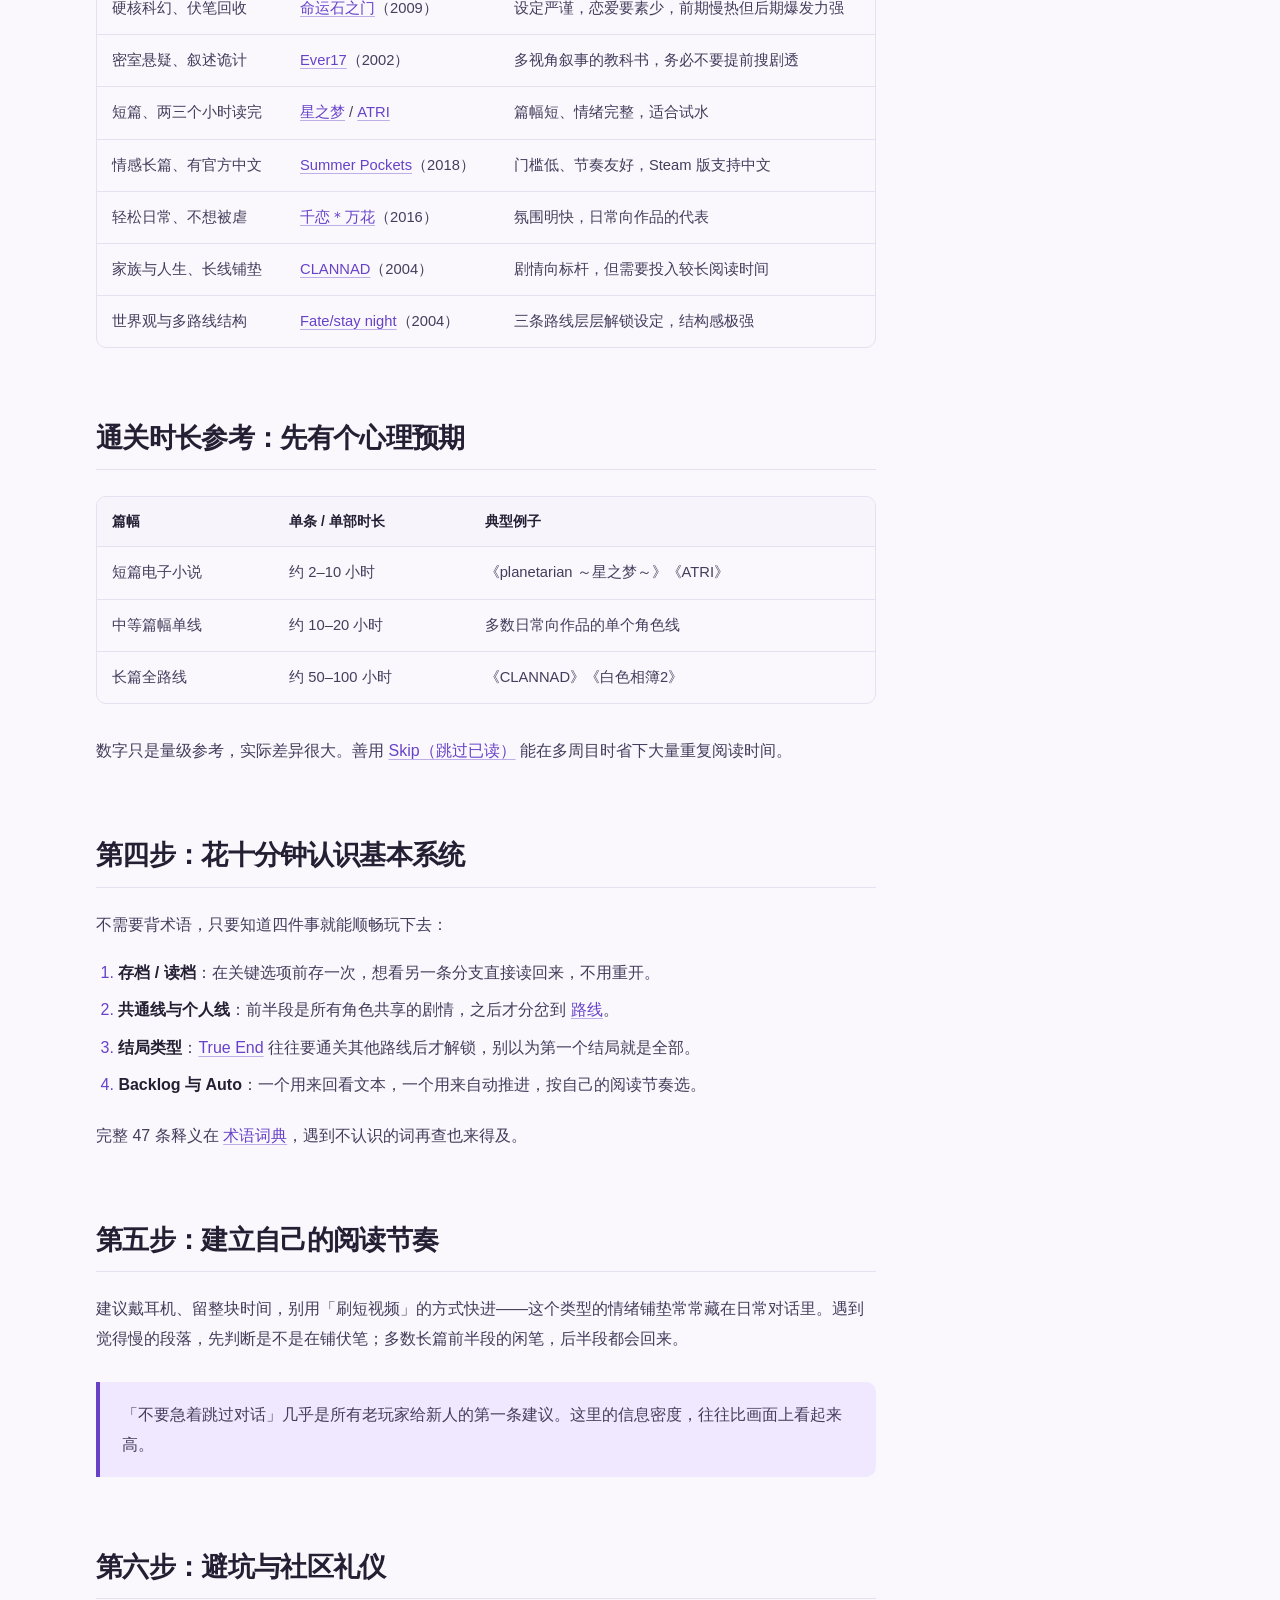
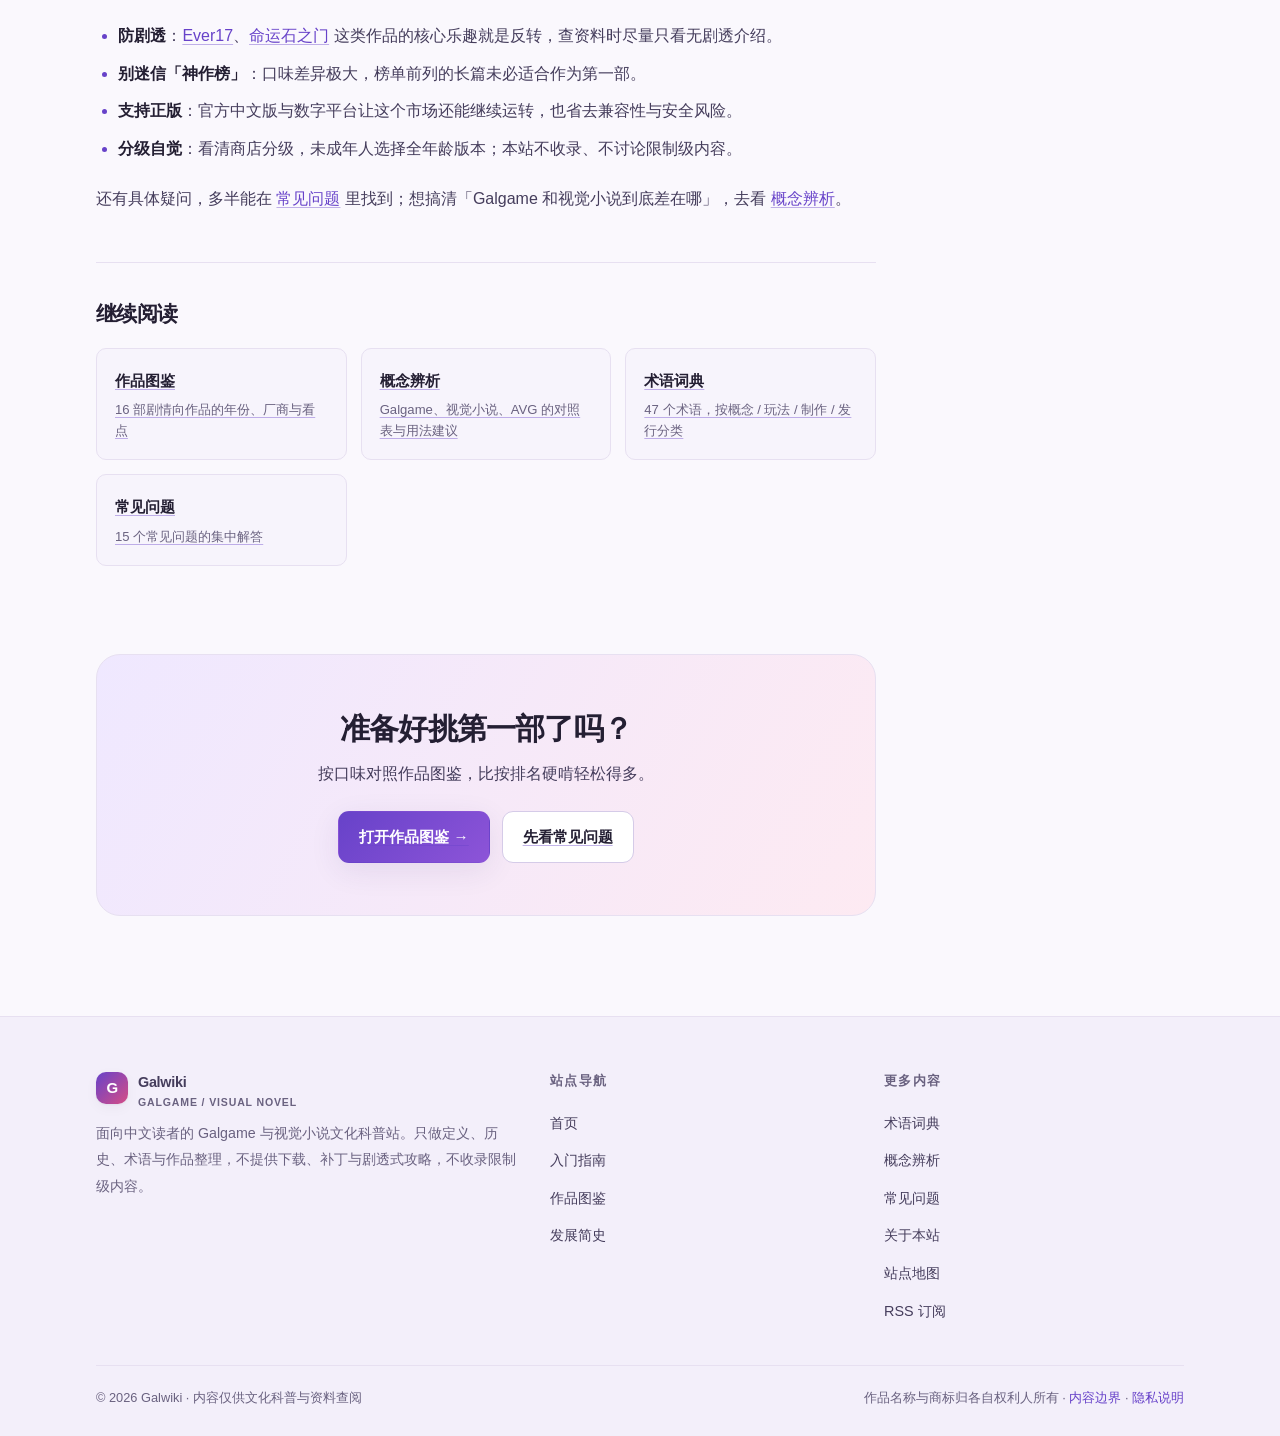
<file: guide.html>
<!DOCTYPE html>
<html lang="zh-CN" data-theme="light">
<head>
<meta charset="utf-8">
<meta name="viewport" content="width=device-width, initial-scale=1, viewport-fit=cover">
<title>Galgame 新手入门指南：第一部怎么选、要玩多久、怎么避坑 | Galwiki</title>
<meta name="description" content="第一次玩 Galgame 该从哪部开始？六步入门法：确认载体是否适合你、选平台与官方中文版、按口味挑第一部、通关时长参考、认识路线与存档系统、避坑与社区礼仪。">
<meta name="keywords" content="galgame入门,galgame新手,galgame推荐,第一部galgame,galgame通关时长,galgame平台,官方中文">
<meta name="author" content="Galwiki 编辑部">
<meta name="robots" content="index, follow, max-image-preview:large, max-snippet:-1">
<meta name="theme-color" content="#6742c9" media="(prefers-color-scheme: light)">
<meta name="theme-color" content="#100e19" media="(prefers-color-scheme: dark)">
<link rel="canonical" href="https://galgameinfowiki.github.io/guide.html">
<link rel="alternate" type="application/rss+xml" title="Galwiki · 视觉小说与 Galgame 文化图鉴 RSS" href="https://galgameinfowiki.github.io/rss.xml">
<link rel="icon" type="image/svg+xml" href="assets/img/favicon.svg">

<meta property="og:site_name" content="Galwiki · 视觉小说与 Galgame 文化图鉴">
<meta property="og:type" content="article">
<meta property="og:locale" content="zh_CN">
<meta property="og:title" content="Galgame 新手入门指南：第一部怎么选、要玩多久、怎么避坑 | Galwiki">
<meta property="og:description" content="第一次玩 Galgame 该从哪部开始？六步入门法：确认载体是否适合你、选平台与官方中文版、按口味挑第一部、通关时长参考、认识路线与存档系统、避坑与社区礼仪。">
<meta property="og:url" content="https://galgameinfowiki.github.io/guide.html">
<meta property="og:image" content="https://galgameinfowiki.github.io/assets/img/og-cover.png">
<meta property="og:image:width" content="1200">
<meta property="og:image:height" content="630">
<meta property="og:image:alt" content="Galwiki · 视觉小说与 Galgame 文化图鉴">
<meta name="twitter:card" content="summary_large_image">
<meta name="twitter:title" content="Galgame 新手入门指南：第一部怎么选、要玩多久、怎么避坑 | Galwiki">
<meta name="twitter:description" content="第一次玩 Galgame 该从哪部开始？六步入门法：确认载体是否适合你、选平台与官方中文版、按口味挑第一部、通关时长参考、认识路线与存档系统、避坑与社区礼仪。">
<meta name="twitter:image" content="https://galgameinfowiki.github.io/assets/img/og-cover.png">

<script>(function(){var t;try{t=localStorage.getItem('galwiki-theme')}catch(e){}if(!t){t=window.matchMedia('(prefers-color-scheme: dark)').matches?'dark':'light'}document.documentElement.setAttribute('data-theme',t)})();</script>
<link rel="preload" href="assets/css/style.css" as="style">
<link rel="stylesheet" href="assets/css/style.css">
<script src="search-index.js" defer></script>
<script src="assets/js/main.js" defer></script>
<script type="application/ld+json">
{
  "@context": "https://schema.org",
  "@graph": [
    {
      "@type": "WebSite",
      "@id": "https://galgameinfowiki.github.io/#website",
      "url": "https://galgameinfowiki.github.io/",
      "name": "Galwiki · 视觉小说与 Galgame 文化图鉴",
      "alternateName": "Galwiki",
      "description": "用清晰、准确、无剧透的方式讲清 Galgame 是什么：从 1994 年《心跳回忆》到 Key 社、TYPE-MOON 的剧情向经典，提供新手入门指南、作品图鉴、发展简史、术语词典与常见问题。",
      "inLanguage": "zh-CN",
      "publisher": {
        "@id": "https://galgameinfowiki.github.io/#organization"
      }
    },
    {
      "@type": "Organization",
      "@id": "https://galgameinfowiki.github.io/#organization",
      "name": "Galwiki",
      "url": "https://galgameinfowiki.github.io/",
      "description": "面向中文读者的 Galgame 与视觉小说文化科普与资料站，聚焦剧情向、全年龄向作品的整理与考据。",
      "logo": {
        "@type": "ImageObject",
        "url": "https://galgameinfowiki.github.io/assets/img/og-cover.png"
      },
      "email": "hello@galgameinfowiki.github.io"
    },
    {
      "@type": "BreadcrumbList",
      "@id": "https://galgameinfowiki.github.io/guide.html#breadcrumb",
      "itemListElement": [
        {
          "@type": "ListItem",
          "position": 1,
          "name": "首页",
          "item": "https://galgameinfowiki.github.io/"
        },
        {
          "@type": "ListItem",
          "position": 2,
          "name": "Galgame 新手入门指南",
          "item": "https://galgameinfowiki.github.io/guide.html"
        }
      ]
    },
    {
      "@type": "Article",
      "@id": "https://galgameinfowiki.github.io/guide.html#webpage",
      "url": "https://galgameinfowiki.github.io/guide.html",
      "name": "Galgame 新手入门指南",
      "headline": "Galgame 新手入门指南",
      "description": "第一次玩 Galgame 该从哪部开始？六步入门法：确认载体是否适合你、选平台与官方中文版、按口味挑第一部、通关时长参考、认识路线与存档系统、避坑与社区礼仪。",
      "inLanguage": "zh-CN",
      "isPartOf": {
        "@id": "https://galgameinfowiki.github.io/#website"
      },
      "datePublished": "2026-11-10",
      "dateModified": "2026-11-10",
      "author": {
        "@id": "https://galgameinfowiki.github.io/#organization"
      },
      "publisher": {
        "@id": "https://galgameinfowiki.github.io/#organization"
      },
      "mainEntityOfPage": "https://galgameinfowiki.github.io/guide.html",
      "image": {
        "@type": "ImageObject",
        "url": "https://galgameinfowiki.github.io/assets/img/og-cover.png",
        "width": 1200,
        "height": 630
      },
      "breadcrumb": {
        "@id": "https://galgameinfowiki.github.io/guide.html#breadcrumb"
      }
    }
  ]
}
</script>
</head>
<body>
<a class="skip-link" href="#main">跳到正文</a>
<div id="progress" role="presentation"></div>
<header class="site-header">
  <div class="container header-inner">
    <a class="brand" href="index.html" aria-label="Galwiki · 视觉小说与 Galgame 文化图鉴 首页">
      <span class="brand-mark" aria-hidden="true">G</span>
      <span>Galwiki<small>GALGAME / VISUAL NOVEL</small></span>
    </a>
    <nav class="nav" id="primary-nav" aria-label="主导航">
<a href="index.html">首页</a>
<a href="guide.html" aria-current="page">入门指南</a>
<a href="works.html">作品图鉴</a>
<a href="history.html">发展简史</a>
<a href="glossary.html">术语词典</a>
<a href="compare.html">概念辨析</a>
<a href="faq.html">常见问题</a>
<a href="about.html">关于本站</a>
    </nav>
    <div class="header-actions">
      <button class="icon-btn" type="button" data-search-open aria-label="打开站内搜索" title="站内搜索 (Ctrl/⌘ + K)"><svg viewBox="0 0 24 24" aria-hidden="true"><circle cx="11" cy="11" r="7"/><path d="M20 20l-3.6-3.6"/></svg></button>
      <button class="icon-btn" type="button" id="theme-toggle" aria-label="切换深色模式" title="切换深色模式"><svg class="icon-sun" viewBox="0 0 24 24" aria-hidden="true"><circle cx="12" cy="12" r="4"/><path d="M12 2v2M12 20v2M4.9 4.9l1.4 1.4M17.7 17.7l1.4 1.4M2 12h2M20 12h2M4.9 19.1l1.4-1.4M17.7 6.3l1.4-1.4"/></svg><svg class="icon-moon" viewBox="0 0 24 24" aria-hidden="true"><path d="M20 14.5A8.5 8.5 0 0 1 9.5 4a8.5 8.5 0 1 0 10.5 10.5z"/></svg></button>
      <button class="icon-btn menu-toggle" type="button" id="menu-toggle" aria-expanded="false" aria-controls="primary-nav" aria-label="打开导航菜单"><svg viewBox="0 0 24 24" aria-hidden="true"><path d="M4 7h16M4 12h16M4 17h16"/></svg></button>
    </div>
  </div>
</header>
<main id="main" tabindex="-1">
<nav class="breadcrumb container" aria-label="面包屑导航">
  <ol><li><a href="index.html">首页</a></li><li aria-current="page">Galgame 新手入门指南</li></ol>
</nav>
<div class="container">
  <div class="article-head">
    <span class="eyebrow">Guide · 入门指南</span>
    <h1>Galgame 新手入门指南</h1>
    <p class="lead">不推荐「最伟大的作品」，只帮你用最低成本确认：这个以阅读为核心的载体，适不适合你。</p>
    <div class="article-meta">
      <span>阅读时长 约 5 分钟</span>
      <span>更新于 2026-11-10</span>
      <span>编辑 Galwiki 编辑部</span>
      <span><a href="https://galgameinfowiki.github.io/guide.html">固定链接</a></span>
    </div>
  </div>
</div>
<div class="container layout">
  <div class="layout-main">
<details class="toc-mobile"><summary>本页目录（7 节）</summary><ol><li><a href="#step1">确认载体是否适合你</a></li>
<li><a href="#step2">选平台与版本</a></li>
<li><a href="#step3">按口味挑第一部</a></li>
<li><a href="#time">通关时长参考</a></li>
<li><a href="#step4">认识基本系统</a></li>
<li><a href="#step5">建立阅读节奏</a></li>
<li><a href="#step6">避坑与社区礼仪</a></li></ol></details>

<div class="prose">
  <p>很多人第一次接触 Galgame，是被一份「神作榜」劝退的：名字记不住、篇幅动辄几十小时、术语一窍不通，还怕踩到不适合自己的题材。这篇指南不推荐「最伟大的作品」，只帮你<strong>用最低成本确认自己要不要继续读下去</strong>。</p>

  <h2 id="step1">第一步：先确认这个载体适不适合你</h2>
  <p>Galgame 的核心体验是<strong>长时间、沉浸式的阅读</strong>。它与动画、小说的差别，在于你需要在关键节点做选择，并接受「一个周目只能看到一部分故事」。如果你喜欢读小说、愿意为伏笔等待，大概率会喜欢；如果你更想要即时反馈和操作感，可能会觉得节奏太慢。</p>
  <div class="callout"><p><strong>自测：</strong>你能不能接受连续两小时安静地读文字、听 BGM，并且暂时不知道结局？能，就往下走；不能，先试 <a href="works.html#planetarian">两小时的短篇</a>，成本最低。</p></div>

  <h2 id="step2">第二步：选平台与版本，别在下载上耗一整天</h2>
  <p>对中文读者来说，<strong>Steam 是目前最省事的入口</strong>：正版、价格友好、支持中文的作品越来越多，还能直接看商店页的分级与语言标注。主机与移动端则有官方移植版，适合不想坐在电脑前的读者。</p>
  <ul>
    <li><strong>优先官方中文版</strong>：翻译一致性、系统兼容性与后续更新都更稳，老作品的民间汉化常在新系统上遇到乱码或闪退。</li>
    <li><strong>看清分级标注</strong>：同一部作品可能同时有原版与全年龄版，商店页会明确写出，别只看标题。未成年人请选择全年龄版本。</li>
    <li><strong>确认支持平台</strong>：想用手机玩，就查官方是否出了 iOS / Android 版，而不是默认 PC 版可以随便搬过去。</li>
  </ul>
  <p>本站不提供任何下载、补丁或资源链接，只做资料整理与阅读引导。理由写在 <a href="about.html#boundary">内容边界</a> 里。</p>

  <h2 id="step3">第三步：按口味挑第一部，而不是按排名</h2>
  <p>下面这张表按「你想读到什么」来分，比按评分排序更实用。作品详情都可以在 <a href="works.html">作品图鉴</a> 里点开。</p>
  <div class="table-wrap">
    <table>
      <caption class="visually-hidden">按阅读口味推荐的第一部 Galgame</caption>
      <thead><tr><th scope="col">如果你想读…</th><th scope="col">建议从这部开始</th><th scope="col">理由</th></tr></thead>
      <tbody>
        <tr><td>硬核科幻、伏笔回收</td><td><a href="works.html#steins-gate">命运石之门</a>（2009）</td><td>设定严谨，恋爱要素少，前期慢热但后期爆发力强</td></tr>
        <tr><td>密室悬疑、叙述诡计</td><td><a href="works.html#ever17">Ever17</a>（2002）</td><td>多视角叙事的教科书，务必不要提前搜剧透</td></tr>
        <tr><td>短篇、两三个小时读完</td><td><a href="works.html#planetarian">星之梦</a> / <a href="works.html#atri">ATRI</a></td><td>篇幅短、情绪完整，适合试水</td></tr>
        <tr><td>情感长篇、有官方中文</td><td><a href="works.html#summer-pockets">Summer Pockets</a>（2018）</td><td>门槛低、节奏友好，Steam 版支持中文</td></tr>
        <tr><td>轻松日常、不想被虐</td><td><a href="works.html#senren-banka">千恋＊万花</a>（2016）</td><td>氛围明快，日常向作品的代表</td></tr>
        <tr><td>家族与人生、长线铺垫</td><td><a href="works.html#clannad">CLANNAD</a>（2004）</td><td>剧情向标杆，但需要投入较长阅读时间</td></tr>
        <tr><td>世界观与多路线结构</td><td><a href="works.html#fate-stay-night">Fate/stay night</a>（2004）</td><td>三条路线层层解锁设定，结构感极强</td></tr>
      </tbody>
    </table>
  </div>

  <h2 id="time">通关时长参考：先有个心理预期</h2>
  <div class="table-wrap">
    <table>
      <caption class="visually-hidden">不同类型作品的通关时长参考</caption>
      <thead><tr><th scope="col">篇幅</th><th scope="col">单条 / 单部时长</th><th scope="col">典型例子</th></tr></thead>
      <tbody>
        <tr><td>短篇电子小说</td><td>约 2–10 小时</td><td>《planetarian ～星之梦～》《ATRI》</td></tr>
        <tr><td>中等篇幅单线</td><td>约 10–20 小时</td><td>多数日常向作品的单个角色线</td></tr>
        <tr><td>长篇全路线</td><td>约 50–100 小时</td><td>《CLANNAD》《白色相簿2》</td></tr>
      </tbody>
    </table>
  </div>
  <p>数字只是量级参考，实际差异很大。善用 <a href="glossary.html#skip">Skip（跳过已读）</a> 能在多周目时省下大量重复阅读时间。</p>

  <h2 id="step4">第四步：花十分钟认识基本系统</h2>
  <p>不需要背术语，只要知道四件事就能顺畅玩下去：</p>
  <ol>
    <li><strong>存档 / 读档</strong>：在关键选项前存一次，想看另一条分支直接读回来，不用重开。</li>
    <li><strong>共通线与个人线</strong>：前半段是所有角色共享的剧情，之后才分岔到 <a href="glossary.html#route">路线</a>。</li>
    <li><strong>结局类型</strong>：<a href="glossary.html#true-end">True End</a> 往往要通关其他路线后才解锁，别以为第一个结局就是全部。</li>
    <li><strong>Backlog 与 Auto</strong>：一个用来回看文本，一个用来自动推进，按自己的阅读节奏选。</li>
  </ol>
  <p>完整 47 条释义在 <a href="glossary.html">术语词典</a>，遇到不认识的词再查也来得及。</p>

  <h2 id="step5">第五步：建立自己的阅读节奏</h2>
  <p>建议戴耳机、留整块时间，别用「刷短视频」的方式快进——这个类型的情绪铺垫常常藏在日常对话里。遇到觉得慢的段落，先判断是不是在铺伏笔；多数长篇前半段的闲笔，后半段都会回来。</p>
  <blockquote><p>「不要急着跳过对话」几乎是所有老玩家给新人的第一条建议。这里的信息密度，往往比画面上看起来高。</p></blockquote>

  <h2 id="step6">第六步：避坑与社区礼仪</h2>
  <ul>
    <li><strong>防剧透</strong>：<a href="works.html#ever17">Ever17</a>、<a href="works.html#steins-gate">命运石之门</a> 这类作品的核心乐趣就是反转，查资料时尽量只看无剧透介绍。</li>
    <li><strong>别迷信「神作榜」</strong>：口味差异极大，榜单前列的长篇未必适合作为第一部。</li>
    <li><strong>支持正版</strong>：官方中文版与数字平台让这个市场还能继续运转，也省去兼容性与安全风险。</li>
    <li><strong>分级自觉</strong>：看清商店分级，未成年人选择全年龄版本；本站不收录、不讨论限制级内容。</li>
  </ul>
  <p>还有具体疑问，多半能在 <a href="faq.html">常见问题</a> 里找到；想搞清「Galgame 和视觉小说到底差在哪」，去看 <a href="compare.html">概念辨析</a>。</p>

  
<div class="related">
  <h2>继续阅读</h2>
  <div class="related-grid"><a class="related-card" href="works.html"><strong>作品图鉴</strong><span>16 部剧情向作品的年份、厂商与看点</span></a>
<a class="related-card" href="compare.html"><strong>概念辨析</strong><span>Galgame、视觉小说、AVG 的对照表与用法建议</span></a>
<a class="related-card" href="glossary.html"><strong>术语词典</strong><span>47 个术语，按概念 / 玩法 / 制作 / 发行分类</span></a>
<a class="related-card" href="faq.html"><strong>常见问题</strong><span>15 个常见问题的集中解答</span></a></div>
</div>
  
<aside class="cta-band">
  <h2>准备好挑第一部了吗？</h2>
  <p>按口味对照作品图鉴，比按排名硬啃轻松得多。</p>
  <div class="hero-actions">
    <a class="btn btn-primary" href="works.html">打开作品图鉴 →</a>
    <a class="btn btn-ghost" href="faq.html">先看常见问题</a>
  </div>
</aside>
</div>

  </div>
<aside class="toc" aria-label="本页目录"><strong>本页目录</strong><ol><li><a href="#step1">确认载体是否适合你</a></li>
<li><a href="#step2">选平台与版本</a></li>
<li><a href="#step3">按口味挑第一部</a></li>
<li><a href="#time">通关时长参考</a></li>
<li><a href="#step4">认识基本系统</a></li>
<li><a href="#step5">建立阅读节奏</a></li>
<li><a href="#step6">避坑与社区礼仪</a></li></ol></aside>
</div>
</main>
<footer class="site-footer">
  <div class="container">
    <div class="footer-grid">
      <div class="footer-about">
        <a class="brand" href="index.html" aria-label="Galwiki 首页"><span class="brand-mark" aria-hidden="true">G</span><span>Galwiki<small>GALGAME / VISUAL NOVEL</small></span></a>
        <p>面向中文读者的 Galgame 与视觉小说文化科普站。只做定义、历史、术语与作品整理，不提供下载、补丁与剧透式攻略，不收录限制级内容。</p>
      </div>
      <div><h3>站点导航</h3><ul><li><a href="index.html">首页</a></li>
<li><a href="guide.html">入门指南</a></li>
<li><a href="works.html">作品图鉴</a></li>
<li><a href="history.html">发展简史</a></li></ul></div>
      <div><h3>更多内容</h3><ul><li><a href="glossary.html">术语词典</a></li>
<li><a href="compare.html">概念辨析</a></li>
<li><a href="faq.html">常见问题</a></li>
<li><a href="about.html">关于本站</a></li><li><a href="sitemap.xml">站点地图</a></li><li><a href="rss.xml">RSS 订阅</a></li></ul></div>
    </div>
    <div class="footer-bottom">
      <span>© 2026 Galwiki · 内容仅供文化科普与资料查阅</span>
      <span>作品名称与商标归各自权利人所有 · <a href="about.html#boundary">内容边界</a> · <a href="about.html#privacy">隐私说明</a></span>
    </div>
  </div>
</footer>
<button class="back-top" id="back-top" type="button" aria-label="返回顶部" title="返回顶部"><svg viewBox="0 0 24 24" aria-hidden="true"><path d="M12 19V5M6 11l6-6 6 6"/></svg></button>
<div class="search-backdrop" id="search-backdrop" role="dialog" aria-modal="true" aria-label="站内搜索" aria-hidden="true">
  <div class="search-panel">
    <div class="search-field">
      <svg viewBox="0 0 24 24" aria-hidden="true"><circle cx="11" cy="11" r="7"/><path d="M20 20l-3.6-3.6"/></svg>
      <input id="search-input" type="search" placeholder="搜索作品、术语、年份或问题…" autocomplete="off" spellcheck="false" aria-label="搜索站内内容">
      <kbd>ESC</kbd>
    </div>
    <div class="search-results" id="search-results" role="listbox" aria-label="搜索结果"></div>
    <div class="search-foot">↑ ↓ 选择 · Enter 打开 · Esc 关闭 · 按 D 切换深浅主题</div>
  </div>
</div>
</body>
</html>
</file>
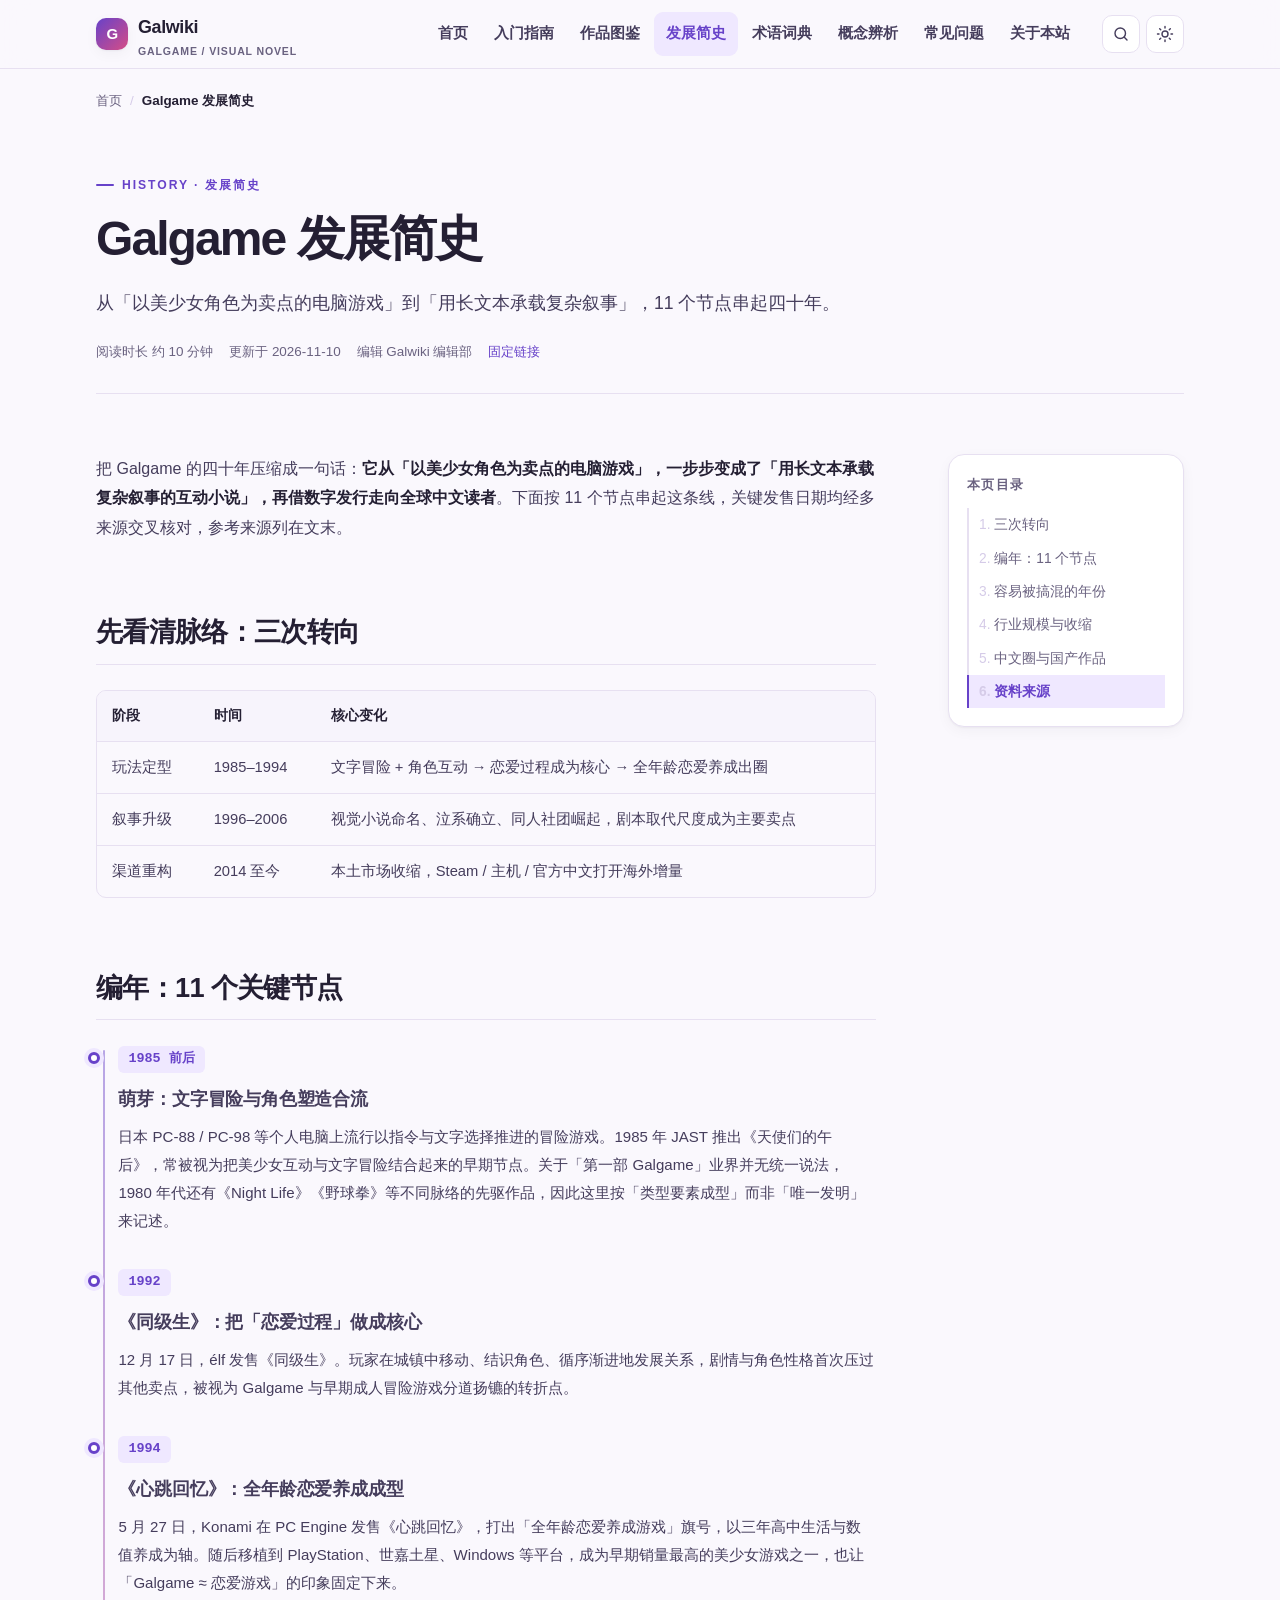
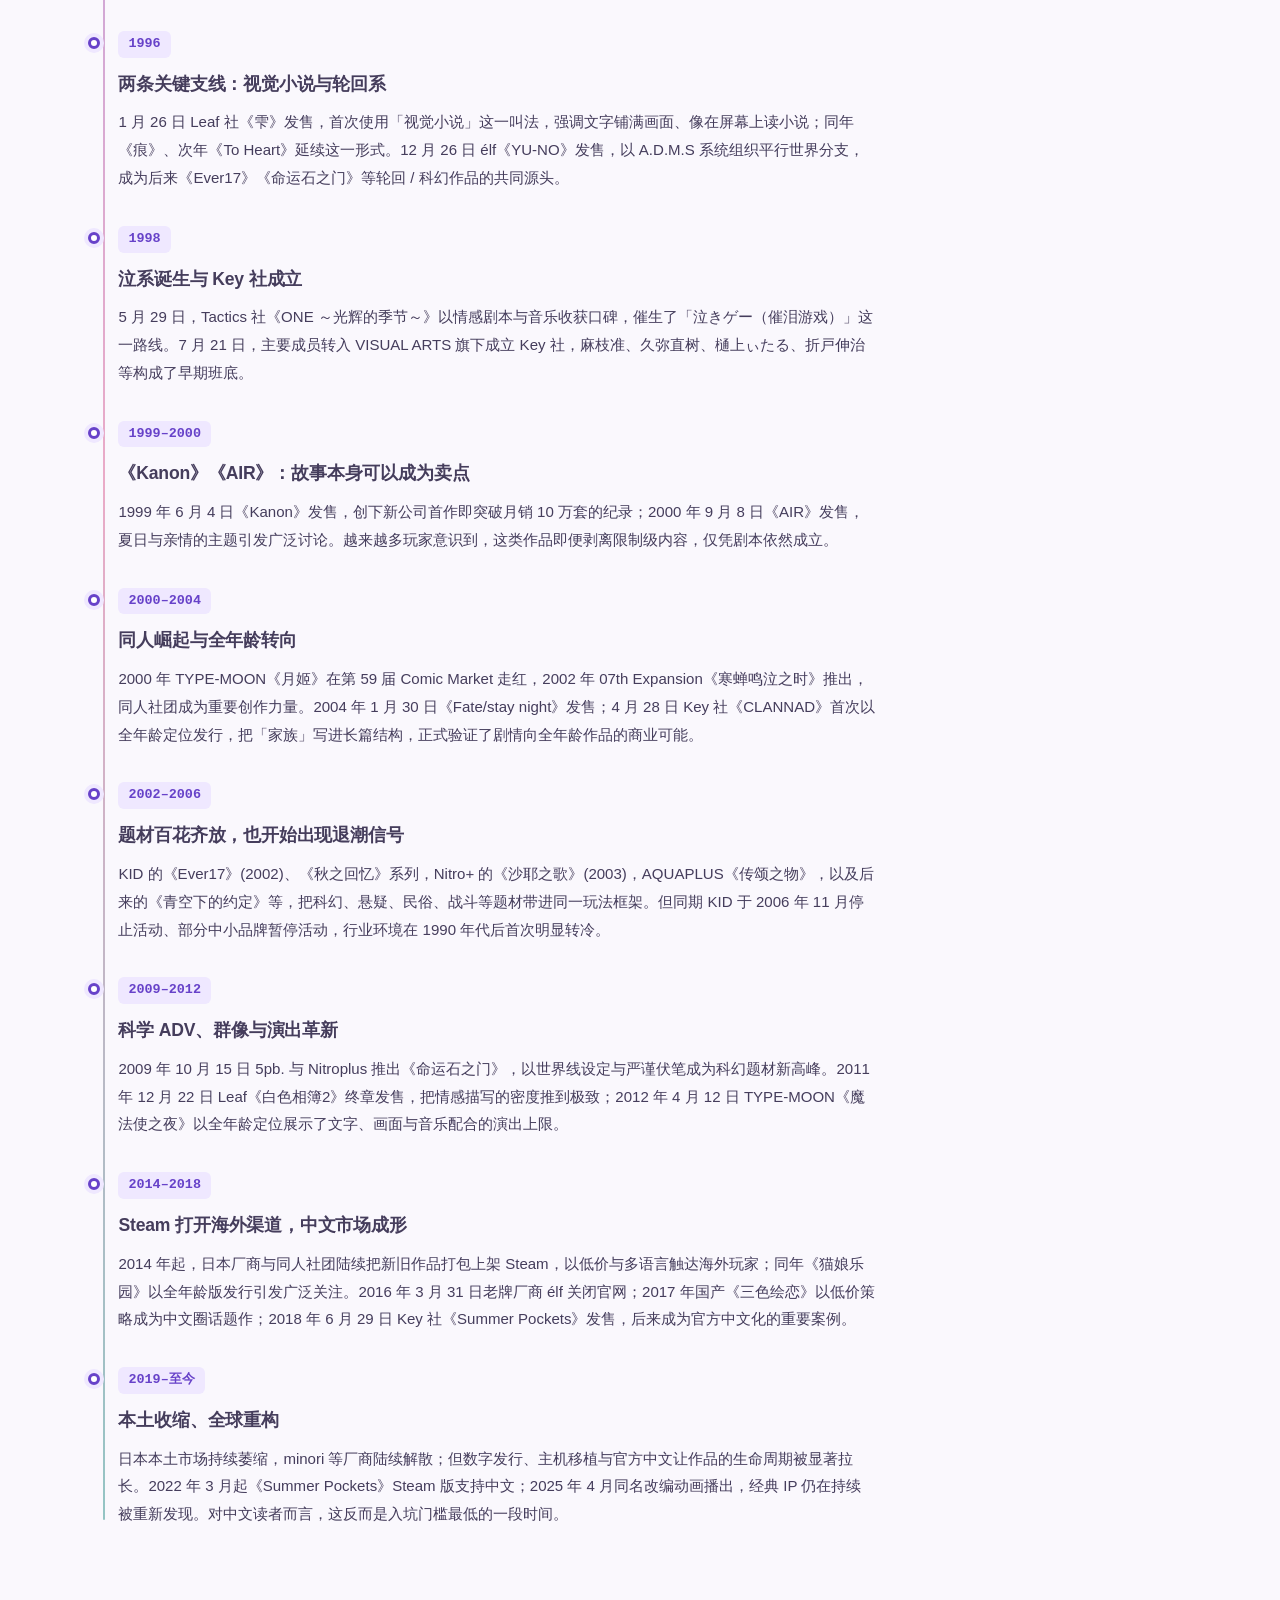
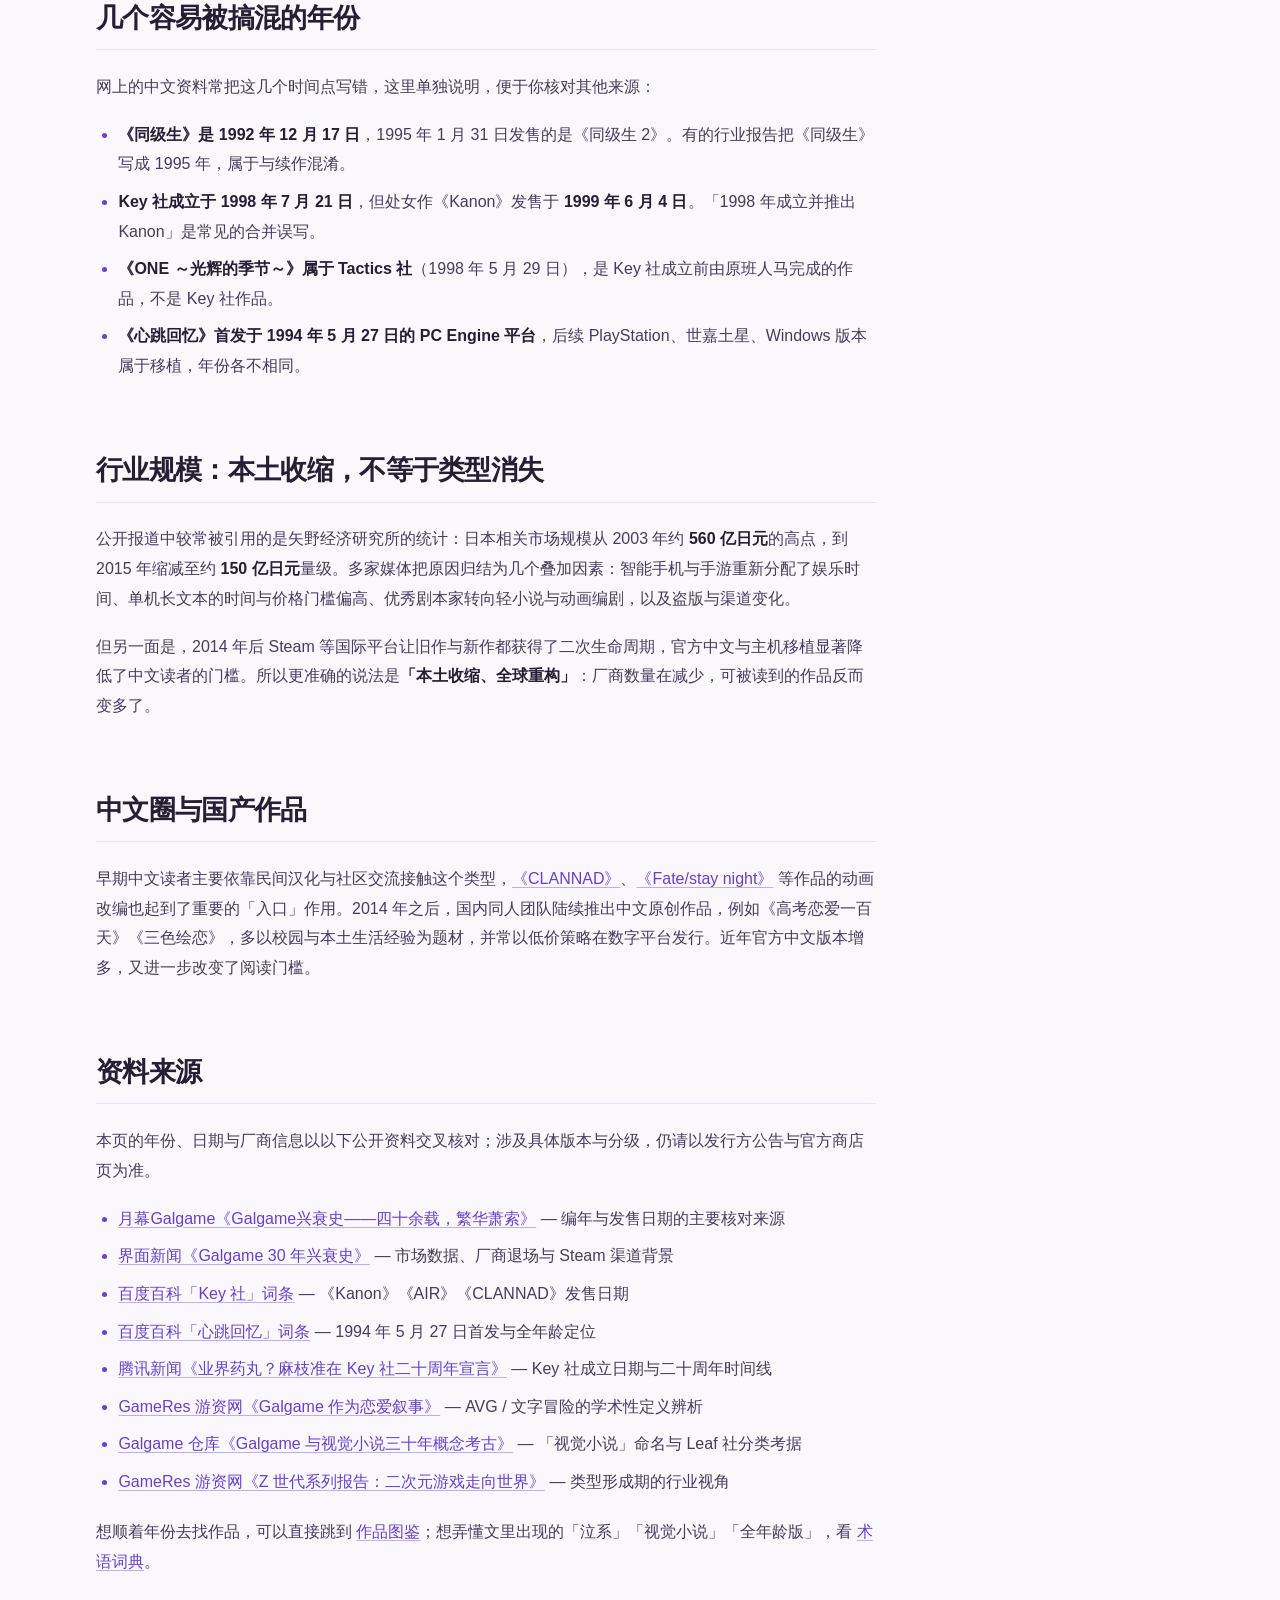
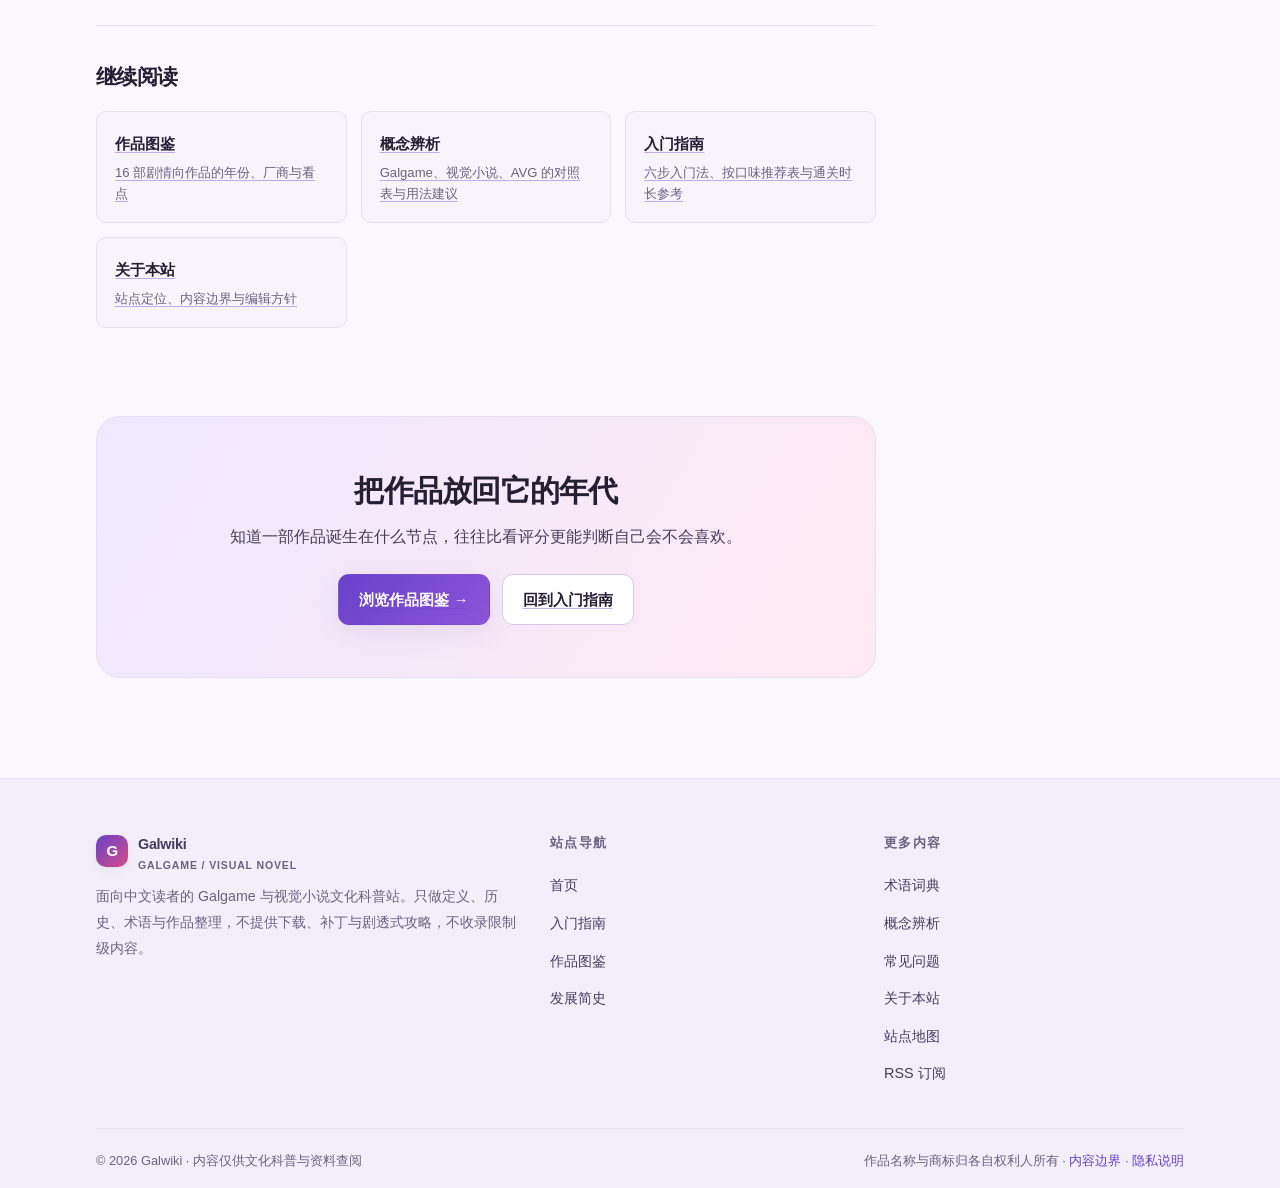
<file: history.html>
<!DOCTYPE html>
<html lang="zh-CN" data-theme="light">
<head>
<meta charset="utf-8">
<meta name="viewport" content="width=device-width, initial-scale=1, viewport-fit=cover">
<title>Galgame 发展简史：从 1985 到今天的 11 个关键节点 | Galwiki</title>
<meta name="description" content="Galgame 四十年发展史编年：1985 萌芽、1992《同级生》、1994《心跳回忆》、1996 视觉小说命名、1998 Key 社成立、2004《CLANNAD》全年龄转向、2014 Steam 渠道，附资料来源与常见年份勘误。">
<meta name="keywords" content="galgame发展史,galgame历史,美少女游戏历史,心跳回忆1994,Key社成立,CLANNAD全年龄,Steam galgame">
<meta name="author" content="Galwiki 编辑部">
<meta name="robots" content="index, follow, max-image-preview:large, max-snippet:-1">
<meta name="theme-color" content="#6742c9" media="(prefers-color-scheme: light)">
<meta name="theme-color" content="#100e19" media="(prefers-color-scheme: dark)">
<link rel="canonical" href="https://galgameinfowiki.github.io/history.html">
<link rel="alternate" type="application/rss+xml" title="Galwiki · 视觉小说与 Galgame 文化图鉴 RSS" href="https://galgameinfowiki.github.io/rss.xml">
<link rel="icon" type="image/svg+xml" href="assets/img/favicon.svg">

<meta property="og:site_name" content="Galwiki · 视觉小说与 Galgame 文化图鉴">
<meta property="og:type" content="article">
<meta property="og:locale" content="zh_CN">
<meta property="og:title" content="Galgame 发展简史：从 1985 到今天的 11 个关键节点 | Galwiki">
<meta property="og:description" content="Galgame 四十年发展史编年：1985 萌芽、1992《同级生》、1994《心跳回忆》、1996 视觉小说命名、1998 Key 社成立、2004《CLANNAD》全年龄转向、2014 Steam 渠道，附资料来源与常见年份勘误。">
<meta property="og:url" content="https://galgameinfowiki.github.io/history.html">
<meta property="og:image" content="https://galgameinfowiki.github.io/assets/img/og-cover.png">
<meta property="og:image:width" content="1200">
<meta property="og:image:height" content="630">
<meta property="og:image:alt" content="Galwiki · 视觉小说与 Galgame 文化图鉴">
<meta name="twitter:card" content="summary_large_image">
<meta name="twitter:title" content="Galgame 发展简史：从 1985 到今天的 11 个关键节点 | Galwiki">
<meta name="twitter:description" content="Galgame 四十年发展史编年：1985 萌芽、1992《同级生》、1994《心跳回忆》、1996 视觉小说命名、1998 Key 社成立、2004《CLANNAD》全年龄转向、2014 Steam 渠道，附资料来源与常见年份勘误。">
<meta name="twitter:image" content="https://galgameinfowiki.github.io/assets/img/og-cover.png">

<script>(function(){var t;try{t=localStorage.getItem('galwiki-theme')}catch(e){}if(!t){t=window.matchMedia('(prefers-color-scheme: dark)').matches?'dark':'light'}document.documentElement.setAttribute('data-theme',t)})();</script>
<link rel="preload" href="assets/css/style.css" as="style">
<link rel="stylesheet" href="assets/css/style.css">
<script src="search-index.js" defer></script>
<script src="assets/js/main.js" defer></script>
<script type="application/ld+json">
{
  "@context": "https://schema.org",
  "@graph": [
    {
      "@type": "WebSite",
      "@id": "https://galgameinfowiki.github.io/#website",
      "url": "https://galgameinfowiki.github.io/",
      "name": "Galwiki · 视觉小说与 Galgame 文化图鉴",
      "alternateName": "Galwiki",
      "description": "用清晰、准确、无剧透的方式讲清 Galgame 是什么：从 1994 年《心跳回忆》到 Key 社、TYPE-MOON 的剧情向经典，提供新手入门指南、作品图鉴、发展简史、术语词典与常见问题。",
      "inLanguage": "zh-CN",
      "publisher": {
        "@id": "https://galgameinfowiki.github.io/#organization"
      }
    },
    {
      "@type": "Organization",
      "@id": "https://galgameinfowiki.github.io/#organization",
      "name": "Galwiki",
      "url": "https://galgameinfowiki.github.io/",
      "description": "面向中文读者的 Galgame 与视觉小说文化科普与资料站，聚焦剧情向、全年龄向作品的整理与考据。",
      "logo": {
        "@type": "ImageObject",
        "url": "https://galgameinfowiki.github.io/assets/img/og-cover.png"
      },
      "email": "hello@galgameinfowiki.github.io"
    },
    {
      "@type": "BreadcrumbList",
      "@id": "https://galgameinfowiki.github.io/history.html#breadcrumb",
      "itemListElement": [
        {
          "@type": "ListItem",
          "position": 1,
          "name": "首页",
          "item": "https://galgameinfowiki.github.io/"
        },
        {
          "@type": "ListItem",
          "position": 2,
          "name": "Galgame 发展简史",
          "item": "https://galgameinfowiki.github.io/history.html"
        }
      ]
    },
    {
      "@type": "Article",
      "@id": "https://galgameinfowiki.github.io/history.html#webpage",
      "url": "https://galgameinfowiki.github.io/history.html",
      "name": "Galgame 发展简史",
      "headline": "Galgame 发展简史",
      "description": "Galgame 四十年发展史编年：1985 萌芽、1992《同级生》、1994《心跳回忆》、1996 视觉小说命名、1998 Key 社成立、2004《CLANNAD》全年龄转向、2014 Steam 渠道，附资料来源与常见年份勘误。",
      "inLanguage": "zh-CN",
      "isPartOf": {
        "@id": "https://galgameinfowiki.github.io/#website"
      },
      "datePublished": "2026-11-10",
      "dateModified": "2026-11-10",
      "author": {
        "@id": "https://galgameinfowiki.github.io/#organization"
      },
      "publisher": {
        "@id": "https://galgameinfowiki.github.io/#organization"
      },
      "mainEntityOfPage": "https://galgameinfowiki.github.io/history.html",
      "image": {
        "@type": "ImageObject",
        "url": "https://galgameinfowiki.github.io/assets/img/og-cover.png",
        "width": 1200,
        "height": 630
      },
      "breadcrumb": {
        "@id": "https://galgameinfowiki.github.io/history.html#breadcrumb"
      }
    }
  ]
}
</script>
</head>
<body>
<a class="skip-link" href="#main">跳到正文</a>
<div id="progress" role="presentation"></div>
<header class="site-header">
  <div class="container header-inner">
    <a class="brand" href="index.html" aria-label="Galwiki · 视觉小说与 Galgame 文化图鉴 首页">
      <span class="brand-mark" aria-hidden="true">G</span>
      <span>Galwiki<small>GALGAME / VISUAL NOVEL</small></span>
    </a>
    <nav class="nav" id="primary-nav" aria-label="主导航">
<a href="index.html">首页</a>
<a href="guide.html">入门指南</a>
<a href="works.html">作品图鉴</a>
<a href="history.html" aria-current="page">发展简史</a>
<a href="glossary.html">术语词典</a>
<a href="compare.html">概念辨析</a>
<a href="faq.html">常见问题</a>
<a href="about.html">关于本站</a>
    </nav>
    <div class="header-actions">
      <button class="icon-btn" type="button" data-search-open aria-label="打开站内搜索" title="站内搜索 (Ctrl/⌘ + K)"><svg viewBox="0 0 24 24" aria-hidden="true"><circle cx="11" cy="11" r="7"/><path d="M20 20l-3.6-3.6"/></svg></button>
      <button class="icon-btn" type="button" id="theme-toggle" aria-label="切换深色模式" title="切换深色模式"><svg class="icon-sun" viewBox="0 0 24 24" aria-hidden="true"><circle cx="12" cy="12" r="4"/><path d="M12 2v2M12 20v2M4.9 4.9l1.4 1.4M17.7 17.7l1.4 1.4M2 12h2M20 12h2M4.9 19.1l1.4-1.4M17.7 6.3l1.4-1.4"/></svg><svg class="icon-moon" viewBox="0 0 24 24" aria-hidden="true"><path d="M20 14.5A8.5 8.5 0 0 1 9.5 4a8.5 8.5 0 1 0 10.5 10.5z"/></svg></button>
      <button class="icon-btn menu-toggle" type="button" id="menu-toggle" aria-expanded="false" aria-controls="primary-nav" aria-label="打开导航菜单"><svg viewBox="0 0 24 24" aria-hidden="true"><path d="M4 7h16M4 12h16M4 17h16"/></svg></button>
    </div>
  </div>
</header>
<main id="main" tabindex="-1">
<nav class="breadcrumb container" aria-label="面包屑导航">
  <ol><li><a href="index.html">首页</a></li><li aria-current="page">Galgame 发展简史</li></ol>
</nav>
<div class="container">
  <div class="article-head">
    <span class="eyebrow">History · 发展简史</span>
    <h1>Galgame 发展简史</h1>
    <p class="lead">从「以美少女角色为卖点的电脑游戏」到「用长文本承载复杂叙事」，11 个节点串起四十年。</p>
    <div class="article-meta">
      <span>阅读时长 约 10 分钟</span>
      <span>更新于 2026-11-10</span>
      <span>编辑 Galwiki 编辑部</span>
      <span><a href="https://galgameinfowiki.github.io/history.html">固定链接</a></span>
    </div>
  </div>
</div>
<div class="container layout">
  <div class="layout-main">
<details class="toc-mobile"><summary>本页目录（6 节）</summary><ol><li><a href="#overview">三次转向</a></li>
<li><a href="#timeline">编年：11 个节点</a></li>
<li><a href="#names">容易被搞混的年份</a></li>
<li><a href="#market">行业规模与收缩</a></li>
<li><a href="#china">中文圈与国产作品</a></li>
<li><a href="#sources">资料来源</a></li></ol></details>

<div class="prose">
  <p>把 Galgame 的四十年压缩成一句话：<strong>它从「以美少女角色为卖点的电脑游戏」，一步步变成了「用长文本承载复杂叙事的互动小说」，再借数字发行走向全球中文读者</strong>。下面按 11 个节点串起这条线，关键发售日期均经多来源交叉核对，参考来源列在文末。</p>

  <h2 id="overview">先看清脉络：三次转向</h2>
  <div class="table-wrap">
    <table>
      <caption class="visually-hidden">Galgame 发展史的三次结构性转向</caption>
      <thead><tr><th scope="col">阶段</th><th scope="col">时间</th><th scope="col">核心变化</th></tr></thead>
      <tbody>
        <tr><td>玩法定型</td><td>1985–1994</td><td>文字冒险 + 角色互动 → 恋爱过程成为核心 → 全年龄恋爱养成出圈</td></tr>
        <tr><td>叙事升级</td><td>1996–2006</td><td>视觉小说命名、泣系确立、同人社团崛起，剧本取代尺度成为主要卖点</td></tr>
        <tr><td>渠道重构</td><td>2014 至今</td><td>本土市场收缩，Steam / 主机 / 官方中文打开海外增量</td></tr>
      </tbody>
    </table>
  </div>

  <h2 id="timeline">编年：11 个关键节点</h2>
  <ol class="timeline">
    <li id="1985"><span class="year">1985 前后</span><h3>萌芽：文字冒险与角色塑造合流</h3><p>日本 PC-88 / PC-98 等个人电脑上流行以指令与文字选择推进的冒险游戏。1985 年 JAST 推出《天使们的午后》，常被视为把美少女互动与文字冒险结合起来的早期节点。关于「第一部 Galgame」业界并无统一说法，1980 年代还有《Night Life》《野球拳》等不同脉络的先驱作品，因此这里按「类型要素成型」而非「唯一发明」来记述。</p></li>
<li id="1992"><span class="year">1992</span><h3>《同级生》：把「恋爱过程」做成核心</h3><p>12 月 17 日，élf 发售《同级生》。玩家在城镇中移动、结识角色、循序渐进地发展关系，剧情与角色性格首次压过其他卖点，被视为 Galgame 与早期成人冒险游戏分道扬镳的转折点。</p></li>
<li id="1994"><span class="year">1994</span><h3>《心跳回忆》：全年龄恋爱养成成型</h3><p>5 月 27 日，Konami 在 PC Engine 发售《心跳回忆》，打出「全年龄恋爱养成游戏」旗号，以三年高中生活与数值养成为轴。随后移植到 PlayStation、世嘉土星、Windows 等平台，成为早期销量最高的美少女游戏之一，也让「Galgame ≈ 恋爱游戏」的印象固定下来。</p></li>
<li id="1996"><span class="year">1996</span><h3>两条关键支线：视觉小说与轮回系</h3><p>1 月 26 日 Leaf 社《雫》发售，首次使用「视觉小说」这一叫法，强调文字铺满画面、像在屏幕上读小说；同年《痕》、次年《To Heart》延续这一形式。12 月 26 日 élf《YU-NO》发售，以 A.D.M.S 系统组织平行世界分支，成为后来《Ever17》《命运石之门》等轮回 / 科幻作品的共同源头。</p></li>
<li id="1998"><span class="year">1998</span><h3>泣系诞生与 Key 社成立</h3><p>5 月 29 日，Tactics 社《ONE ～光辉的季节～》以情感剧本与音乐收获口碑，催生了「泣きゲー（催泪游戏）」这一路线。7 月 21 日，主要成员转入 VISUAL ARTS 旗下成立 Key 社，麻枝准、久弥直树、樋上ぃたる、折戸伸治等构成了早期班底。</p></li>
<li id="1999"><span class="year">1999–2000</span><h3>《Kanon》《AIR》：故事本身可以成为卖点</h3><p>1999 年 6 月 4 日《Kanon》发售，创下新公司首作即突破月销 10 万套的纪录；2000 年 9 月 8 日《AIR》发售，夏日与亲情的主题引发广泛讨论。越来越多玩家意识到，这类作品即便剥离限制级内容，仅凭剧本依然成立。</p></li>
<li id="2000"><span class="year">2000–2004</span><h3>同人崛起与全年龄转向</h3><p>2000 年 TYPE-MOON《月姬》在第 59 届 Comic Market 走红，2002 年 07th Expansion《寒蝉鸣泣之时》推出，同人社团成为重要创作力量。2004 年 1 月 30 日《Fate/stay night》发售；4 月 28 日 Key 社《CLANNAD》首次以全年龄定位发行，把「家族」写进长篇结构，正式验证了剧情向全年龄作品的商业可能。</p></li>
<li id="2002"><span class="year">2002–2006</span><h3>题材百花齐放，也开始出现退潮信号</h3><p>KID 的《Ever17》(2002)、《秋之回忆》系列，Nitro+ 的《沙耶之歌》(2003)，AQUAPLUS《传颂之物》，以及后来的《青空下的约定》等，把科幻、悬疑、民俗、战斗等题材带进同一玩法框架。但同期 KID 于 2006 年 11 月停止活动、部分中小品牌暂停活动，行业环境在 1990 年代后首次明显转冷。</p></li>
<li id="2009"><span class="year">2009–2012</span><h3>科学 ADV、群像与演出革新</h3><p>2009 年 10 月 15 日 5pb. 与 Nitroplus 推出《命运石之门》，以世界线设定与严谨伏笔成为科幻题材新高峰。2011 年 12 月 22 日 Leaf《白色相簿2》终章发售，把情感描写的密度推到极致；2012 年 4 月 12 日 TYPE-MOON《魔法使之夜》以全年龄定位展示了文字、画面与音乐配合的演出上限。</p></li>
<li id="2014"><span class="year">2014–2018</span><h3>Steam 打开海外渠道，中文市场成形</h3><p>2014 年起，日本厂商与同人社团陆续把新旧作品打包上架 Steam，以低价与多语言触达海外玩家；同年《猫娘乐园》以全年龄版发行引发广泛关注。2016 年 3 月 31 日老牌厂商 élf 关闭官网；2017 年国产《三色绘恋》以低价策略成为中文圈话题作；2018 年 6 月 29 日 Key 社《Summer Pockets》发售，后来成为官方中文化的重要案例。</p></li>
<li id="2019"><span class="year">2019–至今</span><h3>本土收缩、全球重构</h3><p>日本本土市场持续萎缩，minori 等厂商陆续解散；但数字发行、主机移植与官方中文让作品的生命周期被显著拉长。2022 年 3 月起《Summer Pockets》Steam 版支持中文；2025 年 4 月同名改编动画播出，经典 IP 仍在持续被重新发现。对中文读者而言，这反而是入坑门槛最低的一段时间。</p></li>
  </ol>

  <h2 id="names">几个容易被搞混的年份</h2>
  <p>网上的中文资料常把这几个时间点写错，这里单独说明，便于你核对其他来源：</p>
  <ul>
    <li><strong>《同级生》是 1992 年 12 月 17 日</strong>，1995 年 1 月 31 日发售的是《同级生 2》。有的行业报告把《同级生》写成 1995 年，属于与续作混淆。</li>
    <li><strong>Key 社成立于 1998 年 7 月 21 日</strong>，但处女作《Kanon》发售于 <strong>1999 年 6 月 4 日</strong>。「1998 年成立并推出 Kanon」是常见的合并误写。</li>
    <li><strong>《ONE ～光辉的季节～》属于 Tactics 社</strong>（1998 年 5 月 29 日），是 Key 社成立前由原班人马完成的作品，不是 Key 社作品。</li>
    <li><strong>《心跳回忆》首发于 1994 年 5 月 27 日的 PC Engine 平台</strong>，后续 PlayStation、世嘉土星、Windows 版本属于移植，年份各不相同。</li>
  </ul>

  <h2 id="market">行业规模：本土收缩，不等于类型消失</h2>
  <p>公开报道中较常被引用的是矢野经济研究所的统计：日本相关市场规模从 2003 年约 <strong>560 亿日元</strong>的高点，到 2015 年缩减至约 <strong>150 亿日元</strong>量级。多家媒体把原因归结为几个叠加因素：智能手机与手游重新分配了娱乐时间、单机长文本的时间与价格门槛偏高、优秀剧本家转向轻小说与动画编剧，以及盗版与渠道变化。</p>
  <p>但另一面是，2014 年后 Steam 等国际平台让旧作与新作都获得了二次生命周期，官方中文与主机移植显著降低了中文读者的门槛。所以更准确的说法是<strong>「本土收缩、全球重构」</strong>：厂商数量在减少，可被读到的作品反而变多了。</p>

  <h2 id="china">中文圈与国产作品</h2>
  <p>早期中文读者主要依靠民间汉化与社区交流接触这个类型，<a href="works.html#clannad">《CLANNAD》</a>、<a href="works.html#fate-stay-night">《Fate/stay night》</a> 等作品的动画改编也起到了重要的「入口」作用。2014 年之后，国内同人团队陆续推出中文原创作品，例如《高考恋爱一百天》《三色绘恋》，多以校园与本土生活经验为题材，并常以低价策略在数字平台发行。近年官方中文版本增多，又进一步改变了阅读门槛。</p>

  <h2 id="sources">资料来源</h2>
  <p>本页的年份、日期与厂商信息以以下公开资料交叉核对；涉及具体版本与分级，仍请以发行方公告与官方商店页为准。</p>
  <ul><li><a href="https://www.ymgal.games/co/article/862229330900549632" rel="noopener noreferrer" target="_blank">月幕Galgame《Galgame兴衰史——四十余载，繁华萧索》</a><span class="visually-hidden">（编年与发售日期的主要核对来源）</span> — 编年与发售日期的主要核对来源</li>
<li><a href="https://www.jiemian.com/article/3066318.html" rel="noopener noreferrer" target="_blank">界面新闻《Galgame 30 年兴衰史》</a><span class="visually-hidden">（市场数据、厂商退场与 Steam 渠道背景）</span> — 市场数据、厂商退场与 Steam 渠道背景</li>
<li><a href="https://baike.baidu.com/item/Key%E7%A4%BE/3496070" rel="noopener noreferrer" target="_blank">百度百科「Key 社」词条</a><span class="visually-hidden">（《Kanon》《AIR》《CLANNAD》发售日期）</span> — 《Kanon》《AIR》《CLANNAD》发售日期</li>
<li><a href="https://baike.baidu.com/item/心跳回忆/12793" rel="noopener noreferrer" target="_blank">百度百科「心跳回忆」词条</a><span class="visually-hidden">（1994 年 5 月 27 日首发与全年龄定位）</span> — 1994 年 5 月 27 日首发与全年龄定位</li>
<li><a href="https://news.qq.com/rain/a/20190605A0S032" rel="noopener noreferrer" target="_blank">腾讯新闻《业界药丸？麻枝准在 Key 社二十周年宣言》</a><span class="visually-hidden">（Key 社成立日期与二十周年时间线）</span> — Key 社成立日期与二十周年时间线</li>
<li><a href="https://www.gameres.com/814538.html" rel="noopener noreferrer" target="_blank">GameRes 游资网《Galgame 作为恋爱叙事》</a><span class="visually-hidden">（AVG / 文字冒险的学术性定义辨析）</span> — AVG / 文字冒险的学术性定义辨析</li>
<li><a href="https://galgame.live/games/galgame-visual-novel-history-definition" rel="noopener noreferrer" target="_blank">Galgame 仓库《Galgame 与视觉小说三十年概念考古》</a><span class="visually-hidden">（「视觉小说」命名与 Leaf 社分类考据）</span> — 「视觉小说」命名与 Leaf 社分类考据</li>
<li><a href="https://www.gameres.com/882666.html" rel="noopener noreferrer" target="_blank">GameRes 游资网《Z 世代系列报告：二次元游戏走向世界》</a><span class="visually-hidden">（类型形成期的行业视角）</span> — 类型形成期的行业视角</li></ul>
  <p>想顺着年份去找作品，可以直接跳到 <a href="works.html">作品图鉴</a>；想弄懂文里出现的「泣系」「视觉小说」「全年龄版」，看 <a href="glossary.html">术语词典</a>。</p>

  
<div class="related">
  <h2>继续阅读</h2>
  <div class="related-grid"><a class="related-card" href="works.html"><strong>作品图鉴</strong><span>16 部剧情向作品的年份、厂商与看点</span></a>
<a class="related-card" href="compare.html"><strong>概念辨析</strong><span>Galgame、视觉小说、AVG 的对照表与用法建议</span></a>
<a class="related-card" href="guide.html"><strong>入门指南</strong><span>六步入门法、按口味推荐表与通关时长参考</span></a>
<a class="related-card" href="about.html"><strong>关于本站</strong><span>站点定位、内容边界与编辑方针</span></a></div>
</div>
  
<aside class="cta-band">
  <h2>把作品放回它的年代</h2>
  <p>知道一部作品诞生在什么节点，往往比看评分更能判断自己会不会喜欢。</p>
  <div class="hero-actions">
    <a class="btn btn-primary" href="works.html">浏览作品图鉴 →</a>
    <a class="btn btn-ghost" href="guide.html">回到入门指南</a>
  </div>
</aside>
</div>

  </div>
<aside class="toc" aria-label="本页目录"><strong>本页目录</strong><ol><li><a href="#overview">三次转向</a></li>
<li><a href="#timeline">编年：11 个节点</a></li>
<li><a href="#names">容易被搞混的年份</a></li>
<li><a href="#market">行业规模与收缩</a></li>
<li><a href="#china">中文圈与国产作品</a></li>
<li><a href="#sources">资料来源</a></li></ol></aside>
</div>
</main>
<footer class="site-footer">
  <div class="container">
    <div class="footer-grid">
      <div class="footer-about">
        <a class="brand" href="index.html" aria-label="Galwiki 首页"><span class="brand-mark" aria-hidden="true">G</span><span>Galwiki<small>GALGAME / VISUAL NOVEL</small></span></a>
        <p>面向中文读者的 Galgame 与视觉小说文化科普站。只做定义、历史、术语与作品整理，不提供下载、补丁与剧透式攻略，不收录限制级内容。</p>
      </div>
      <div><h3>站点导航</h3><ul><li><a href="index.html">首页</a></li>
<li><a href="guide.html">入门指南</a></li>
<li><a href="works.html">作品图鉴</a></li>
<li><a href="history.html">发展简史</a></li></ul></div>
      <div><h3>更多内容</h3><ul><li><a href="glossary.html">术语词典</a></li>
<li><a href="compare.html">概念辨析</a></li>
<li><a href="faq.html">常见问题</a></li>
<li><a href="about.html">关于本站</a></li><li><a href="sitemap.xml">站点地图</a></li><li><a href="rss.xml">RSS 订阅</a></li></ul></div>
    </div>
    <div class="footer-bottom">
      <span>© 2026 Galwiki · 内容仅供文化科普与资料查阅</span>
      <span>作品名称与商标归各自权利人所有 · <a href="about.html#boundary">内容边界</a> · <a href="about.html#privacy">隐私说明</a></span>
    </div>
  </div>
</footer>
<button class="back-top" id="back-top" type="button" aria-label="返回顶部" title="返回顶部"><svg viewBox="0 0 24 24" aria-hidden="true"><path d="M12 19V5M6 11l6-6 6 6"/></svg></button>
<div class="search-backdrop" id="search-backdrop" role="dialog" aria-modal="true" aria-label="站内搜索" aria-hidden="true">
  <div class="search-panel">
    <div class="search-field">
      <svg viewBox="0 0 24 24" aria-hidden="true"><circle cx="11" cy="11" r="7"/><path d="M20 20l-3.6-3.6"/></svg>
      <input id="search-input" type="search" placeholder="搜索作品、术语、年份或问题…" autocomplete="off" spellcheck="false" aria-label="搜索站内内容">
      <kbd>ESC</kbd>
    </div>
    <div class="search-results" id="search-results" role="listbox" aria-label="搜索结果"></div>
    <div class="search-foot">↑ ↓ 选择 · Enter 打开 · Esc 关闭 · 按 D 切换深浅主题</div>
  </div>
</div>
</body>
</html>
</file>
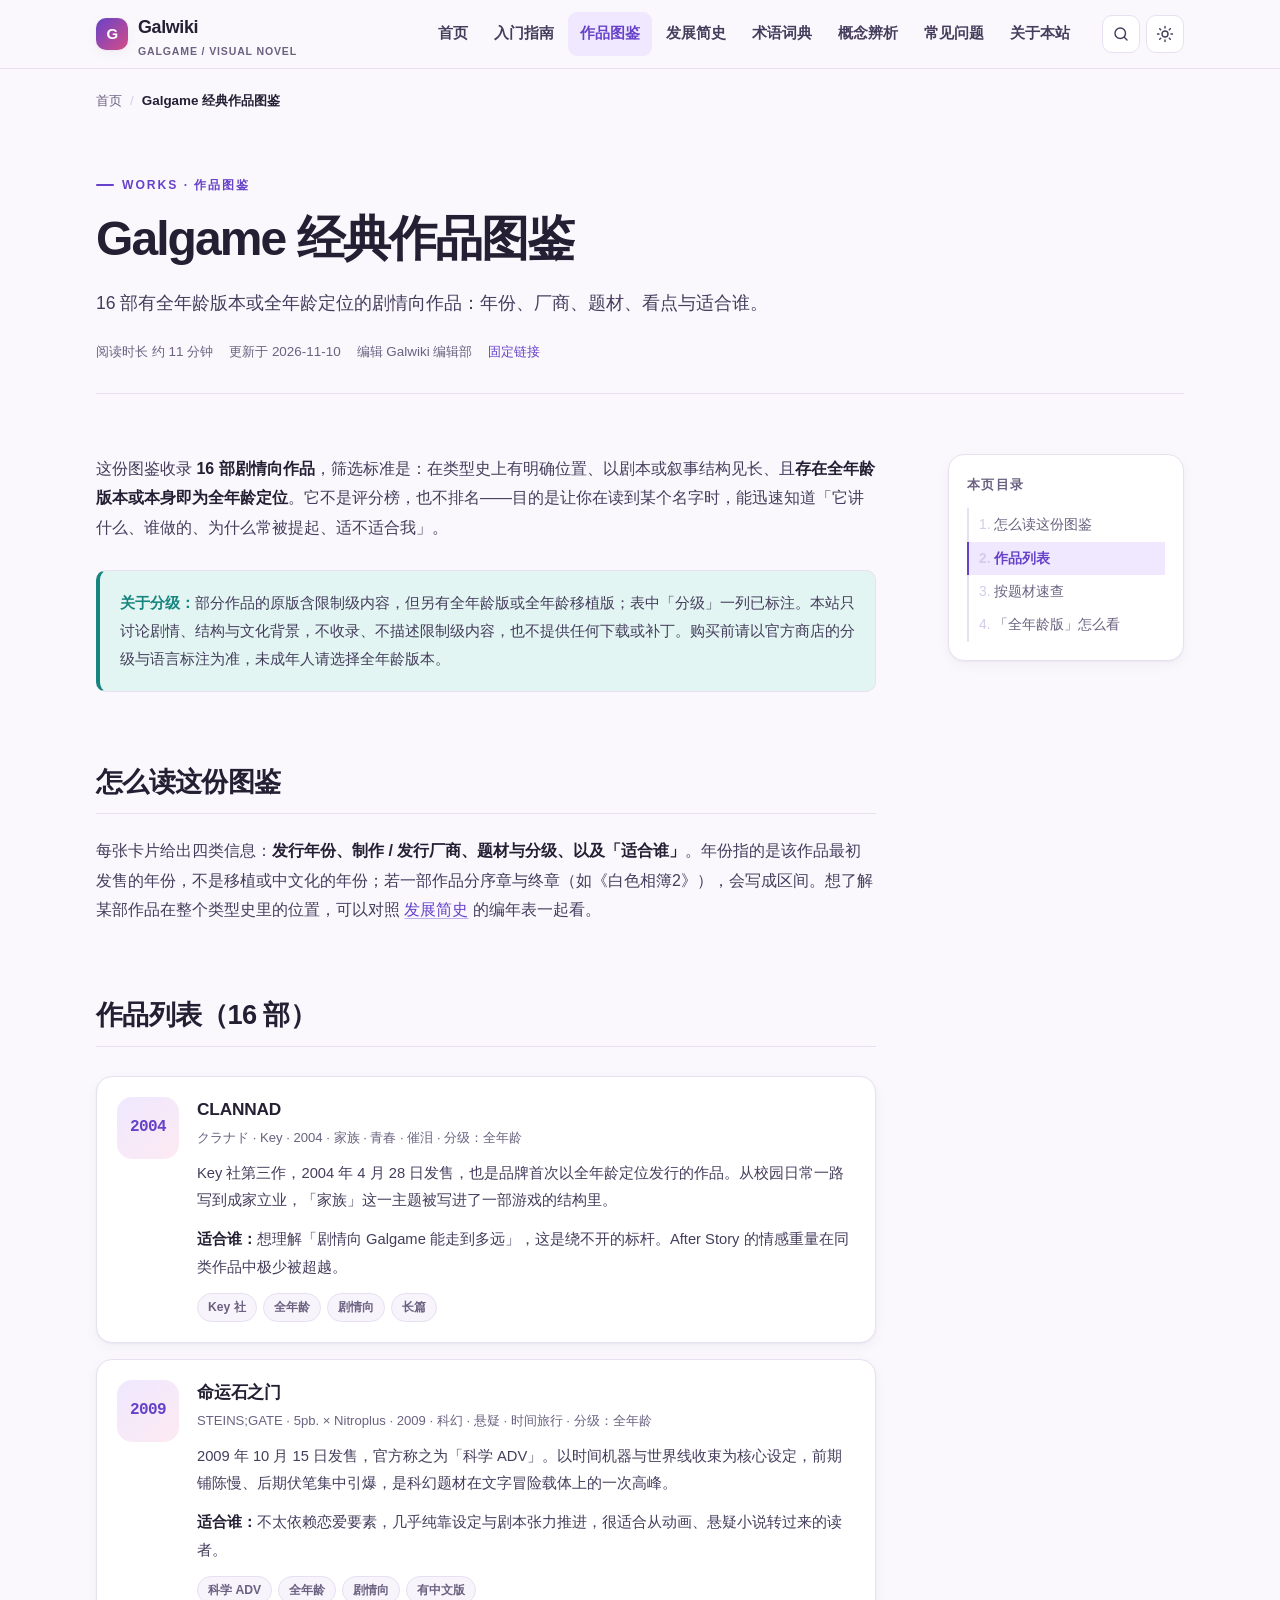
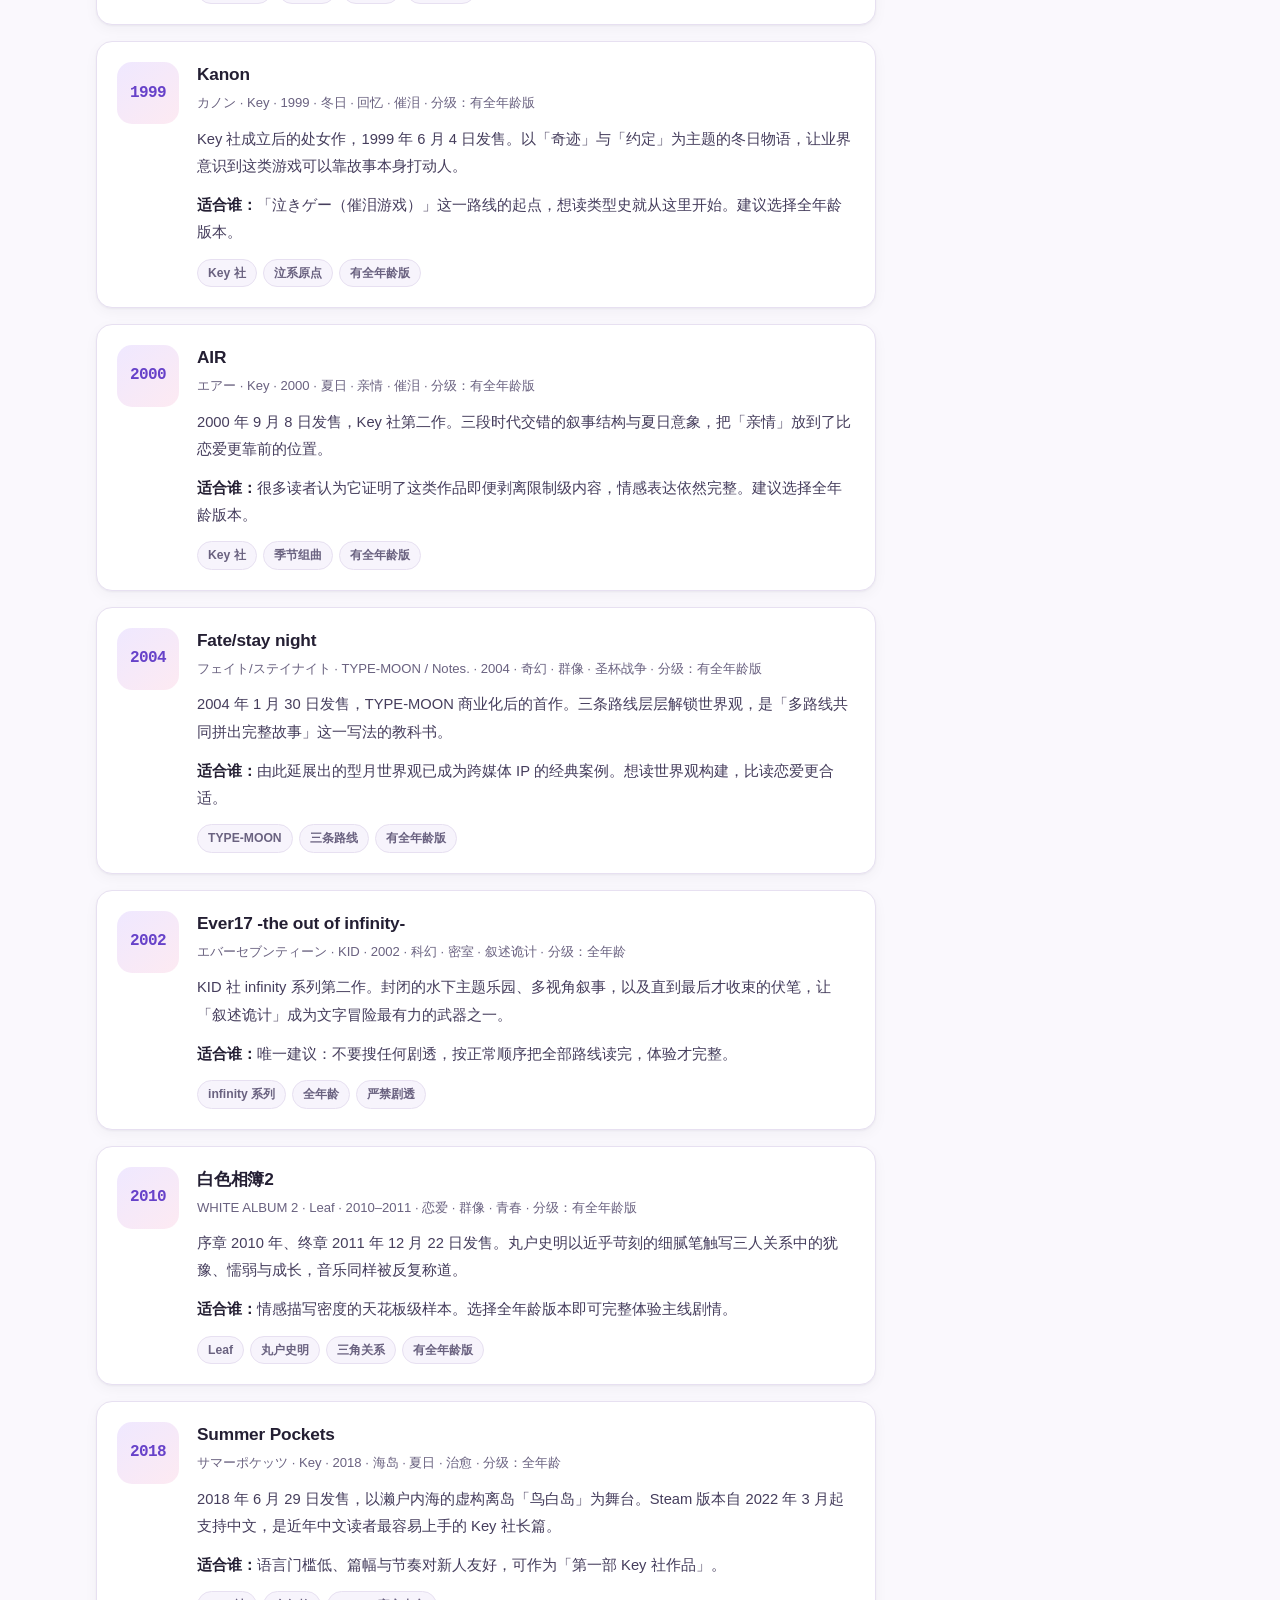
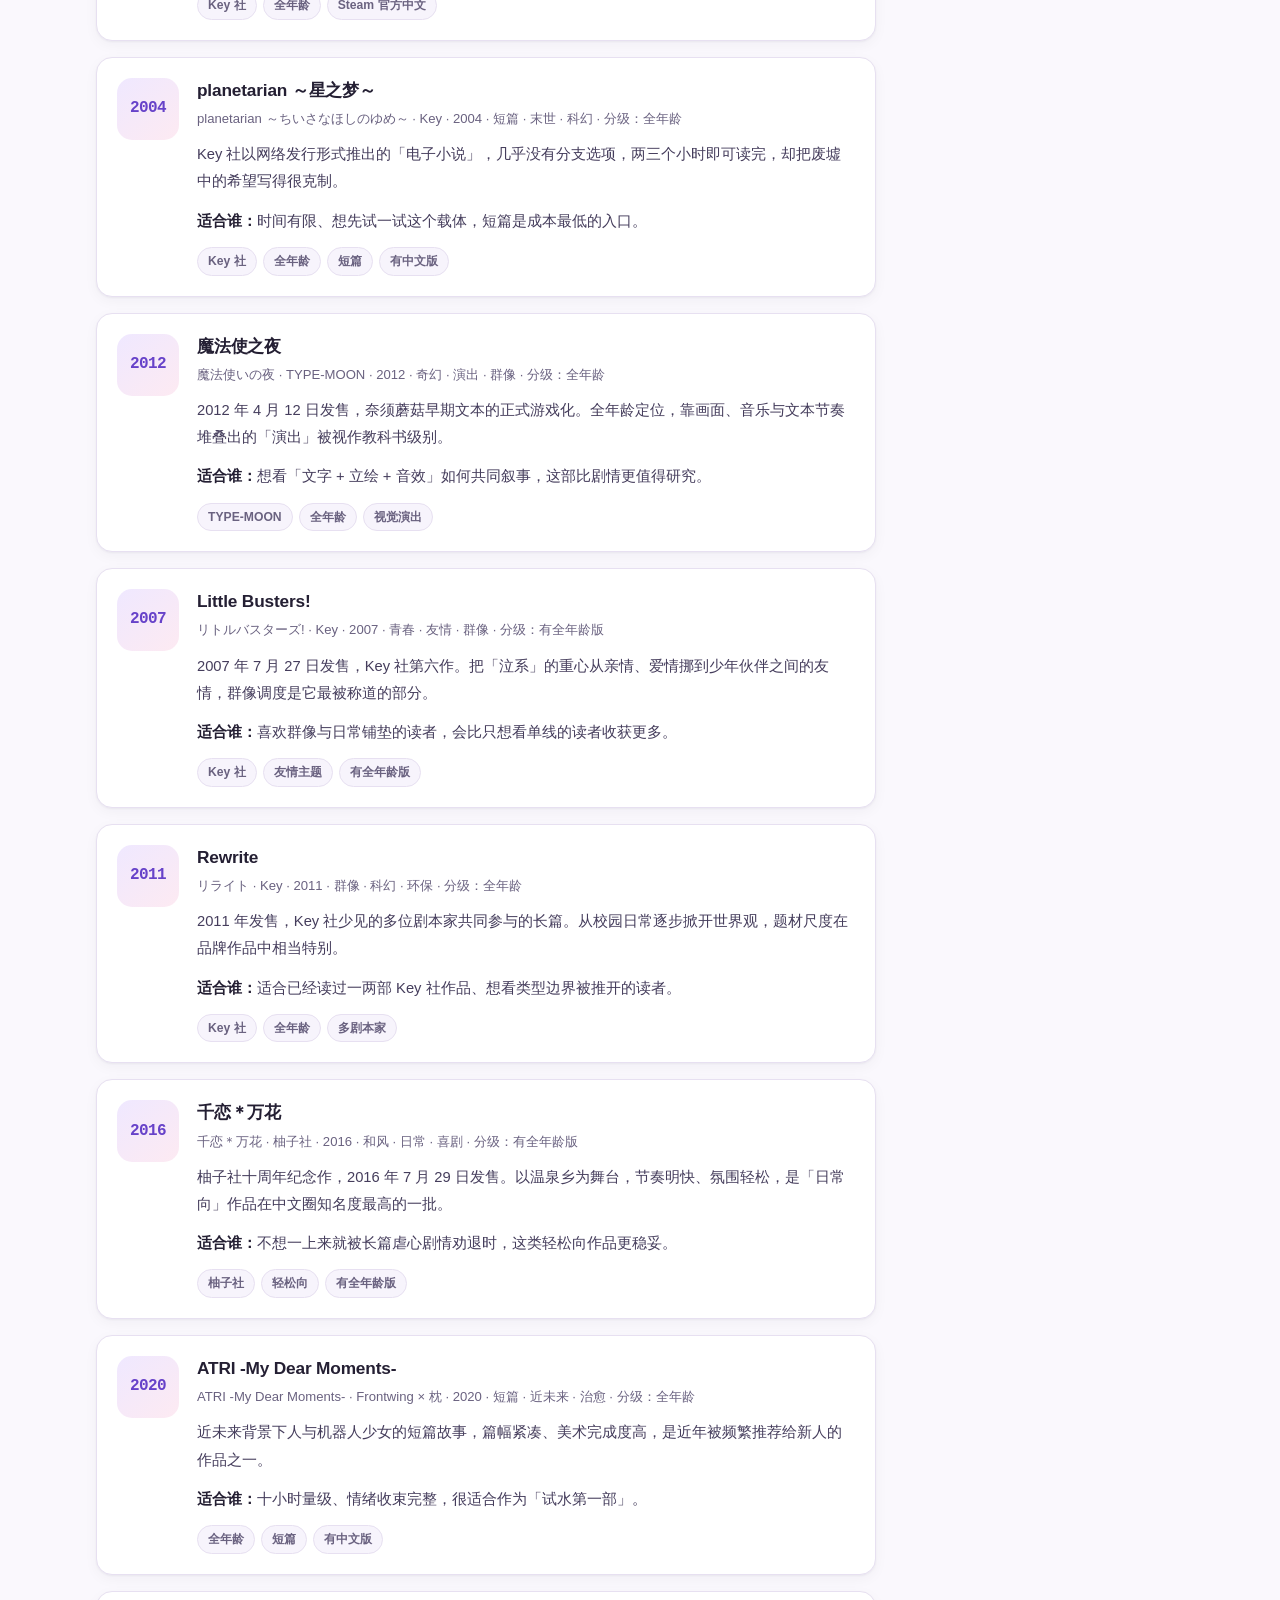
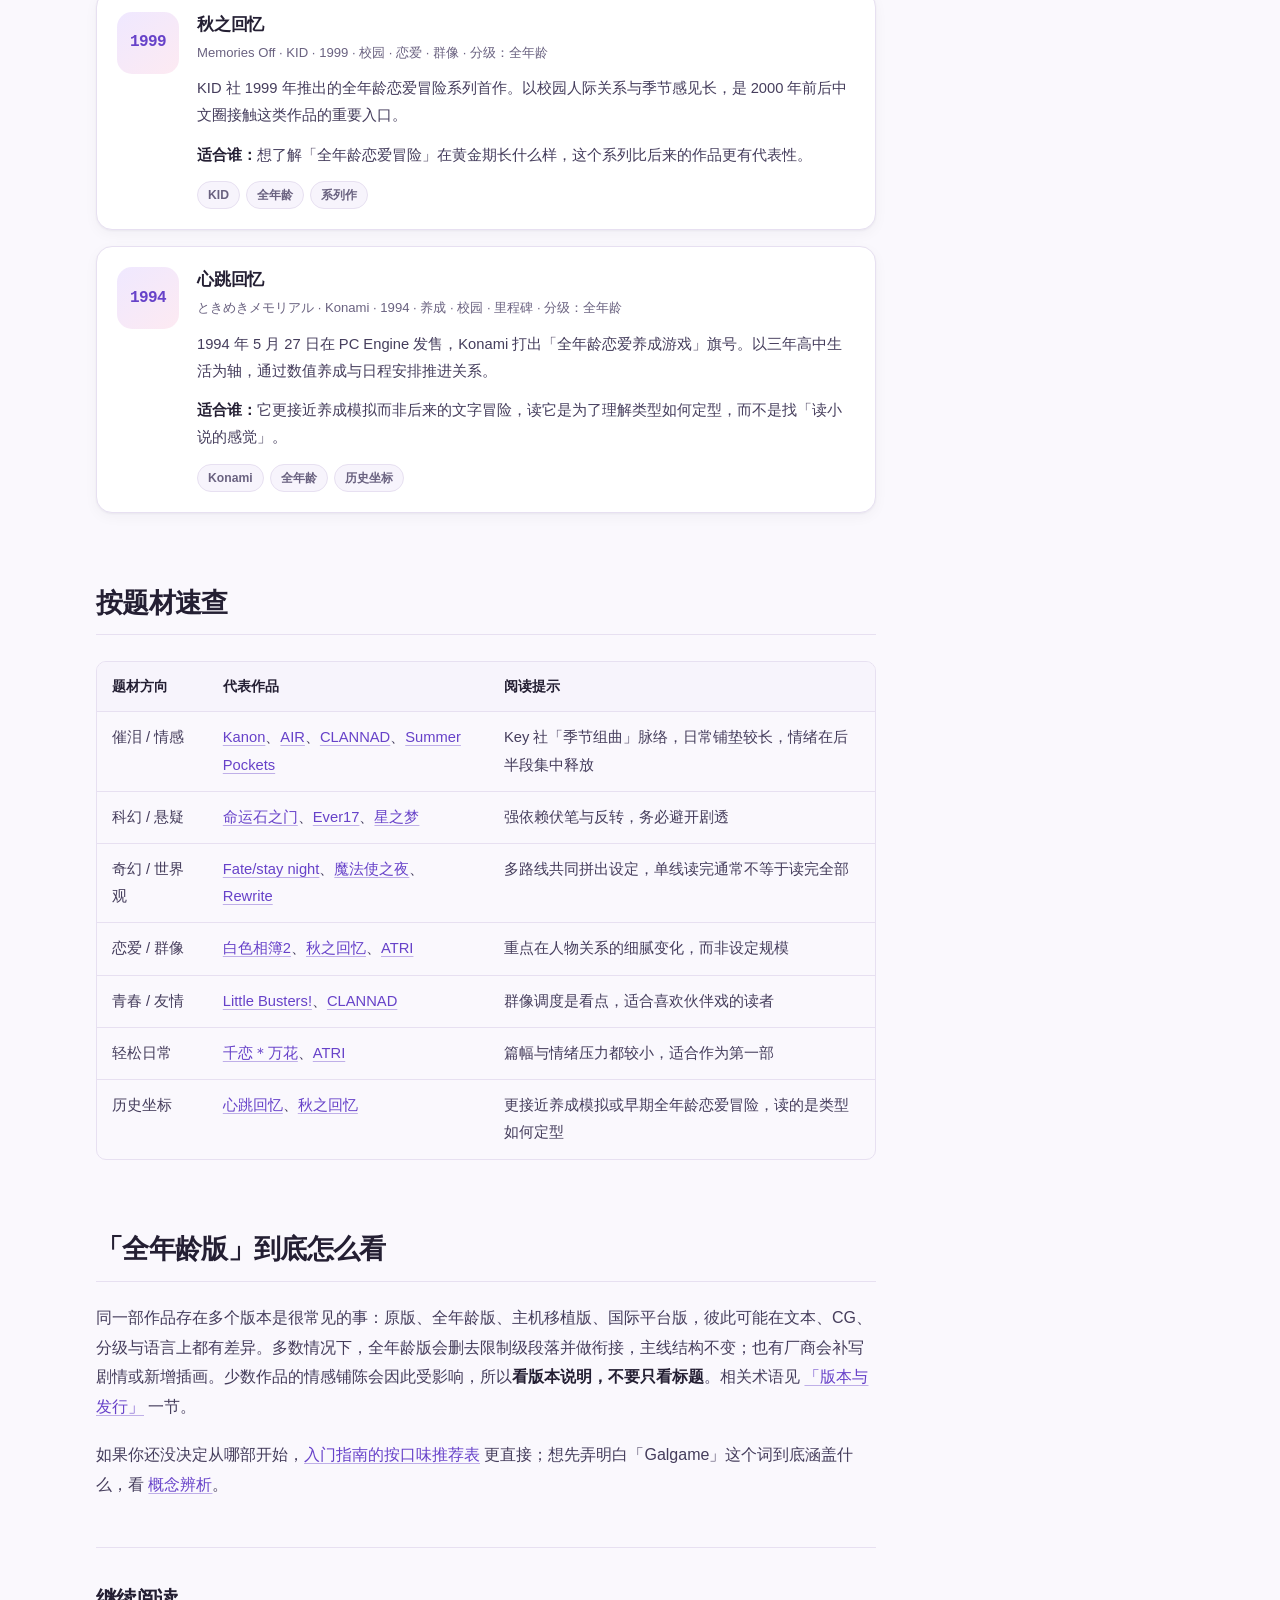
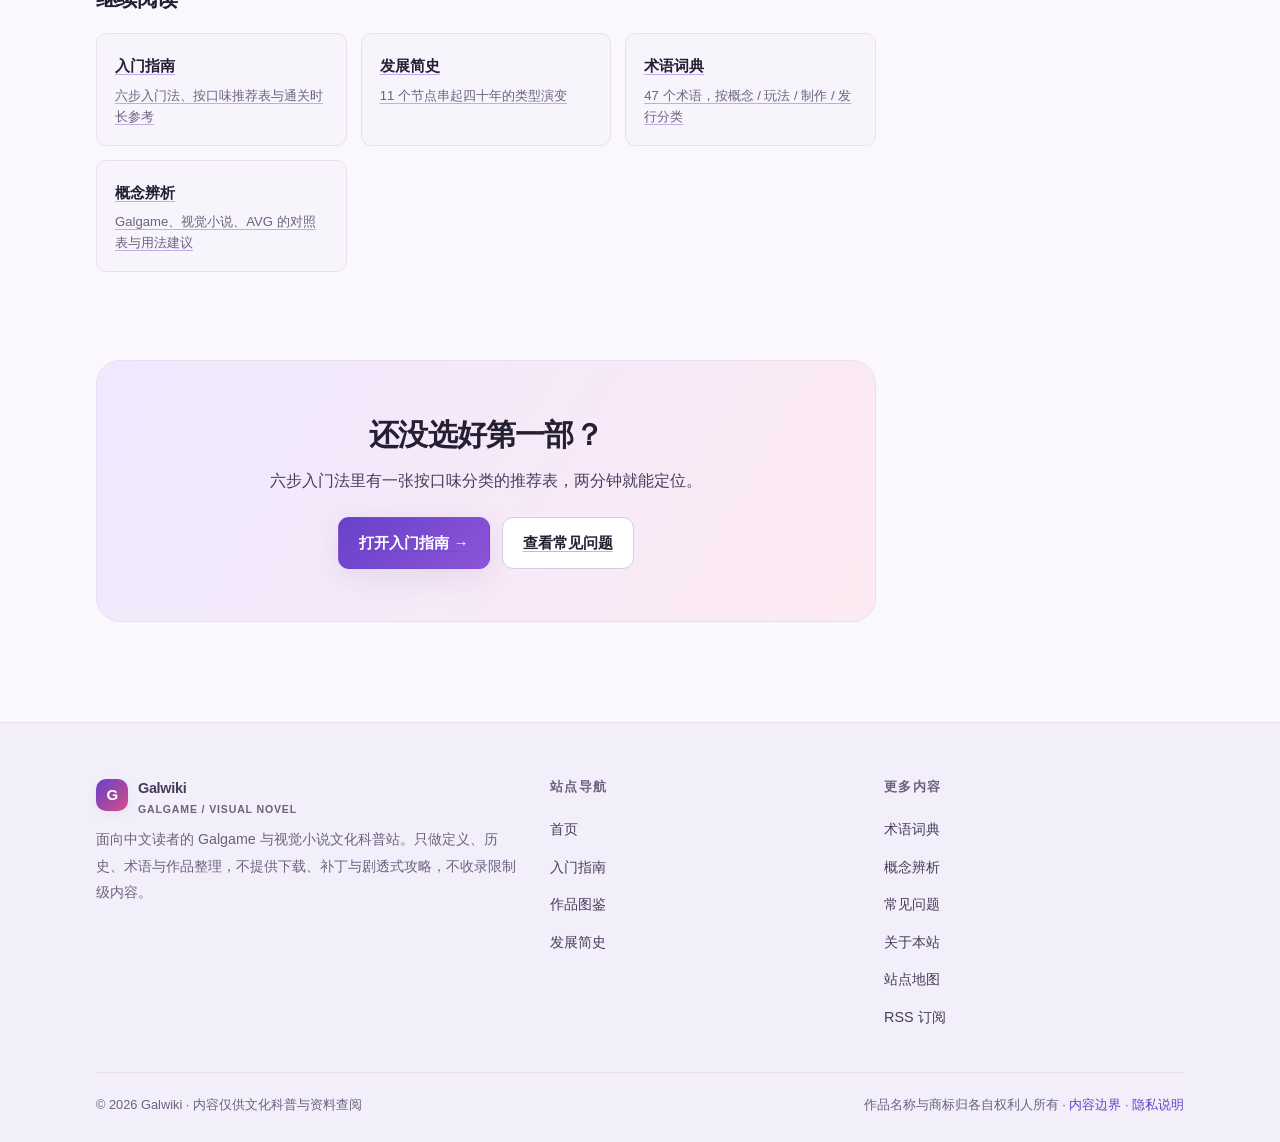
<file: works.html>
<!DOCTYPE html>
<html lang="zh-CN" data-theme="light">
<head>
<meta charset="utf-8">
<meta name="viewport" content="width=device-width, initial-scale=1, viewport-fit=cover">
<title>Galgame 经典作品图鉴：16 部剧情向作品与全年龄版本说明 | Galwiki</title>
<meta name="description" content="16 部剧情向 Galgame 资料：CLANNAD、命运石之门、Ever17、白色相簿2、Summer Pockets、Fate/stay night 等的发售年份、厂商、题材、分级与适合人群，并说明全年龄版怎么看。">
<meta name="keywords" content="galgame推荐,galgame神作,经典galgame,全年龄galgame,剧情向galgame,CLANNAD,命运石之门,Key社作品">
<meta name="author" content="Galwiki 编辑部">
<meta name="robots" content="index, follow, max-image-preview:large, max-snippet:-1">
<meta name="theme-color" content="#6742c9" media="(prefers-color-scheme: light)">
<meta name="theme-color" content="#100e19" media="(prefers-color-scheme: dark)">
<link rel="canonical" href="https://galgameinfowiki.github.io/works.html">
<link rel="alternate" type="application/rss+xml" title="Galwiki · 视觉小说与 Galgame 文化图鉴 RSS" href="https://galgameinfowiki.github.io/rss.xml">
<link rel="icon" type="image/svg+xml" href="assets/img/favicon.svg">

<meta property="og:site_name" content="Galwiki · 视觉小说与 Galgame 文化图鉴">
<meta property="og:type" content="article">
<meta property="og:locale" content="zh_CN">
<meta property="og:title" content="Galgame 经典作品图鉴：16 部剧情向作品与全年龄版本说明 | Galwiki">
<meta property="og:description" content="16 部剧情向 Galgame 资料：CLANNAD、命运石之门、Ever17、白色相簿2、Summer Pockets、Fate/stay night 等的发售年份、厂商、题材、分级与适合人群，并说明全年龄版怎么看。">
<meta property="og:url" content="https://galgameinfowiki.github.io/works.html">
<meta property="og:image" content="https://galgameinfowiki.github.io/assets/img/og-cover.png">
<meta property="og:image:width" content="1200">
<meta property="og:image:height" content="630">
<meta property="og:image:alt" content="Galwiki · 视觉小说与 Galgame 文化图鉴">
<meta name="twitter:card" content="summary_large_image">
<meta name="twitter:title" content="Galgame 经典作品图鉴：16 部剧情向作品与全年龄版本说明 | Galwiki">
<meta name="twitter:description" content="16 部剧情向 Galgame 资料：CLANNAD、命运石之门、Ever17、白色相簿2、Summer Pockets、Fate/stay night 等的发售年份、厂商、题材、分级与适合人群，并说明全年龄版怎么看。">
<meta name="twitter:image" content="https://galgameinfowiki.github.io/assets/img/og-cover.png">

<script>(function(){var t;try{t=localStorage.getItem('galwiki-theme')}catch(e){}if(!t){t=window.matchMedia('(prefers-color-scheme: dark)').matches?'dark':'light'}document.documentElement.setAttribute('data-theme',t)})();</script>
<link rel="preload" href="assets/css/style.css" as="style">
<link rel="stylesheet" href="assets/css/style.css">
<script src="search-index.js" defer></script>
<script src="assets/js/main.js" defer></script>
<script type="application/ld+json">
{
  "@context": "https://schema.org",
  "@graph": [
    {
      "@type": "WebSite",
      "@id": "https://galgameinfowiki.github.io/#website",
      "url": "https://galgameinfowiki.github.io/",
      "name": "Galwiki · 视觉小说与 Galgame 文化图鉴",
      "alternateName": "Galwiki",
      "description": "用清晰、准确、无剧透的方式讲清 Galgame 是什么：从 1994 年《心跳回忆》到 Key 社、TYPE-MOON 的剧情向经典，提供新手入门指南、作品图鉴、发展简史、术语词典与常见问题。",
      "inLanguage": "zh-CN",
      "publisher": {
        "@id": "https://galgameinfowiki.github.io/#organization"
      }
    },
    {
      "@type": "Organization",
      "@id": "https://galgameinfowiki.github.io/#organization",
      "name": "Galwiki",
      "url": "https://galgameinfowiki.github.io/",
      "description": "面向中文读者的 Galgame 与视觉小说文化科普与资料站，聚焦剧情向、全年龄向作品的整理与考据。",
      "logo": {
        "@type": "ImageObject",
        "url": "https://galgameinfowiki.github.io/assets/img/og-cover.png"
      },
      "email": "hello@galgameinfowiki.github.io"
    },
    {
      "@type": "BreadcrumbList",
      "@id": "https://galgameinfowiki.github.io/works.html#breadcrumb",
      "itemListElement": [
        {
          "@type": "ListItem",
          "position": 1,
          "name": "首页",
          "item": "https://galgameinfowiki.github.io/"
        },
        {
          "@type": "ListItem",
          "position": 2,
          "name": "Galgame 经典作品图鉴",
          "item": "https://galgameinfowiki.github.io/works.html"
        }
      ]
    },
    {
      "@type": "CollectionPage",
      "@id": "https://galgameinfowiki.github.io/works.html#webpage",
      "url": "https://galgameinfowiki.github.io/works.html",
      "name": "Galgame 经典作品图鉴",
      "headline": "Galgame 经典作品图鉴",
      "description": "16 部剧情向 Galgame 资料：CLANNAD、命运石之门、Ever17、白色相簿2、Summer Pockets、Fate/stay night 等的发售年份、厂商、题材、分级与适合人群，并说明全年龄版怎么看。",
      "inLanguage": "zh-CN",
      "isPartOf": {
        "@id": "https://galgameinfowiki.github.io/#website"
      },
      "datePublished": "2026-11-10",
      "dateModified": "2026-11-10",
      "author": {
        "@id": "https://galgameinfowiki.github.io/#organization"
      },
      "publisher": {
        "@id": "https://galgameinfowiki.github.io/#organization"
      },
      "mainEntityOfPage": "https://galgameinfowiki.github.io/works.html",
      "image": {
        "@type": "ImageObject",
        "url": "https://galgameinfowiki.github.io/assets/img/og-cover.png",
        "width": 1200,
        "height": 630
      },
      "mainEntity": {
        "@type": "ItemList",
        "numberOfItems": 16,
        "itemListElement": [
          {
            "@type": "ListItem",
            "position": 1,
            "name": "CLANNAD",
            "url": "https://galgameinfowiki.github.io/works.html#clannad"
          },
          {
            "@type": "ListItem",
            "position": 2,
            "name": "命运石之门",
            "url": "https://galgameinfowiki.github.io/works.html#steins-gate"
          },
          {
            "@type": "ListItem",
            "position": 3,
            "name": "Kanon",
            "url": "https://galgameinfowiki.github.io/works.html#kanon"
          },
          {
            "@type": "ListItem",
            "position": 4,
            "name": "AIR",
            "url": "https://galgameinfowiki.github.io/works.html#air"
          },
          {
            "@type": "ListItem",
            "position": 5,
            "name": "Fate/stay night",
            "url": "https://galgameinfowiki.github.io/works.html#fate-stay-night"
          },
          {
            "@type": "ListItem",
            "position": 6,
            "name": "Ever17 -the out of infinity-",
            "url": "https://galgameinfowiki.github.io/works.html#ever17"
          },
          {
            "@type": "ListItem",
            "position": 7,
            "name": "白色相簿2",
            "url": "https://galgameinfowiki.github.io/works.html#white-album-2"
          },
          {
            "@type": "ListItem",
            "position": 8,
            "name": "Summer Pockets",
            "url": "https://galgameinfowiki.github.io/works.html#summer-pockets"
          },
          {
            "@type": "ListItem",
            "position": 9,
            "name": "planetarian ～星之梦～",
            "url": "https://galgameinfowiki.github.io/works.html#planetarian"
          },
          {
            "@type": "ListItem",
            "position": 10,
            "name": "魔法使之夜",
            "url": "https://galgameinfowiki.github.io/works.html#mahoutsukai-no-yoru"
          },
          {
            "@type": "ListItem",
            "position": 11,
            "name": "Little Busters!",
            "url": "https://galgameinfowiki.github.io/works.html#little-busters"
          },
          {
            "@type": "ListItem",
            "position": 12,
            "name": "Rewrite",
            "url": "https://galgameinfowiki.github.io/works.html#rewrite"
          },
          {
            "@type": "ListItem",
            "position": 13,
            "name": "千恋＊万花",
            "url": "https://galgameinfowiki.github.io/works.html#senren-banka"
          },
          {
            "@type": "ListItem",
            "position": 14,
            "name": "ATRI -My Dear Moments-",
            "url": "https://galgameinfowiki.github.io/works.html#atri"
          },
          {
            "@type": "ListItem",
            "position": 15,
            "name": "秋之回忆",
            "url": "https://galgameinfowiki.github.io/works.html#memories-off"
          },
          {
            "@type": "ListItem",
            "position": 16,
            "name": "心跳回忆",
            "url": "https://galgameinfowiki.github.io/works.html#tokimeki-memorial"
          }
        ]
      },
      "breadcrumb": {
        "@id": "https://galgameinfowiki.github.io/works.html#breadcrumb"
      }
    }
  ]
}
</script>
</head>
<body>
<a class="skip-link" href="#main">跳到正文</a>
<div id="progress" role="presentation"></div>
<header class="site-header">
  <div class="container header-inner">
    <a class="brand" href="index.html" aria-label="Galwiki · 视觉小说与 Galgame 文化图鉴 首页">
      <span class="brand-mark" aria-hidden="true">G</span>
      <span>Galwiki<small>GALGAME / VISUAL NOVEL</small></span>
    </a>
    <nav class="nav" id="primary-nav" aria-label="主导航">
<a href="index.html">首页</a>
<a href="guide.html">入门指南</a>
<a href="works.html" aria-current="page">作品图鉴</a>
<a href="history.html">发展简史</a>
<a href="glossary.html">术语词典</a>
<a href="compare.html">概念辨析</a>
<a href="faq.html">常见问题</a>
<a href="about.html">关于本站</a>
    </nav>
    <div class="header-actions">
      <button class="icon-btn" type="button" data-search-open aria-label="打开站内搜索" title="站内搜索 (Ctrl/⌘ + K)"><svg viewBox="0 0 24 24" aria-hidden="true"><circle cx="11" cy="11" r="7"/><path d="M20 20l-3.6-3.6"/></svg></button>
      <button class="icon-btn" type="button" id="theme-toggle" aria-label="切换深色模式" title="切换深色模式"><svg class="icon-sun" viewBox="0 0 24 24" aria-hidden="true"><circle cx="12" cy="12" r="4"/><path d="M12 2v2M12 20v2M4.9 4.9l1.4 1.4M17.7 17.7l1.4 1.4M2 12h2M20 12h2M4.9 19.1l1.4-1.4M17.7 6.3l1.4-1.4"/></svg><svg class="icon-moon" viewBox="0 0 24 24" aria-hidden="true"><path d="M20 14.5A8.5 8.5 0 0 1 9.5 4a8.5 8.5 0 1 0 10.5 10.5z"/></svg></button>
      <button class="icon-btn menu-toggle" type="button" id="menu-toggle" aria-expanded="false" aria-controls="primary-nav" aria-label="打开导航菜单"><svg viewBox="0 0 24 24" aria-hidden="true"><path d="M4 7h16M4 12h16M4 17h16"/></svg></button>
    </div>
  </div>
</header>
<main id="main" tabindex="-1">
<nav class="breadcrumb container" aria-label="面包屑导航">
  <ol><li><a href="index.html">首页</a></li><li aria-current="page">Galgame 经典作品图鉴</li></ol>
</nav>
<div class="container">
  <div class="article-head">
    <span class="eyebrow">Works · 作品图鉴</span>
    <h1>Galgame 经典作品图鉴</h1>
    <p class="lead">16 部有全年龄版本或全年龄定位的剧情向作品：年份、厂商、题材、看点与适合谁。</p>
    <div class="article-meta">
      <span>阅读时长 约 11 分钟</span>
      <span>更新于 2026-11-10</span>
      <span>编辑 Galwiki 编辑部</span>
      <span><a href="https://galgameinfowiki.github.io/works.html">固定链接</a></span>
    </div>
  </div>
</div>
<div class="container layout">
  <div class="layout-main">
<details class="toc-mobile"><summary>本页目录（4 节）</summary><ol><li><a href="#how">怎么读这份图鉴</a></li>
<li><a href="#list">作品列表</a></li>
<li><a href="#by-genre">按题材速查</a></li>
<li><a href="#grade">「全年龄版」怎么看</a></li></ol></details>

<div class="prose">
  <p>这份图鉴收录 <strong>16 部剧情向作品</strong>，筛选标准是：在类型史上有明确位置、以剧本或叙事结构见长、且<strong>存在全年龄版本或本身即为全年龄定位</strong>。它不是评分榜，也不排名——目的是让你在读到某个名字时，能迅速知道「它讲什么、谁做的、为什么常被提起、适不适合我」。</p>

  <div class="callout">
    <p><strong>关于分级：</strong>部分作品的原版含限制级内容，但另有全年龄版或全年龄移植版；表中「分级」一列已标注。本站只讨论剧情、结构与文化背景，不收录、不描述限制级内容，也不提供任何下载或补丁。购买前请以官方商店的分级与语言标注为准，未成年人请选择全年龄版本。</p>
  </div>

  <h2 id="how">怎么读这份图鉴</h2>
  <p>每张卡片给出四类信息：<strong>发行年份、制作 / 发行厂商、题材与分级、以及「适合谁」</strong>。年份指的是该作品最初发售的年份，不是移植或中文化的年份；若一部作品分序章与终章（如《白色相簿2》），会写成区间。想了解某部作品在整个类型史里的位置，可以对照 <a href="history.html">发展简史</a> 的编年表一起看。</p>

  <h2 id="list">作品列表（16 部）</h2>
  <div class="work-list">
    
<article class="work" id="clannad">
  <div class="work-badge" aria-hidden="true">2004</div>
  <div>
    <h3>CLANNAD <span class="visually-hidden">作品介绍</span></h3>
    <p class="work-sub">クラナド · Key · 2004 · 家族 · 青春 · 催泪 · 分级：全年龄</p>
    <p>Key 社第三作，2004 年 4 月 28 日发售，也是品牌首次以全年龄定位发行的作品。从校园日常一路写到成家立业，「家族」这一主题被写进了一部游戏的结构里。</p>
    <p><strong>适合谁：</strong>想理解「剧情向 Galgame 能走到多远」，这是绕不开的标杆。After Story 的情感重量在同类作品中极少被超越。</p>
    <div class="tags"><span class="tag">Key 社</span><span class="tag">全年龄</span><span class="tag">剧情向</span><span class="tag">长篇</span></div>
  </div>
</article>

<article class="work" id="steins-gate">
  <div class="work-badge" aria-hidden="true">2009</div>
  <div>
    <h3>命运石之门 <span class="visually-hidden">作品介绍</span></h3>
    <p class="work-sub">STEINS;GATE · 5pb. × Nitroplus · 2009 · 科幻 · 悬疑 · 时间旅行 · 分级：全年龄</p>
    <p>2009 年 10 月 15 日发售，官方称之为「科学 ADV」。以时间机器与世界线收束为核心设定，前期铺陈慢、后期伏笔集中引爆，是科幻题材在文字冒险载体上的一次高峰。</p>
    <p><strong>适合谁：</strong>不太依赖恋爱要素，几乎纯靠设定与剧本张力推进，很适合从动画、悬疑小说转过来的读者。</p>
    <div class="tags"><span class="tag">科学 ADV</span><span class="tag">全年龄</span><span class="tag">剧情向</span><span class="tag">有中文版</span></div>
  </div>
</article>

<article class="work" id="kanon">
  <div class="work-badge" aria-hidden="true">1999</div>
  <div>
    <h3>Kanon <span class="visually-hidden">作品介绍</span></h3>
    <p class="work-sub">カノン · Key · 1999 · 冬日 · 回忆 · 催泪 · 分级：有全年龄版</p>
    <p>Key 社成立后的处女作，1999 年 6 月 4 日发售。以「奇迹」与「约定」为主题的冬日物语，让业界意识到这类游戏可以靠故事本身打动人。</p>
    <p><strong>适合谁：</strong>「泣きゲー（催泪游戏）」这一路线的起点，想读类型史就从这里开始。建议选择全年龄版本。</p>
    <div class="tags"><span class="tag">Key 社</span><span class="tag">泣系原点</span><span class="tag">有全年龄版</span></div>
  </div>
</article>

<article class="work" id="air">
  <div class="work-badge" aria-hidden="true">2000</div>
  <div>
    <h3>AIR <span class="visually-hidden">作品介绍</span></h3>
    <p class="work-sub">エアー · Key · 2000 · 夏日 · 亲情 · 催泪 · 分级：有全年龄版</p>
    <p>2000 年 9 月 8 日发售，Key 社第二作。三段时代交错的叙事结构与夏日意象，把「亲情」放到了比恋爱更靠前的位置。</p>
    <p><strong>适合谁：</strong>很多读者认为它证明了这类作品即便剥离限制级内容，情感表达依然完整。建议选择全年龄版本。</p>
    <div class="tags"><span class="tag">Key 社</span><span class="tag">季节组曲</span><span class="tag">有全年龄版</span></div>
  </div>
</article>

<article class="work" id="fate-stay-night">
  <div class="work-badge" aria-hidden="true">2004</div>
  <div>
    <h3>Fate/stay night <span class="visually-hidden">作品介绍</span></h3>
    <p class="work-sub">フェイト/ステイナイト · TYPE-MOON / Notes. · 2004 · 奇幻 · 群像 · 圣杯战争 · 分级：有全年龄版</p>
    <p>2004 年 1 月 30 日发售，TYPE-MOON 商业化后的首作。三条路线层层解锁世界观，是「多路线共同拼出完整故事」这一写法的教科书。</p>
    <p><strong>适合谁：</strong>由此延展出的型月世界观已成为跨媒体 IP 的经典案例。想读世界观构建，比读恋爱更合适。</p>
    <div class="tags"><span class="tag">TYPE-MOON</span><span class="tag">三条路线</span><span class="tag">有全年龄版</span></div>
  </div>
</article>

<article class="work" id="ever17">
  <div class="work-badge" aria-hidden="true">2002</div>
  <div>
    <h3>Ever17 -the out of infinity- <span class="visually-hidden">作品介绍</span></h3>
    <p class="work-sub">エバーセブンティーン · KID · 2002 · 科幻 · 密室 · 叙述诡计 · 分级：全年龄</p>
    <p>KID 社 infinity 系列第二作。封闭的水下主题乐园、多视角叙事，以及直到最后才收束的伏笔，让「叙述诡计」成为文字冒险最有力的武器之一。</p>
    <p><strong>适合谁：</strong>唯一建议：不要搜任何剧透，按正常顺序把全部路线读完，体验才完整。</p>
    <div class="tags"><span class="tag">infinity 系列</span><span class="tag">全年龄</span><span class="tag">严禁剧透</span></div>
  </div>
</article>

<article class="work" id="white-album-2">
  <div class="work-badge" aria-hidden="true">2010</div>
  <div>
    <h3>白色相簿2 <span class="visually-hidden">作品介绍</span></h3>
    <p class="work-sub">WHITE ALBUM 2 · Leaf · 2010–2011 · 恋爱 · 群像 · 青春 · 分级：有全年龄版</p>
    <p>序章 2010 年、终章 2011 年 12 月 22 日发售。丸户史明以近乎苛刻的细腻笔触写三人关系中的犹豫、懦弱与成长，音乐同样被反复称道。</p>
    <p><strong>适合谁：</strong>情感描写密度的天花板级样本。选择全年龄版本即可完整体验主线剧情。</p>
    <div class="tags"><span class="tag">Leaf</span><span class="tag">丸户史明</span><span class="tag">三角关系</span><span class="tag">有全年龄版</span></div>
  </div>
</article>

<article class="work" id="summer-pockets">
  <div class="work-badge" aria-hidden="true">2018</div>
  <div>
    <h3>Summer Pockets <span class="visually-hidden">作品介绍</span></h3>
    <p class="work-sub">サマーポケッツ · Key · 2018 · 海岛 · 夏日 · 治愈 · 分级：全年龄</p>
    <p>2018 年 6 月 29 日发售，以濑户内海的虚构离岛「鸟白岛」为舞台。Steam 版本自 2022 年 3 月起支持中文，是近年中文读者最容易上手的 Key 社长篇。</p>
    <p><strong>适合谁：</strong>语言门槛低、篇幅与节奏对新人友好，可作为「第一部 Key 社作品」。</p>
    <div class="tags"><span class="tag">Key 社</span><span class="tag">全年龄</span><span class="tag">Steam 官方中文</span></div>
  </div>
</article>

<article class="work" id="planetarian">
  <div class="work-badge" aria-hidden="true">2004</div>
  <div>
    <h3>planetarian ～星之梦～ <span class="visually-hidden">作品介绍</span></h3>
    <p class="work-sub">planetarian ～ちいさなほしのゆめ～ · Key · 2004 · 短篇 · 末世 · 科幻 · 分级：全年龄</p>
    <p>Key 社以网络发行形式推出的「电子小说」，几乎没有分支选项，两三个小时即可读完，却把废墟中的希望写得很克制。</p>
    <p><strong>适合谁：</strong>时间有限、想先试一试这个载体，短篇是成本最低的入口。</p>
    <div class="tags"><span class="tag">Key 社</span><span class="tag">全年龄</span><span class="tag">短篇</span><span class="tag">有中文版</span></div>
  </div>
</article>

<article class="work" id="mahoutsukai-no-yoru">
  <div class="work-badge" aria-hidden="true">2012</div>
  <div>
    <h3>魔法使之夜 <span class="visually-hidden">作品介绍</span></h3>
    <p class="work-sub">魔法使いの夜 · TYPE-MOON · 2012 · 奇幻 · 演出 · 群像 · 分级：全年龄</p>
    <p>2012 年 4 月 12 日发售，奈须蘑菇早期文本的正式游戏化。全年龄定位，靠画面、音乐与文本节奏堆叠出的「演出」被视作教科书级别。</p>
    <p><strong>适合谁：</strong>想看「文字 + 立绘 + 音效」如何共同叙事，这部比剧情更值得研究。</p>
    <div class="tags"><span class="tag">TYPE-MOON</span><span class="tag">全年龄</span><span class="tag">视觉演出</span></div>
  </div>
</article>

<article class="work" id="little-busters">
  <div class="work-badge" aria-hidden="true">2007</div>
  <div>
    <h3>Little Busters! <span class="visually-hidden">作品介绍</span></h3>
    <p class="work-sub">リトルバスターズ! · Key · 2007 · 青春 · 友情 · 群像 · 分级：有全年龄版</p>
    <p>2007 年 7 月 27 日发售，Key 社第六作。把「泣系」的重心从亲情、爱情挪到少年伙伴之间的友情，群像调度是它最被称道的部分。</p>
    <p><strong>适合谁：</strong>喜欢群像与日常铺垫的读者，会比只想看单线的读者收获更多。</p>
    <div class="tags"><span class="tag">Key 社</span><span class="tag">友情主题</span><span class="tag">有全年龄版</span></div>
  </div>
</article>

<article class="work" id="rewrite">
  <div class="work-badge" aria-hidden="true">2011</div>
  <div>
    <h3>Rewrite <span class="visually-hidden">作品介绍</span></h3>
    <p class="work-sub">リライト · Key · 2011 · 群像 · 科幻 · 环保 · 分级：全年龄</p>
    <p>2011 年发售，Key 社少见的多位剧本家共同参与的长篇。从校园日常逐步掀开世界观，题材尺度在品牌作品中相当特别。</p>
    <p><strong>适合谁：</strong>适合已经读过一两部 Key 社作品、想看类型边界被推开的读者。</p>
    <div class="tags"><span class="tag">Key 社</span><span class="tag">全年龄</span><span class="tag">多剧本家</span></div>
  </div>
</article>

<article class="work" id="senren-banka">
  <div class="work-badge" aria-hidden="true">2016</div>
  <div>
    <h3>千恋＊万花 <span class="visually-hidden">作品介绍</span></h3>
    <p class="work-sub">千恋＊万花 · 柚子社 · 2016 · 和风 · 日常 · 喜剧 · 分级：有全年龄版</p>
    <p>柚子社十周年纪念作，2016 年 7 月 29 日发售。以温泉乡为舞台，节奏明快、氛围轻松，是「日常向」作品在中文圈知名度最高的一批。</p>
    <p><strong>适合谁：</strong>不想一上来就被长篇虐心剧情劝退时，这类轻松向作品更稳妥。</p>
    <div class="tags"><span class="tag">柚子社</span><span class="tag">轻松向</span><span class="tag">有全年龄版</span></div>
  </div>
</article>

<article class="work" id="atri">
  <div class="work-badge" aria-hidden="true">2020</div>
  <div>
    <h3>ATRI -My Dear Moments- <span class="visually-hidden">作品介绍</span></h3>
    <p class="work-sub">ATRI -My Dear Moments- · Frontwing × 枕 · 2020 · 短篇 · 近未来 · 治愈 · 分级：全年龄</p>
    <p>近未来背景下人与机器人少女的短篇故事，篇幅紧凑、美术完成度高，是近年被频繁推荐给新人的作品之一。</p>
    <p><strong>适合谁：</strong>十小时量级、情绪收束完整，很适合作为「试水第一部」。</p>
    <div class="tags"><span class="tag">全年龄</span><span class="tag">短篇</span><span class="tag">有中文版</span></div>
  </div>
</article>

<article class="work" id="memories-off">
  <div class="work-badge" aria-hidden="true">1999</div>
  <div>
    <h3>秋之回忆 <span class="visually-hidden">作品介绍</span></h3>
    <p class="work-sub">Memories Off · KID · 1999 · 校园 · 恋爱 · 群像 · 分级：全年龄</p>
    <p>KID 社 1999 年推出的全年龄恋爱冒险系列首作。以校园人际关系与季节感见长，是 2000 年前后中文圈接触这类作品的重要入口。</p>
    <p><strong>适合谁：</strong>想了解「全年龄恋爱冒险」在黄金期长什么样，这个系列比后来的作品更有代表性。</p>
    <div class="tags"><span class="tag">KID</span><span class="tag">全年龄</span><span class="tag">系列作</span></div>
  </div>
</article>

<article class="work" id="tokimeki-memorial">
  <div class="work-badge" aria-hidden="true">1994</div>
  <div>
    <h3>心跳回忆 <span class="visually-hidden">作品介绍</span></h3>
    <p class="work-sub">ときめきメモリアル · Konami · 1994 · 养成 · 校园 · 里程碑 · 分级：全年龄</p>
    <p>1994 年 5 月 27 日在 PC Engine 发售，Konami 打出「全年龄恋爱养成游戏」旗号。以三年高中生活为轴，通过数值养成与日程安排推进关系。</p>
    <p><strong>适合谁：</strong>它更接近养成模拟而非后来的文字冒险，读它是为了理解类型如何定型，而不是找「读小说的感觉」。</p>
    <div class="tags"><span class="tag">Konami</span><span class="tag">全年龄</span><span class="tag">历史坐标</span></div>
  </div>
</article>
  </div>

  <h2 id="by-genre">按题材速查</h2>
  <div class="table-wrap">
    <table>
      <caption class="visually-hidden">按题材分类的作品速查表</caption>
      <thead><tr><th scope="col">题材方向</th><th scope="col">代表作品</th><th scope="col">阅读提示</th></tr></thead>
      <tbody>
        <tr><td>催泪 / 情感</td><td><a href="works.html#kanon">Kanon</a>、<a href="works.html#air">AIR</a>、<a href="works.html#clannad">CLANNAD</a>、<a href="works.html#summer-pockets">Summer Pockets</a></td><td>Key 社「季节组曲」脉络，日常铺垫较长，情绪在后半段集中释放</td></tr>
        <tr><td>科幻 / 悬疑</td><td><a href="works.html#steins-gate">命运石之门</a>、<a href="works.html#ever17">Ever17</a>、<a href="works.html#planetarian">星之梦</a></td><td>强依赖伏笔与反转，务必避开剧透</td></tr>
        <tr><td>奇幻 / 世界观</td><td><a href="works.html#fate-stay-night">Fate/stay night</a>、<a href="works.html#mahoutsukai-no-yoru">魔法使之夜</a>、<a href="works.html#rewrite">Rewrite</a></td><td>多路线共同拼出设定，单线读完通常不等于读完全部</td></tr>
        <tr><td>恋爱 / 群像</td><td><a href="works.html#white-album-2">白色相簿2</a>、<a href="works.html#memories-off">秋之回忆</a>、<a href="works.html#atri">ATRI</a></td><td>重点在人物关系的细腻变化，而非设定规模</td></tr>
        <tr><td>青春 / 友情</td><td><a href="works.html#little-busters">Little Busters!</a>、<a href="works.html#clannad">CLANNAD</a></td><td>群像调度是看点，适合喜欢伙伴戏的读者</td></tr>
        <tr><td>轻松日常</td><td><a href="works.html#senren-banka">千恋＊万花</a>、<a href="works.html#atri">ATRI</a></td><td>篇幅与情绪压力都较小，适合作为第一部</td></tr>
        <tr><td>历史坐标</td><td><a href="works.html#tokimeki-memorial">心跳回忆</a>、<a href="works.html#memories-off">秋之回忆</a></td><td>更接近养成模拟或早期全年龄恋爱冒险，读的是类型如何定型</td></tr>
      </tbody>
    </table>
  </div>

  <h2 id="grade">「全年龄版」到底怎么看</h2>
  <p>同一部作品存在多个版本是很常见的事：原版、全年龄版、主机移植版、国际平台版，彼此可能在文本、CG、分级与语言上都有差异。多数情况下，全年龄版会删去限制级段落并做衔接，主线结构不变；也有厂商会补写剧情或新增插画。少数作品的情感铺陈会因此受影响，所以<strong>看版本说明，不要只看标题</strong>。相关术语见 <a href="glossary.html#release">「版本与发行」</a> 一节。</p>
  <p>如果你还没决定从哪部开始，<a href="guide.html#step3">入门指南的按口味推荐表</a> 更直接；想先弄明白「Galgame」这个词到底涵盖什么，看 <a href="compare.html">概念辨析</a>。</p>

  
<div class="related">
  <h2>继续阅读</h2>
  <div class="related-grid"><a class="related-card" href="guide.html"><strong>入门指南</strong><span>六步入门法、按口味推荐表与通关时长参考</span></a>
<a class="related-card" href="history.html"><strong>发展简史</strong><span>11 个节点串起四十年的类型演变</span></a>
<a class="related-card" href="glossary.html"><strong>术语词典</strong><span>47 个术语，按概念 / 玩法 / 制作 / 发行分类</span></a>
<a class="related-card" href="compare.html"><strong>概念辨析</strong><span>Galgame、视觉小说、AVG 的对照表与用法建议</span></a></div>
</div>
  
<aside class="cta-band">
  <h2>还没选好第一部？</h2>
  <p>六步入门法里有一张按口味分类的推荐表，两分钟就能定位。</p>
  <div class="hero-actions">
    <a class="btn btn-primary" href="guide.html">打开入门指南 →</a>
    <a class="btn btn-ghost" href="faq.html">查看常见问题</a>
  </div>
</aside>
</div>

  </div>
<aside class="toc" aria-label="本页目录"><strong>本页目录</strong><ol><li><a href="#how">怎么读这份图鉴</a></li>
<li><a href="#list">作品列表</a></li>
<li><a href="#by-genre">按题材速查</a></li>
<li><a href="#grade">「全年龄版」怎么看</a></li></ol></aside>
</div>
</main>
<footer class="site-footer">
  <div class="container">
    <div class="footer-grid">
      <div class="footer-about">
        <a class="brand" href="index.html" aria-label="Galwiki 首页"><span class="brand-mark" aria-hidden="true">G</span><span>Galwiki<small>GALGAME / VISUAL NOVEL</small></span></a>
        <p>面向中文读者的 Galgame 与视觉小说文化科普站。只做定义、历史、术语与作品整理，不提供下载、补丁与剧透式攻略，不收录限制级内容。</p>
      </div>
      <div><h3>站点导航</h3><ul><li><a href="index.html">首页</a></li>
<li><a href="guide.html">入门指南</a></li>
<li><a href="works.html">作品图鉴</a></li>
<li><a href="history.html">发展简史</a></li></ul></div>
      <div><h3>更多内容</h3><ul><li><a href="glossary.html">术语词典</a></li>
<li><a href="compare.html">概念辨析</a></li>
<li><a href="faq.html">常见问题</a></li>
<li><a href="about.html">关于本站</a></li><li><a href="sitemap.xml">站点地图</a></li><li><a href="rss.xml">RSS 订阅</a></li></ul></div>
    </div>
    <div class="footer-bottom">
      <span>© 2026 Galwiki · 内容仅供文化科普与资料查阅</span>
      <span>作品名称与商标归各自权利人所有 · <a href="about.html#boundary">内容边界</a> · <a href="about.html#privacy">隐私说明</a></span>
    </div>
  </div>
</footer>
<button class="back-top" id="back-top" type="button" aria-label="返回顶部" title="返回顶部"><svg viewBox="0 0 24 24" aria-hidden="true"><path d="M12 19V5M6 11l6-6 6 6"/></svg></button>
<div class="search-backdrop" id="search-backdrop" role="dialog" aria-modal="true" aria-label="站内搜索" aria-hidden="true">
  <div class="search-panel">
    <div class="search-field">
      <svg viewBox="0 0 24 24" aria-hidden="true"><circle cx="11" cy="11" r="7"/><path d="M20 20l-3.6-3.6"/></svg>
      <input id="search-input" type="search" placeholder="搜索作品、术语、年份或问题…" autocomplete="off" spellcheck="false" aria-label="搜索站内内容">
      <kbd>ESC</kbd>
    </div>
    <div class="search-results" id="search-results" role="listbox" aria-label="搜索结果"></div>
    <div class="search-foot">↑ ↓ 选择 · Enter 打开 · Esc 关闭 · 按 D 切换深浅主题</div>
  </div>
</div>
</body>
</html>
</file>
<file: assets/css/style.css>
/* ==========================================================================
   Galwiki · 视觉小说与 Galgame 文化图鉴
   样式表：零外部依赖 / 亮暗双主题 / 响应式 / 无障碍优先
   ========================================================================== */

/* ---------- 1. 设计令牌 ---------- */
:root {
  color-scheme: light;

  --bg: #faf8fd;
  --bg-soft: #f3effa;
  --surface: #ffffff;
  --surface-2: #f7f4fc;
  --text: #241f33;
  --text-soft: #453d5c;
  --muted: #6a6280;
  --border: #e7e0f1;
  --border-strong: #d5cbe8;

  --brand: #6742c9;
  --brand-soft: #efe8ff;
  --pink: #d64d86;
  --pink-soft: #fdeaf2;
  --teal: #17857f;
  --teal-soft: #e2f5f2;

  --shadow-sm: 0 1px 2px rgba(36, 31, 51, .05), 0 4px 14px rgba(36, 31, 51, .04);
  --shadow-md: 0 8px 30px rgba(60, 40, 110, .09);
  --shadow-lg: 0 20px 60px rgba(50, 30, 100, .16);

  --radius-sm: 10px;
  --radius: 16px;
  --radius-lg: 24px;

  --sans: -apple-system, BlinkMacSystemFont, "Segoe UI", "PingFang SC",
          "Hiragino Sans GB", "Microsoft YaHei", "Noto Sans CJK SC", "Source Han Sans SC", sans-serif;
  --mono: ui-monospace, SFMono-Regular, "SF Mono", Menlo, Consolas, monospace;

  --maxw: 1160px;
  --header-h: 68px;
}

html[data-theme="dark"] {
  color-scheme: dark;

  --bg: #100e19;
  --bg-soft: #171325;
  --surface: #1a1629;
  --surface-2: #221c35;
  --text: #f0ecfa;
  --text-soft: #d3cbe6;
  --muted: #a79dbf;
  --border: #302842;
  --border-strong: #453a60;

  --brand: #b39aff;
  --brand-soft: #2c2249;
  --pink: #ff8fb8;
  --pink-soft: #40223a;
  --teal: #6ed6cd;
  --teal-soft: #173b3b;

  --shadow-sm: 0 1px 2px rgba(0, 0, 0, .3), 0 4px 14px rgba(0, 0, 0, .2);
  --shadow-md: 0 8px 30px rgba(0, 0, 0, .35);
  --shadow-lg: 0 20px 60px rgba(0, 0, 0, .5);
}

/* ---------- 2. 重置与基础 ---------- */
*, *::before, *::after { box-sizing: border-box; }

html {
  scroll-behavior: smooth;
  scroll-padding-top: calc(var(--header-h) + 20px);
  -webkit-text-size-adjust: 100%;
}

body {
  margin: 0;
  background: var(--bg);
  color: var(--text);
  font-family: var(--sans);
  font-size: 16px;
  line-height: 1.85;
  font-feature-settings: "kern" 1;
  -webkit-font-smoothing: antialiased;
  text-rendering: optimizeLegibility;
}

img, svg { max-width: 100%; }
img { height: auto; }
a { color: var(--brand); text-decoration: none; }
a:hover { text-decoration: underline; text-underline-offset: 3px; }
button { font: inherit; cursor: pointer; }
hr { border: 0; border-top: 1px solid var(--border); margin: 2.5rem 0; }

:focus-visible {
  outline: 3px solid var(--brand);
  outline-offset: 3px;
  border-radius: 4px;
}

::selection { background: var(--brand-soft); color: var(--text); }

.skip-link {
  position: fixed;
  top: -100px;
  left: 16px;
  z-index: 999;
  padding: 10px 18px;
  background: var(--brand);
  color: #fff;
  border-radius: var(--radius-sm);
  font-weight: 700;
}
.skip-link:focus { top: 12px; }

.visually-hidden {
  position: absolute !important;
  width: 1px; height: 1px;
  padding: 0; margin: -1px;
  overflow: hidden; clip: rect(0 0 0 0);
  white-space: nowrap; border: 0;
}

.container {
  width: 100%;
  max-width: var(--maxw);
  margin-inline: auto;
  padding-inline: clamp(18px, 4vw, 36px);
}

/* ---------- 3. 阅读进度 ---------- */
#progress {
  position: fixed;
  inset: 0 auto auto 0;
  height: 3px;
  width: 0;
  z-index: 120;
  background: linear-gradient(90deg, var(--brand), var(--pink));
  transition: width .1s linear;
}

/* ---------- 4. 头部与导航 ---------- */
.site-header {
  position: sticky;
  top: 0;
  z-index: 100;
  background: color-mix(in srgb, var(--bg) 88%, transparent);
  backdrop-filter: blur(14px) saturate(160%);
  -webkit-backdrop-filter: blur(14px) saturate(160%);
  border-bottom: 1px solid var(--border);
}

.header-inner {
  min-height: var(--header-h);
  display: flex;
  align-items: center;
  gap: 20px;
}

.brand {
  display: inline-flex;
  align-items: center;
  gap: 10px;
  flex-shrink: 0;
  color: var(--text);
  font-weight: 800;
  font-size: 1.12rem;
  letter-spacing: -.02em;
}
.brand:hover { text-decoration: none; }
.brand-mark {
  width: 32px; height: 32px;
  display: grid; place-items: center;
  border-radius: 10px;
  background: linear-gradient(135deg, var(--brand), var(--pink));
  color: #fff;
  font-size: 15px;
  font-weight: 900;
  letter-spacing: -.06em;
  box-shadow: var(--shadow-sm);
}
.brand small {
  display: block;
  font-size: .66rem;
  font-weight: 600;
  color: var(--muted);
  letter-spacing: .08em;
  line-height: 1;
  margin-top: 2px;
}

.nav { display: flex; align-items: center; gap: 2px; margin-left: auto; }
.nav a {
  padding: 8px 12px;
  border-radius: 9px;
  color: var(--text-soft);
  font-size: .92rem;
  font-weight: 600;
  white-space: nowrap;
  transition: background .18s ease, color .18s ease;
}
.nav a:hover { background: var(--surface-2); color: var(--brand); text-decoration: none; }
.nav a[aria-current="page"] { color: var(--brand); background: var(--brand-soft); }

.header-actions { display: flex; align-items: center; gap: 6px; }

.icon-btn {
  width: 38px; height: 38px;
  display: grid; place-items: center;
  border: 1px solid var(--border);
  border-radius: 10px;
  background: var(--surface);
  color: var(--text-soft);
  transition: transform .18s ease, border-color .18s ease, background .18s ease;
}
.icon-btn:hover { transform: translateY(-1px); border-color: var(--border-strong); background: var(--surface-2); }
.icon-btn svg { width: 18px; height: 18px; fill: none; stroke: currentColor; stroke-width: 1.9; stroke-linecap: round; stroke-linejoin: round; }
.icon-btn .icon-moon { display: none; }
html[data-theme="dark"] .icon-btn .icon-sun { display: none; }
html[data-theme="dark"] .icon-btn .icon-moon { display: block; }

.menu-toggle { display: none; }
.search-hint {
  font-family: var(--mono);
  font-size: .7rem;
  color: var(--muted);
  border: 1px solid var(--border);
  border-radius: 6px;
  padding: 1px 6px;
  margin-left: 4px;
}

/* ---------- 5. 通用组件 ---------- */
.btn {
  display: inline-flex;
  align-items: center;
  justify-content: center;
  gap: 8px;
  padding: 11px 20px;
  border-radius: 11px;
  border: 1px solid transparent;
  font-weight: 700;
  font-size: .94rem;
  transition: transform .18s ease, box-shadow .18s ease, background .18s ease;
}
.btn:hover { text-decoration: none; transform: translateY(-2px); }
.btn-primary { background: linear-gradient(135deg, var(--brand), #8d54d8); color: #fff; box-shadow: var(--shadow-md); }
.btn-primary:hover { box-shadow: var(--shadow-lg); color: #fff; }
.btn-ghost { background: var(--surface); border-color: var(--border-strong); color: var(--text); }
.btn-ghost:hover { background: var(--surface-2); color: var(--text); }

.eyebrow {
  display: inline-flex;
  align-items: center;
  gap: 8px;
  font-size: .76rem;
  font-weight: 800;
  letter-spacing: .16em;
  text-transform: uppercase;
  color: var(--brand);
}
.eyebrow::before {
  content: "";
  width: 18px; height: 2px;
  background: currentColor;
  border-radius: 2px;
}

.tag {
  display: inline-block;
  padding: 3px 10px;
  border-radius: 999px;
  background: var(--surface-2);
  border: 1px solid var(--border);
  color: var(--muted);
  font-size: .76rem;
  font-weight: 600;
  line-height: 1.7;
  white-space: nowrap;
}
.tag-brand { background: var(--brand-soft); border-color: transparent; color: var(--brand); }
.tag-pink { background: var(--pink-soft); border-color: transparent; color: var(--pink); }
.tag-teal { background: var(--teal-soft); border-color: transparent; color: var(--teal); }

.card {
  background: var(--surface);
  border: 1px solid var(--border);
  border-radius: var(--radius);
  padding: 24px;
  box-shadow: var(--shadow-sm);
  transition: transform .2s ease, box-shadow .2s ease, border-color .2s ease;
}
.card:hover { transform: translateY(-3px); box-shadow: var(--shadow-md); border-color: var(--border-strong); }
.card h3 { margin: 0 0 10px; font-size: 1.08rem; line-height: 1.5; }
.card p { margin: 0; color: var(--muted); font-size: .92rem; line-height: 1.8; }

.grid { display: grid; gap: 18px; grid-template-columns: repeat(auto-fit, minmax(250px, 1fr)); }
.grid-2 { grid-template-columns: repeat(auto-fit, minmax(300px, 1fr)); }

.section { padding-block: clamp(52px, 7vw, 88px); }
.section-alt { background: var(--bg-soft); border-block: 1px solid var(--border); }
.section-head { max-width: 720px; margin-bottom: 36px; }
.section-head h2 { margin: 12px 0 12px; font-size: clamp(1.6rem, 3.2vw, 2.2rem); letter-spacing: -.03em; line-height: 1.35; }
.section-head p { margin: 0; color: var(--muted); font-size: 1.02rem; }

/* ---------- 6. 首页 Hero ---------- */
.hero {
  position: relative;
  overflow: hidden;
  isolation: isolate;
  background: radial-gradient(120% 120% at 15% 0%, #3a2478 0%, #211640 45%, #14102a 100%);
  color: #fff;
  border-bottom: 1px solid rgba(255, 255, 255, .08);
}
.hero::before,
.hero::after {
  content: "";
  position: absolute;
  border-radius: 50%;
  filter: blur(10px);
  z-index: -1;
  pointer-events: none;
}
.hero::before {
  width: 520px; height: 520px;
  top: -240px; right: -120px;
  background: radial-gradient(circle, rgba(232, 96, 156, .5), transparent 68%);
}
.hero::after {
  width: 460px; height: 460px;
  bottom: -280px; left: -80px;
  background: radial-gradient(circle, rgba(96, 190, 220, .34), transparent 68%);
}
.hero-grid-overlay {
  position: absolute; inset: 0; z-index: -1;
  background-image: linear-gradient(rgba(255, 255, 255, .035) 1px, transparent 1px),
                    linear-gradient(90deg, rgba(255, 255, 255, .035) 1px, transparent 1px);
  background-size: 46px 46px;
  mask-image: linear-gradient(to bottom, rgba(0, 0, 0, .9), transparent 85%);
  -webkit-mask-image: linear-gradient(to bottom, rgba(0, 0, 0, .9), transparent 85%);
}
.hero-inner { padding-block: clamp(64px, 9vw, 118px); }
.hero .eyebrow { color: #ffb9d5; }
.hero h1 {
  margin: 20px 0 22px;
  max-width: 15em;
  font-size: clamp(2rem, 5.6vw, 4.2rem);
  line-height: 1.18;
  letter-spacing: -.045em;
  font-weight: 900;
  overflow-wrap: anywhere;
}
.hero h1 .grad {
  background: linear-gradient(100deg, #ffd0e5 5%, #c7a6ff 55%, #8fe3e0 100%);
  -webkit-background-clip: text;
  background-clip: text;
  color: transparent;
}
.hero-lead { max-width: 42em; font-size: clamp(1rem, 1.6vw, 1.16rem); color: #d9d0ee; line-height: 1.9; margin: 0 0 30px; }
.hero-lead strong { color: #fff; }
.hero-actions { display: flex; flex-wrap: wrap; gap: 12px; margin-bottom: 42px; }
.hero .btn-ghost { background: rgba(255, 255, 255, .07); border-color: rgba(255, 255, 255, .22); color: #fff; }
.hero .btn-ghost:hover { background: rgba(255, 255, 255, .14); }

.hero-stats {
  display: flex; flex-wrap: wrap; gap: clamp(20px, 5vw, 56px);
  padding-top: 28px;
  border-top: 1px solid rgba(255, 255, 255, .14);
}
.hero-stats div { min-width: 100px; }
.hero-stats .num {
  display: block;
  font-size: clamp(1.5rem, 3vw, 2rem);
  font-weight: 900;
  letter-spacing: -.04em;
  line-height: 1.2;
  background: linear-gradient(100deg, #fff, #c9b3ff);
  -webkit-background-clip: text; background-clip: text; color: transparent;
}
.hero-stats .label { font-size: .82rem; color: #b6aacd; letter-spacing: .04em; }

/* 关键词云 */
.keyword-row { display: flex; flex-wrap: wrap; gap: 8px; margin-top: 22px; }
.keyword-row a {
  padding: 5px 13px;
  border: 1px solid var(--border);
  border-radius: 999px;
  background: var(--surface);
  color: var(--text-soft);
  font-size: .84rem;
  font-weight: 600;
}
.keyword-row a:hover { border-color: var(--brand); color: var(--brand); text-decoration: none; }

/* ---------- 7. 面包屑 / 文章头 ---------- */
.breadcrumb {
  padding-block: 20px 0;
  font-size: .84rem;
  color: var(--muted);
}
.breadcrumb ol { display: flex; flex-wrap: wrap; align-items: center; gap: 8px; list-style: none; margin: 0; padding: 0; }
.breadcrumb li::after { content: "/"; margin-left: 8px; color: var(--border-strong); }
.breadcrumb li:last-child::after { content: ""; }
.breadcrumb a { color: var(--muted); }
.breadcrumb a:hover { color: var(--brand); }
.breadcrumb [aria-current="page"] { color: var(--text); font-weight: 600; }

.article-head { padding-block: clamp(32px, 5vw, 52px) 28px; border-bottom: 1px solid var(--border); }
.article-head h1 {
  margin: 12px 0 16px;
  font-size: clamp(1.9rem, 4.4vw, 3rem);
  line-height: 1.3;
  letter-spacing: -.04em;
  font-weight: 900;
}
.article-head .lead { max-width: 46em; font-size: 1.1rem; color: var(--text-soft); margin: 0 0 20px; line-height: 1.9; }
.article-meta { display: flex; flex-wrap: wrap; gap: 16px; font-size: .84rem; color: var(--muted); }
.article-meta span { display: inline-flex; align-items: center; gap: 6px; }

/* ---------- 8. 正文布局与排版 ---------- */
.layout {
  display: grid;
  grid-template-columns: minmax(0, 1fr) 236px;
  gap: clamp(28px, 5vw, 64px);
  align-items: start;
  padding-block: clamp(36px, 5vw, 60px) clamp(60px, 8vw, 100px);
}
.layout-main { min-width: 0; }
.prose { min-width: 0; max-width: 780px; }
.prose h2 {
  margin: 2.6em 0 .8em;
  padding-bottom: .45em;
  border-bottom: 1px solid var(--border);
  font-size: clamp(1.35rem, 2.6vw, 1.7rem);
  line-height: 1.4;
  letter-spacing: -.025em;
  scroll-margin-top: calc(var(--header-h) + 20px);
}
.prose h2:first-child { margin-top: 0; }
.prose h3 { margin: 2em 0 .6em; font-size: 1.16rem; letter-spacing: -.01em; scroll-margin-top: calc(var(--header-h) + 20px); }
.prose p { margin: 0 0 1.15em; color: var(--text-soft); }
.prose strong { color: var(--text); font-weight: 700; }
.prose ul, .prose ol { padding-left: 1.4em; margin: 0 0 1.3em; color: var(--text-soft); }
.prose li { margin-bottom: .5em; }
.prose li::marker { color: var(--brand); }
.prose a { text-decoration: underline; text-decoration-color: color-mix(in srgb, var(--brand) 40%, transparent); text-underline-offset: 3px; }
.prose a:hover { text-decoration-color: var(--brand); }

.prose blockquote {
  margin: 1.8em 0;
  padding: 18px 22px;
  border-left: 4px solid var(--brand);
  border-radius: 0 var(--radius-sm) var(--radius-sm) 0;
  background: var(--brand-soft);
  color: var(--text-soft);
}
.prose blockquote p:last-child { margin-bottom: 0; }

.prose code {
  font-family: var(--mono);
  font-size: .88em;
  padding: 2px 6px;
  border-radius: 5px;
  background: var(--surface-2);
  border: 1px solid var(--border);
  color: var(--pink);
}

.callout {
  margin: 1.8em 0;
  padding: 18px 20px;
  border: 1px solid var(--border);
  border-left: 4px solid var(--teal);
  border-radius: var(--radius-sm);
  background: var(--teal-soft);
  font-size: .95rem;
  color: var(--text-soft);
}
.callout strong { color: var(--teal); }
.callout p:last-child { margin-bottom: 0; }

/* 数据表 */
.table-wrap { overflow-x: auto; margin: 1.6em 0 2em; border: 1px solid var(--border); border-radius: var(--radius-sm); }
table { width: 100%; border-collapse: collapse; font-size: .92rem; min-width: 560px; }
th, td { padding: 12px 15px; text-align: left; border-bottom: 1px solid var(--border); vertical-align: top; }
thead th { background: var(--surface-2); color: var(--text); font-weight: 700; white-space: nowrap; font-size: .86rem; }
tbody tr:last-child td { border-bottom: 0; }
tbody tr:hover { background: var(--surface-2); }
td { color: var(--text-soft); }

/* 目录 */
.toc {
  position: sticky;
  top: calc(var(--header-h) + 24px);
  border: 1px solid var(--border);
  border-radius: var(--radius);
  background: var(--surface);
  padding: 18px;
  box-shadow: var(--shadow-sm);
}
.toc strong { display: block; font-size: .8rem; letter-spacing: .1em; text-transform: uppercase; color: var(--muted); margin-bottom: 12px; }
.toc ol { list-style: none; margin: 0; padding: 0; counter-reset: toc; }
.toc li { counter-increment: toc; margin: 0; }
.toc a {
  display: block;
  padding: 6px 10px;
  border-left: 2px solid var(--border);
  font-size: .86rem;
  color: var(--muted);
  line-height: 1.55;
  transition: color .18s, border-color .18s, background .18s;
}
.toc a::before { content: counter(toc) ". "; color: var(--border-strong); }
.toc a:hover { color: var(--brand); text-decoration: none; background: var(--surface-2); }
.toc a.active { color: var(--brand); border-left-color: var(--brand); font-weight: 700; background: var(--brand-soft); }

.toc-mobile { display: none; margin-bottom: 28px; }
.toc-mobile summary {
  cursor: pointer;
  list-style: none;
  padding: 12px 16px;
  border: 1px solid var(--border);
  border-radius: var(--radius-sm);
  background: var(--surface);
  font-weight: 700;
  font-size: .92rem;
}
.toc-mobile summary::-webkit-details-marker { display: none; }
.toc-mobile summary::after { content: "＋"; float: right; color: var(--brand); }
.toc-mobile[open] summary::after { content: "－"; }
.toc-mobile ol { margin: 10px 0 0; padding-left: 1.3em; font-size: .9rem; }
.toc-mobile li { margin-bottom: 4px; }

/* ---------- 9. 时间轴 ---------- */
.timeline { position: relative; margin: 2em 0; padding-left: 30px; list-style: none; }
.timeline::before {
  content: "";
  position: absolute;
  left: 7px; top: 8px; bottom: 8px;
  width: 2px;
  background: linear-gradient(var(--brand), var(--pink), var(--teal));
  border-radius: 2px;
  opacity: .45;
}
.timeline > li { position: relative; margin-bottom: 30px; }
.timeline > li::before {
  content: "";
  position: absolute;
  left: -30px; top: 10px;
  width: 12px; height: 12px;
  border-radius: 50%;
  background: var(--surface);
  border: 3px solid var(--brand);
  box-shadow: 0 0 0 4px var(--brand-soft);
}
.timeline .year {
  display: inline-block;
  font-family: var(--mono);
  font-size: .84rem;
  font-weight: 700;
  color: var(--brand);
  background: var(--brand-soft);
  padding: 1px 10px;
  border-radius: 6px;
  margin-bottom: 6px;
}
.timeline h3 { margin: 4px 0 8px !important; font-size: 1.1rem !important; }
.timeline p { margin: 0; font-size: .94rem; }

/* ---------- 10. 作品卡片 ---------- */
.work-list { display: grid; gap: 16px; margin: 1.8em 0 2.4em; }
.work {
  display: grid;
  grid-template-columns: 62px minmax(0, 1fr);
  gap: 18px;
  padding: 20px;
  border: 1px solid var(--border);
  border-radius: var(--radius);
  background: var(--surface);
  box-shadow: var(--shadow-sm);
  transition: transform .2s ease, border-color .2s ease, box-shadow .2s ease;
}
.work:hover { transform: translateY(-2px); border-color: var(--border-strong); box-shadow: var(--shadow-md); }
.work-badge {
  width: 62px; height: 62px;
  display: grid; place-items: center;
  border-radius: 15px;
  background: linear-gradient(140deg, var(--brand-soft), var(--pink-soft));
  color: var(--brand);
  font-family: var(--mono);
  font-weight: 800;
  font-size: 1rem;
  letter-spacing: -.04em;
}
.work h3 { margin: 0 0 4px; font-size: 1.08rem; line-height: 1.45; }
.work .work-sub { font-size: .82rem; color: var(--muted); margin-bottom: 10px; }
.work p { margin: 0 0 12px; font-size: .92rem; color: var(--text-soft); }
.work .tags { display: flex; flex-wrap: wrap; gap: 6px; }

/* ---------- 11. 术语 ---------- */
.term-group { margin-bottom: 2.6em; }
.term-group > h2 { margin-top: 0; }
.term-grid { display: grid; gap: 12px; grid-template-columns: repeat(auto-fit, minmax(270px, 1fr)); }
.term {
  padding: 16px 18px;
  border: 1px solid var(--border);
  border-radius: var(--radius-sm);
  background: var(--surface);
}
.term dt { font-weight: 800; color: var(--text); margin-bottom: 6px; font-size: .98rem; }
.term dt small { font-weight: 500; color: var(--muted); font-size: .8rem; margin-left: 6px; }
.term dd { margin: 0; font-size: .89rem; color: var(--muted); line-height: 1.75; }

/* ---------- 12. FAQ ---------- */
.faq-list { display: grid; gap: 12px; margin: 1.6em 0 2.4em; }
.faq-item {
  border: 1px solid var(--border);
  border-radius: var(--radius);
  background: var(--surface);
  overflow: hidden;
}
.faq-item summary {
  cursor: pointer;
  list-style: none;
  padding: 17px 22px;
  font-weight: 700;
  font-size: 1rem;
  color: var(--text);
  display: flex;
  align-items: center;
  gap: 12px;
}
.faq-item summary::-webkit-details-marker { display: none; }
.faq-item summary::before { content: "Q"; flex-shrink: 0; width: 24px; height: 24px; display: grid; place-items: center; border-radius: 7px; background: var(--brand-soft); color: var(--brand); font-size: .78rem; font-weight: 900; }
.faq-item summary::after { content: "＋"; margin-left: auto; color: var(--brand); font-size: 1.1rem; }
.faq-item[open] summary { border-bottom: 1px solid var(--border); }
.faq-item[open] summary::after { content: "－"; }
.faq-item .answer { padding: 16px 22px 20px 58px; color: var(--text-soft); font-size: .95rem; }
.faq-item .answer p:last-child { margin-bottom: 0; }

/* ---------- 13. 相关阅读 / CTA ---------- */
.related { border-top: 1px solid var(--border); padding-top: 36px; margin-top: 48px; }
.related h2 { border: 0; padding: 0; margin: 0 0 20px; font-size: 1.3rem; }
.related-grid { display: grid; gap: 14px; grid-template-columns: repeat(auto-fit, minmax(220px, 1fr)); }
.related-card {
  display: block;
  padding: 18px;
  border: 1px solid var(--border);
  border-radius: var(--radius-sm);
  background: var(--surface-2);
  transition: transform .18s, border-color .18s;
}
.related-card:hover { text-decoration: none; transform: translateY(-2px); border-color: var(--brand); }
.related-card strong { display: block; color: var(--text); font-size: .96rem; margin-bottom: 4px; }
.related-card span { display: block; color: var(--muted); font-size: .82rem; line-height: 1.6; }

.cta-band {
  margin: clamp(56px, 7vw, 88px) 0 0;
  padding: clamp(32px, 5vw, 52px);
  border-radius: var(--radius-lg);
  background: linear-gradient(120deg, var(--brand-soft), var(--pink-soft));
  border: 1px solid var(--border);
  text-align: center;
}
.cta-band h2 { border: 0; padding: 0; margin: 0 0 10px; font-size: clamp(1.4rem, 3vw, 1.9rem); }
.cta-band p { max-width: 36em; margin: 0 auto 22px; color: var(--text-soft); }
.cta-band .hero-actions { justify-content: center; margin: 0; }

/* ---------- 14. 搜索弹层 ---------- */
.search-backdrop {
  position: fixed; inset: 0; z-index: 200;
  background: rgba(16, 12, 32, .55);
  backdrop-filter: blur(4px);
  display: none;
  padding: 12vh 18px 18px;
}
.search-backdrop.open { display: block; }
.search-panel {
  max-width: 620px;
  margin-inline: auto;
  background: var(--surface);
  border: 1px solid var(--border);
  border-radius: var(--radius-lg);
  box-shadow: var(--shadow-lg);
  overflow: hidden;
}
.search-field { display: flex; align-items: center; gap: 12px; padding: 16px 20px; border-bottom: 1px solid var(--border); }
.search-field svg { width: 20px; height: 20px; flex-shrink: 0; stroke: var(--muted); fill: none; stroke-width: 2; }
.search-field input { flex: 1; min-width: 0; border: 0; outline: 0; background: transparent; color: var(--text); font-size: 1.05rem; }
.search-field input::placeholder { color: var(--muted); }
.search-field kbd { font-family: var(--mono); font-size: .72rem; color: var(--muted); border: 1px solid var(--border); border-radius: 5px; padding: 2px 7px; }
.search-results { max-height: min(52dvh, 420px); overflow-y: auto; padding: 8px; }
.search-result { display: block; padding: 12px 14px; border-radius: var(--radius-sm); color: var(--text); }
.search-result:hover, .search-result.active { background: var(--brand-soft); text-decoration: none; }
.search-result strong { display: block; font-size: .95rem; }
.search-result span { display: block; font-size: .8rem; color: var(--muted); margin-top: 2px; }
.search-empty { padding: 32px 16px; text-align: center; color: var(--muted); font-size: .9rem; }
.search-foot { padding: 10px 18px; border-top: 1px solid var(--border); font-size: .76rem; color: var(--muted); }

/* ---------- 15. 页脚 ---------- */
.site-footer {
  background: var(--bg-soft);
  border-top: 1px solid var(--border);
  padding-block: 52px 26px;
}
.footer-grid { display: grid; gap: 34px; grid-template-columns: 1.4fr repeat(2, 1fr); }
.footer-grid h3 { font-size: .84rem; letter-spacing: .1em; text-transform: uppercase; color: var(--muted); margin: 0 0 14px; }
.footer-grid ul { list-style: none; margin: 0; padding: 0; display: grid; gap: 8px; }
.footer-grid a { color: var(--text-soft); font-size: .9rem; }
.footer-grid a:hover { color: var(--brand); }
.footer-about p { color: var(--muted); font-size: .89rem; max-width: 34em; margin: 12px 0 0; }
.footer-bottom {
  margin-top: 40px; padding-top: 20px;
  border-top: 1px solid var(--border);
  display: flex; flex-wrap: wrap; gap: 10px 24px; justify-content: space-between;
  font-size: .8rem; color: var(--muted);
}

.back-top {
  position: fixed; right: 20px; bottom: 20px; z-index: 90;
  width: 44px; height: 44px;
  display: grid; place-items: center;
  border-radius: 50%;
  border: 1px solid var(--border);
  background: var(--surface);
  color: var(--brand);
  box-shadow: var(--shadow-md);
  opacity: 0; visibility: hidden;
  transform: translateY(10px);
  transition: opacity .2s, transform .2s, visibility .2s;
}
.back-top.show { opacity: 1; visibility: visible; transform: translateY(0); }
.back-top svg { width: 20px; height: 20px; stroke: currentColor; fill: none; stroke-width: 2.2; }

/* ---------- 16. 响应式 ---------- */
@media (max-width: 1000px) {
  .layout { grid-template-columns: minmax(0, 1fr); }
  .toc { display: none; }
  .toc-mobile { display: block; }
  .prose { max-width: none; }
}

@media (max-width: 860px) {
  .menu-toggle { display: grid; }
  .nav {
    position: absolute;
    top: var(--header-h); left: 0; right: 0;
    display: none;
    flex-direction: column;
    align-items: stretch;
    gap: 2px;
    margin: 0;
    padding: 12px 18px 18px;
    background: var(--surface);
    border-bottom: 1px solid var(--border);
    box-shadow: var(--shadow-md);
  }
  .nav.open { display: flex; }
  .nav a { padding: 11px 14px; }
  .search-hint { display: none; }
  .footer-grid { grid-template-columns: 1fr 1fr; }
  .footer-about { grid-column: 1 / -1; }
}

@media (max-width: 560px) {
  body { font-size: 15.5px; }
  .hero-stats { gap: 18px 26px; }
  .work { grid-template-columns: 1fr; gap: 12px; }
  .work-badge { width: 48px; height: 48px; font-size: .86rem; }
  .faq-item .answer { padding-left: 22px; }
  .footer-grid { grid-template-columns: 1fr; }
  .footer-about { grid-column: auto; }
  .cta-band { padding: 28px 20px; }
}

/* ---------- 17. 动效偏好 / 打印 ---------- */
@media (prefers-reduced-motion: reduce) {
  html { scroll-behavior: auto; }
  *, *::before, *::after { animation-duration: .01ms !important; transition-duration: .01ms !important; }
}

@media print {
  .site-header, .site-footer, .toc, .back-top, #progress, .cta-band, .search-backdrop { display: none !important; }
  body { background: #fff; color: #000; }
  .layout { display: block; padding: 0; }
  a { color: #000; text-decoration: underline; }
  .card, .work, .faq-item { box-shadow: none; break-inside: avoid; }
  .faq-item[open] .answer { display: block; }
}
</file>
